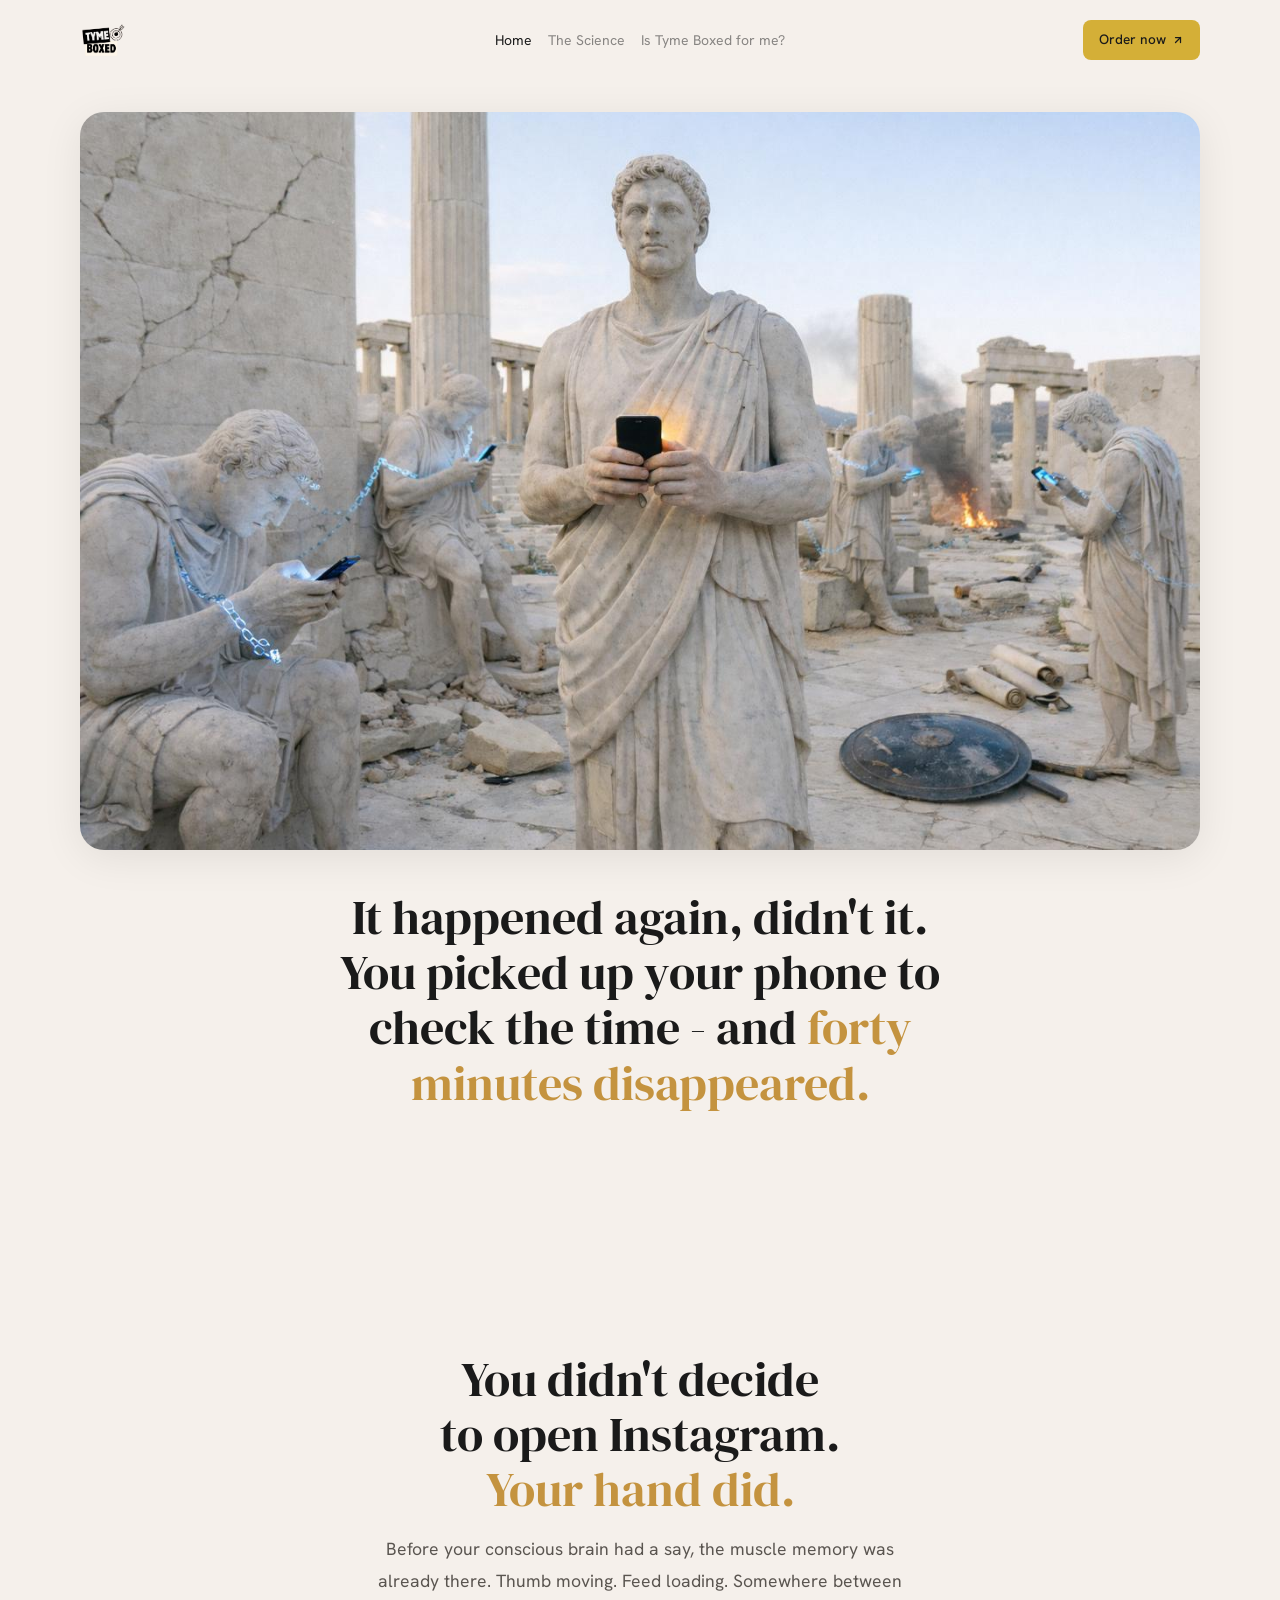
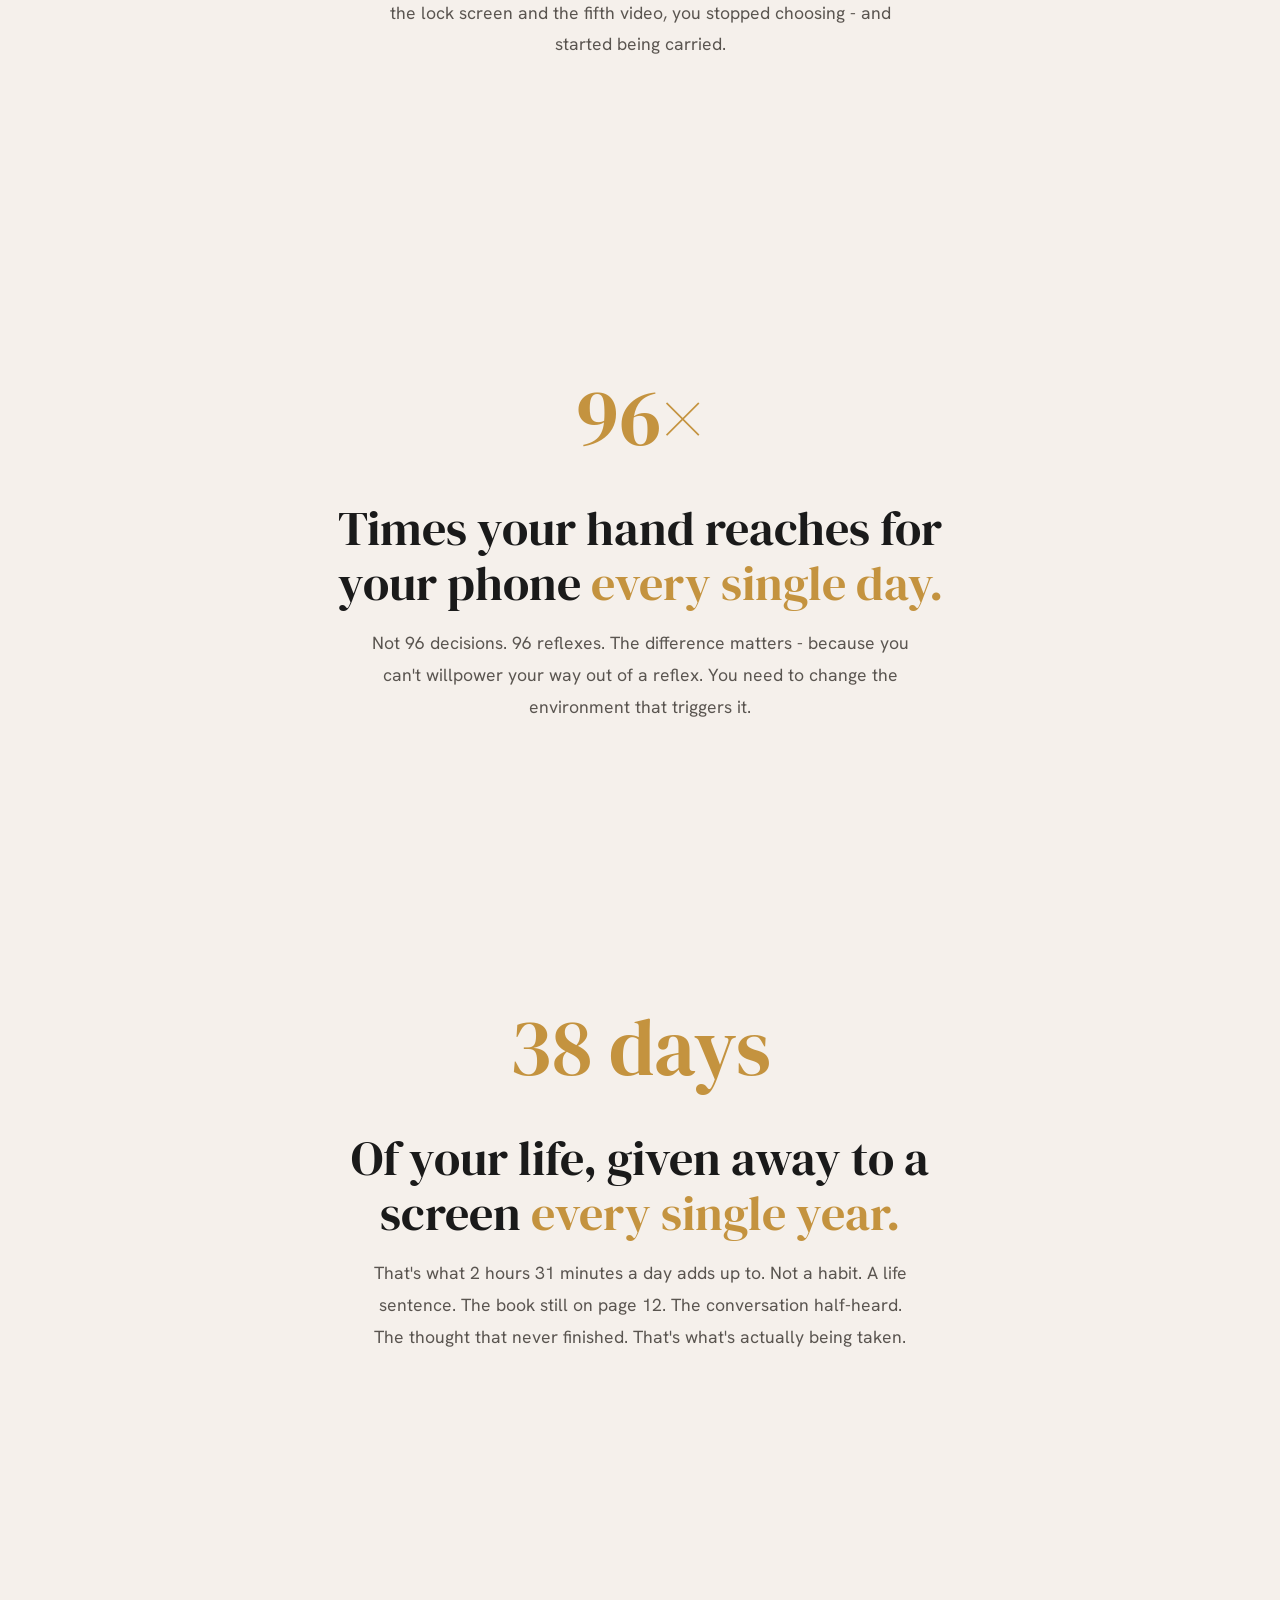
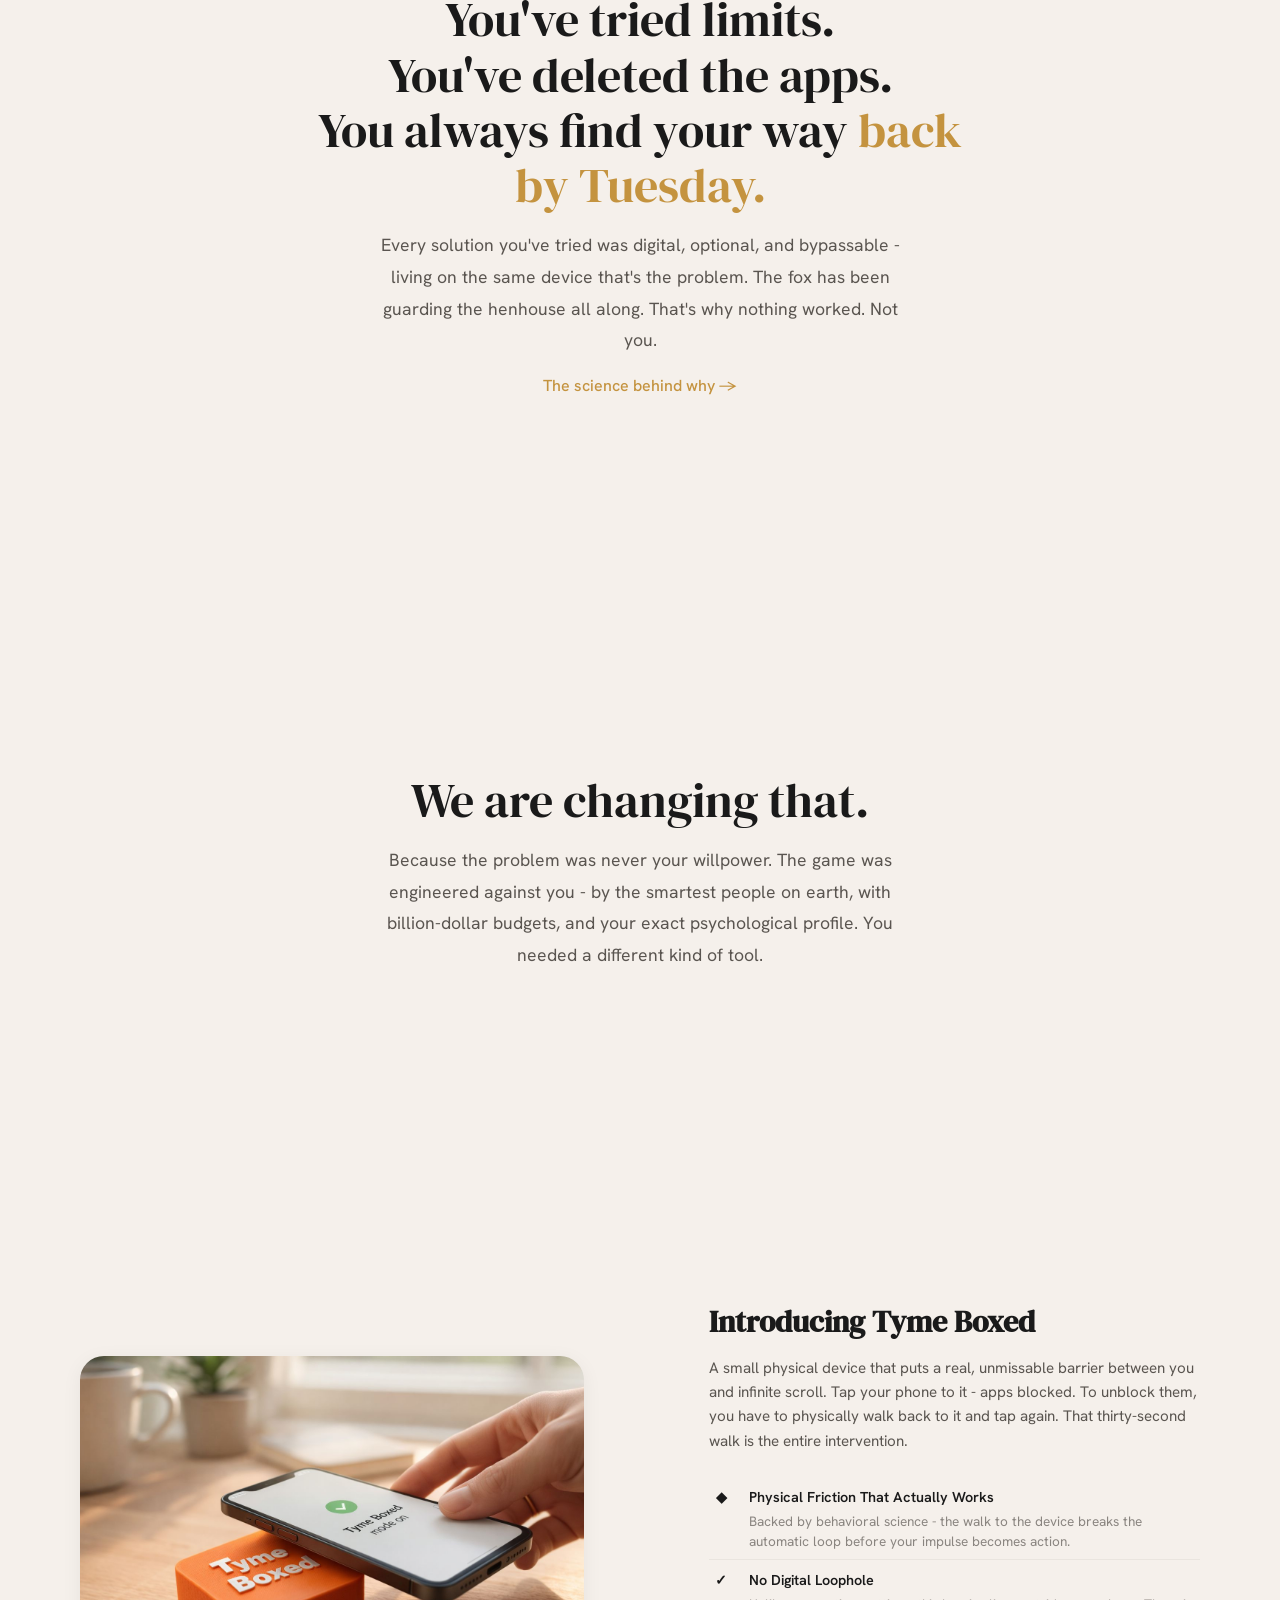
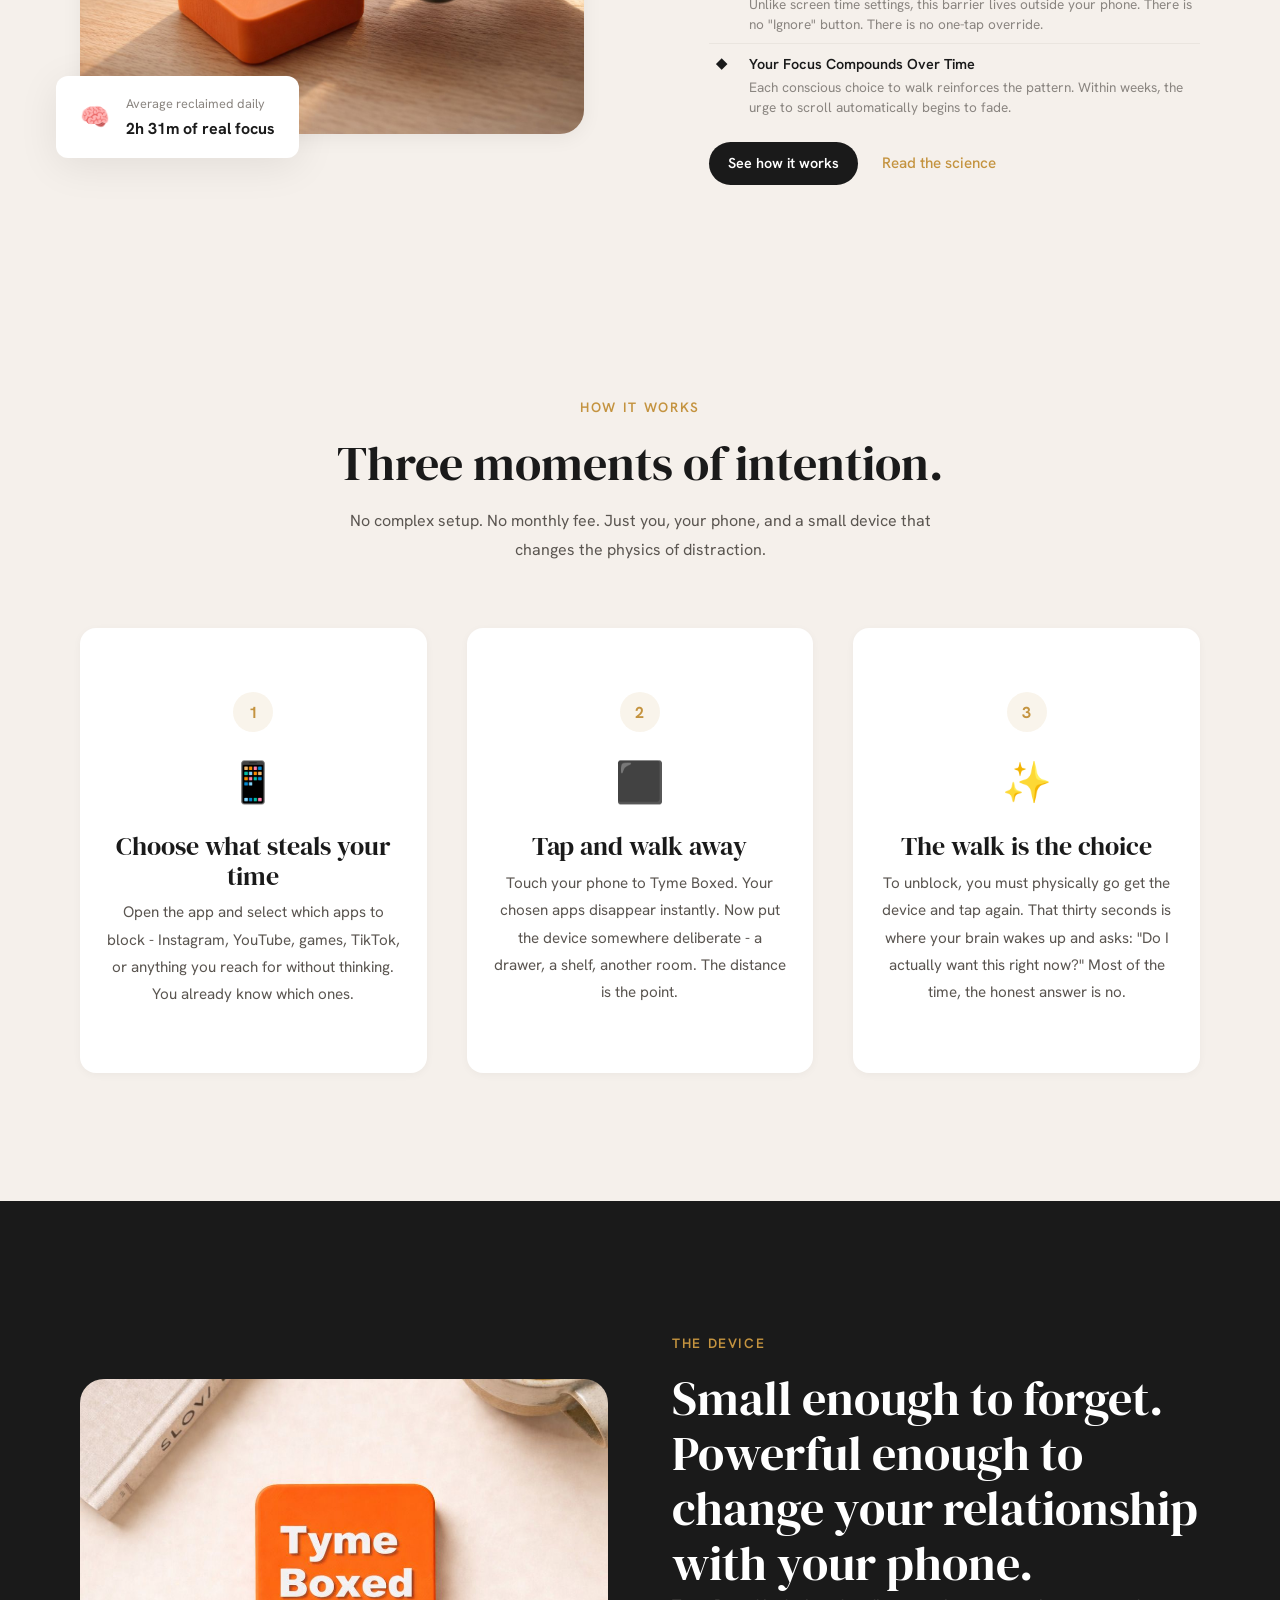
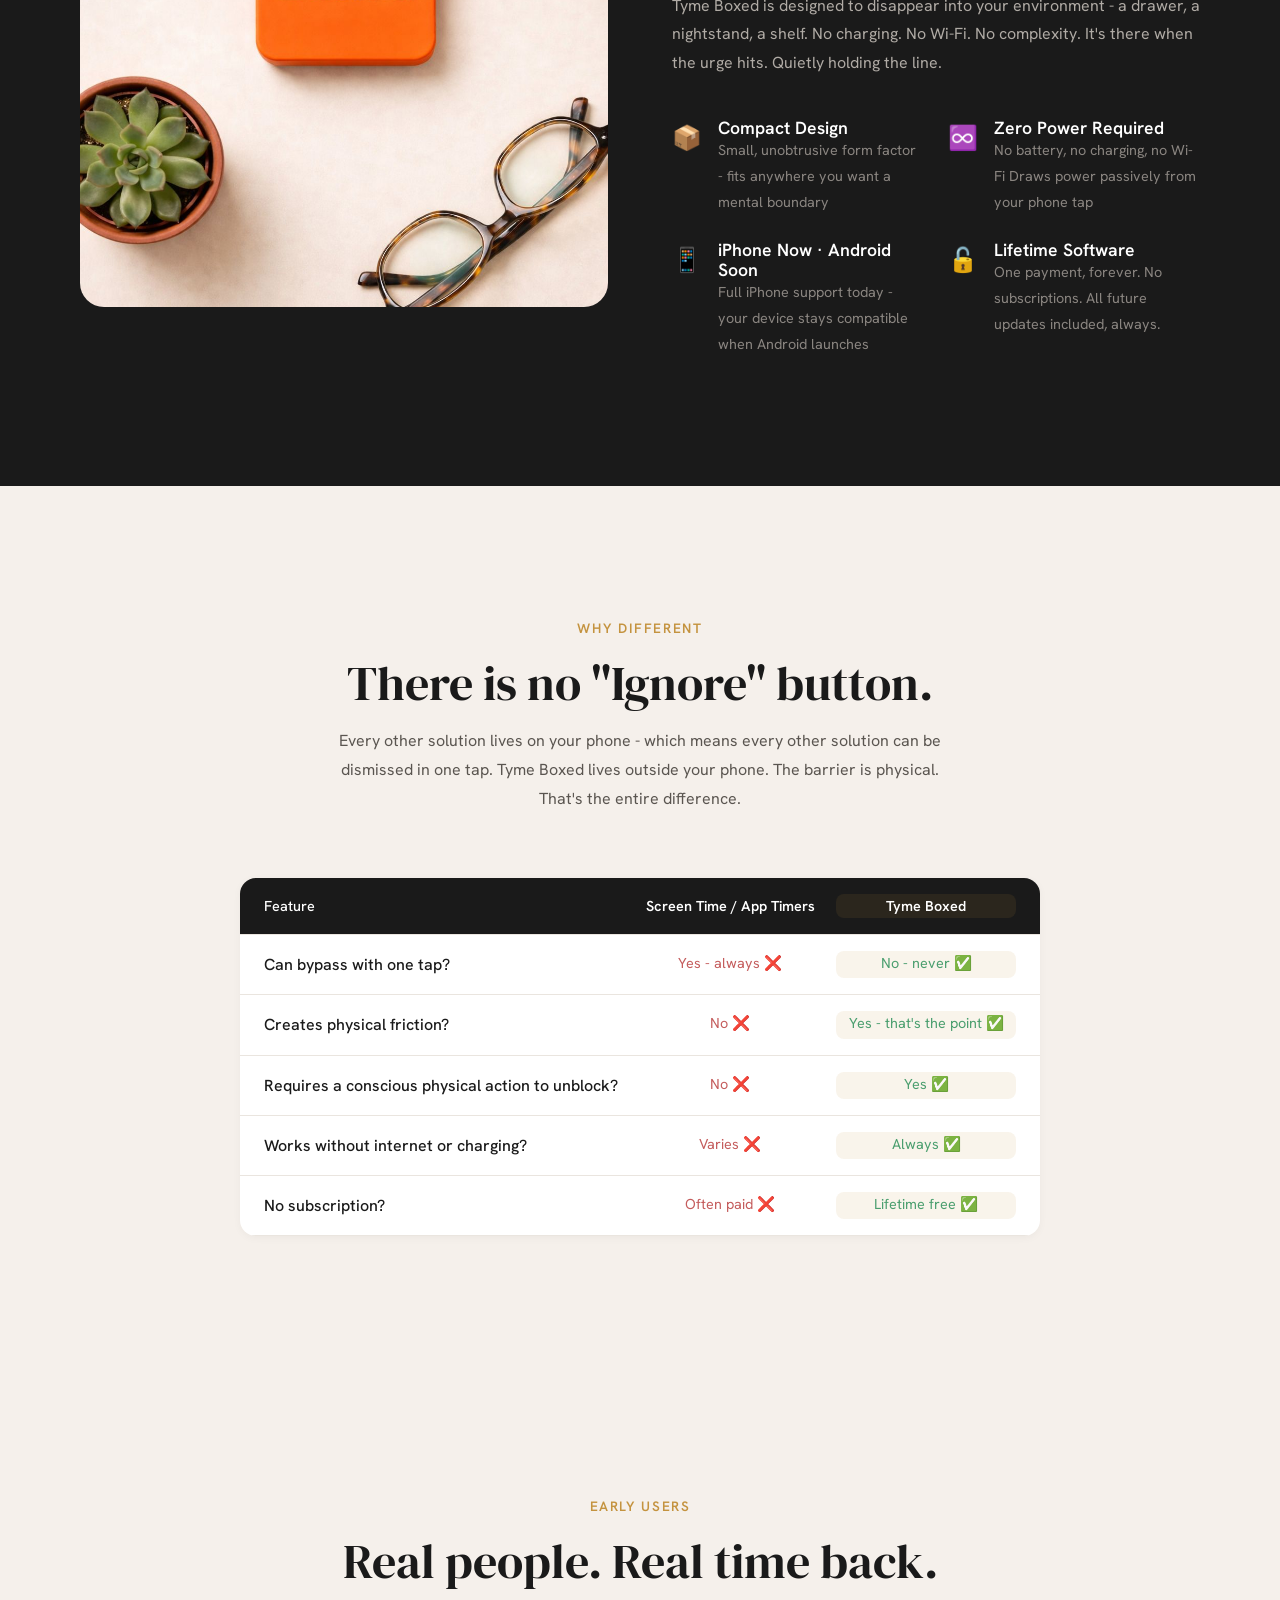
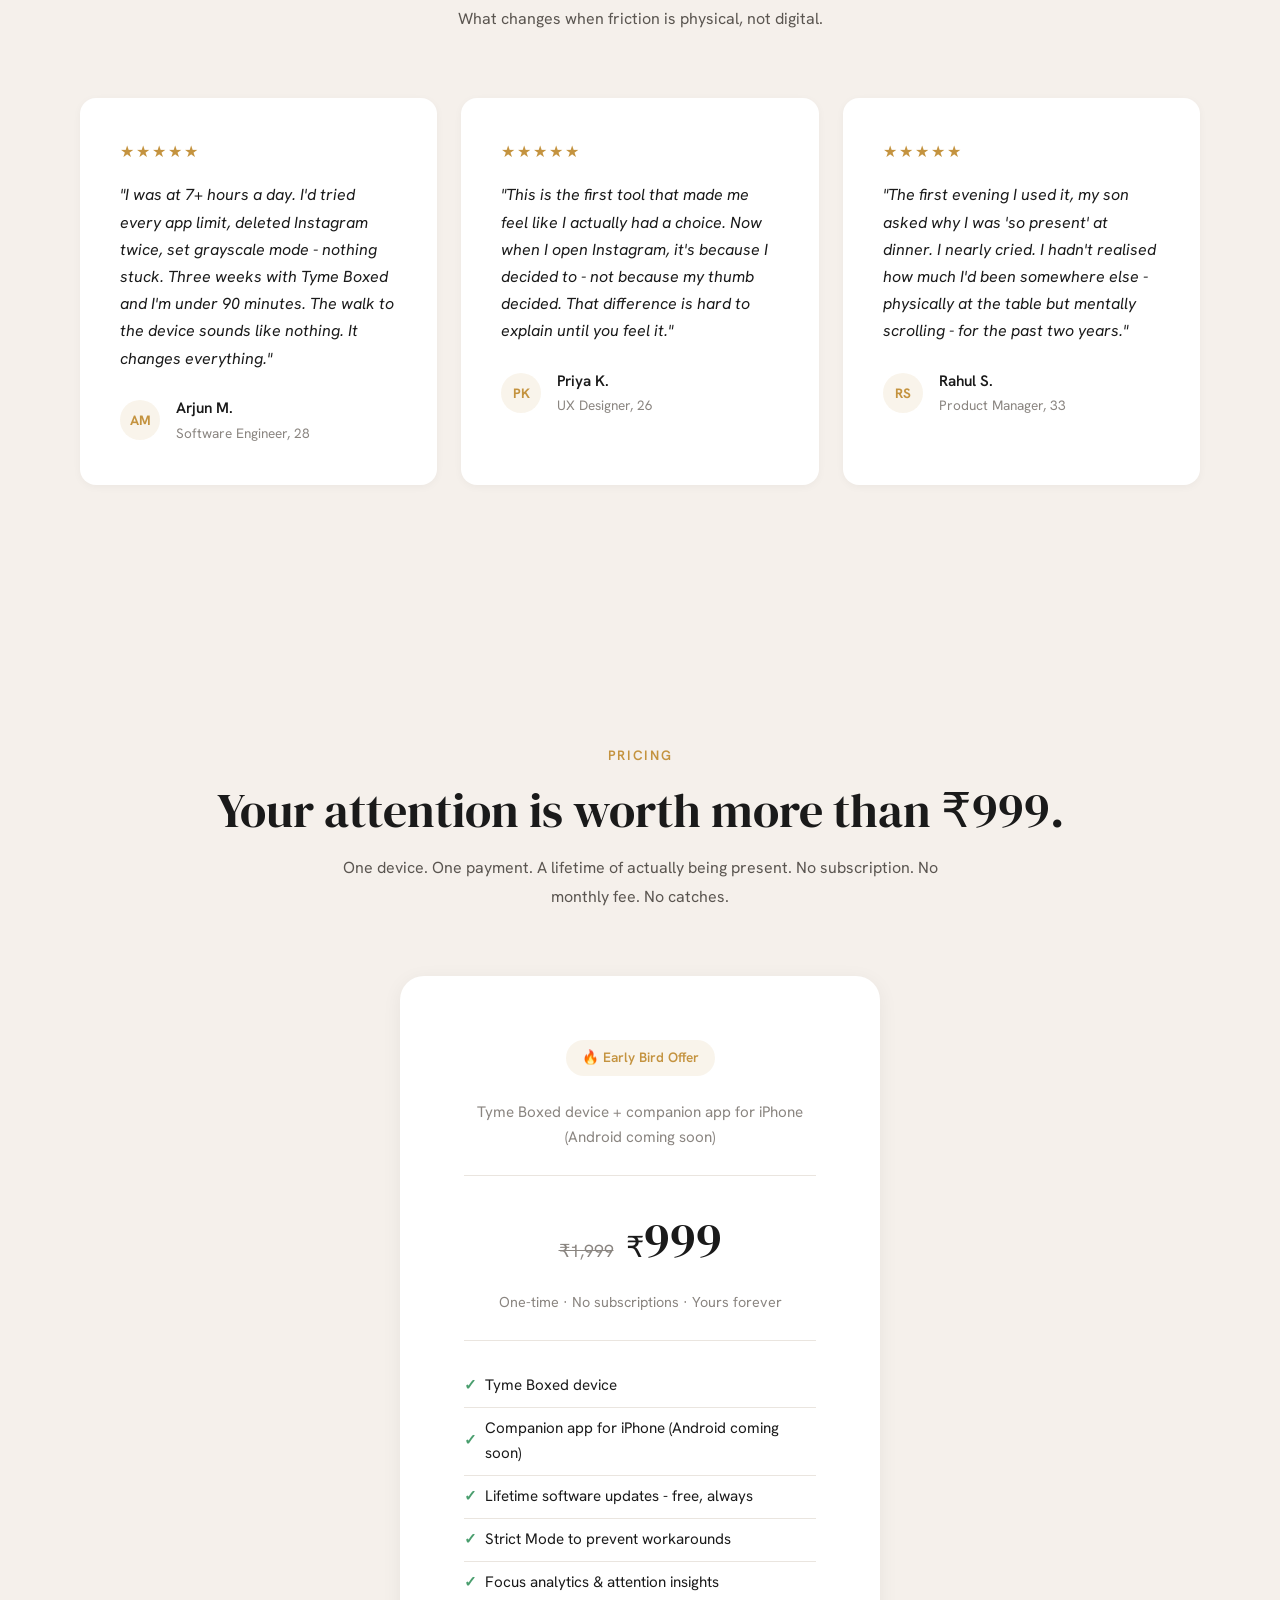
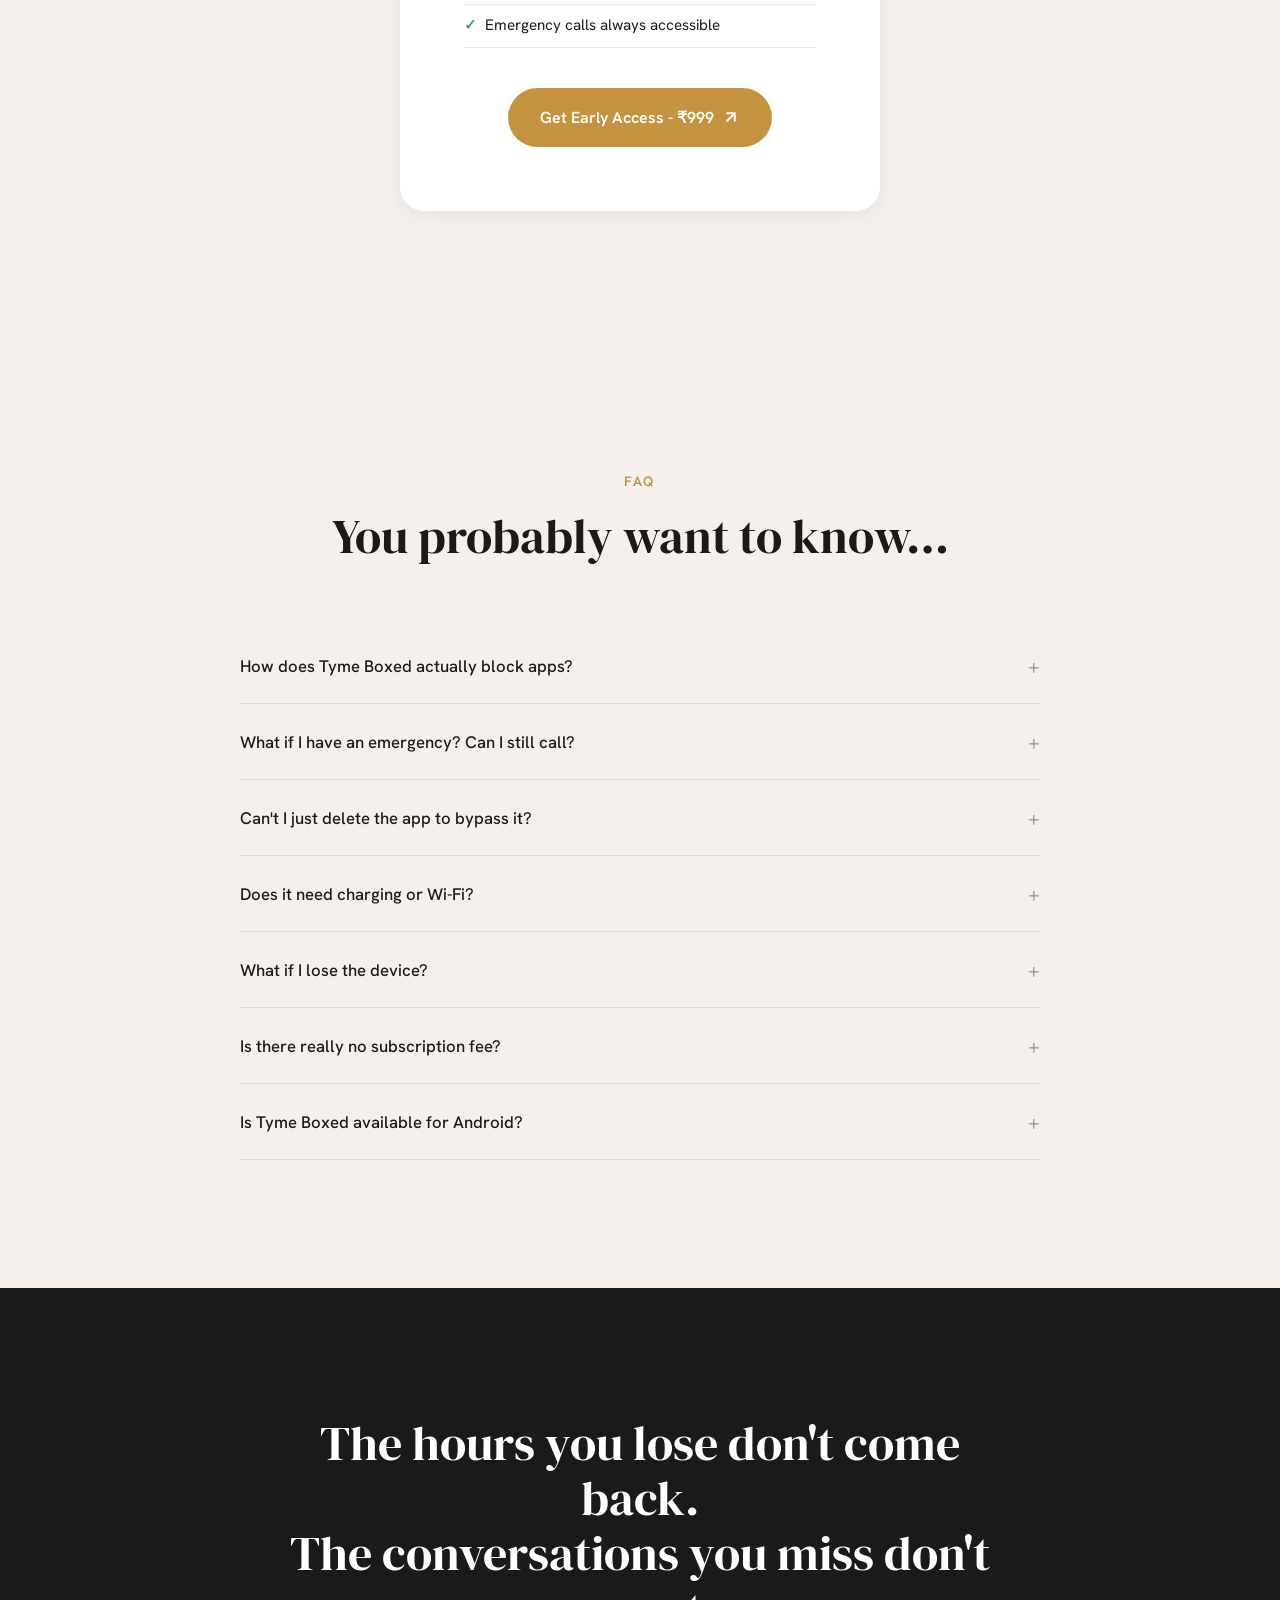
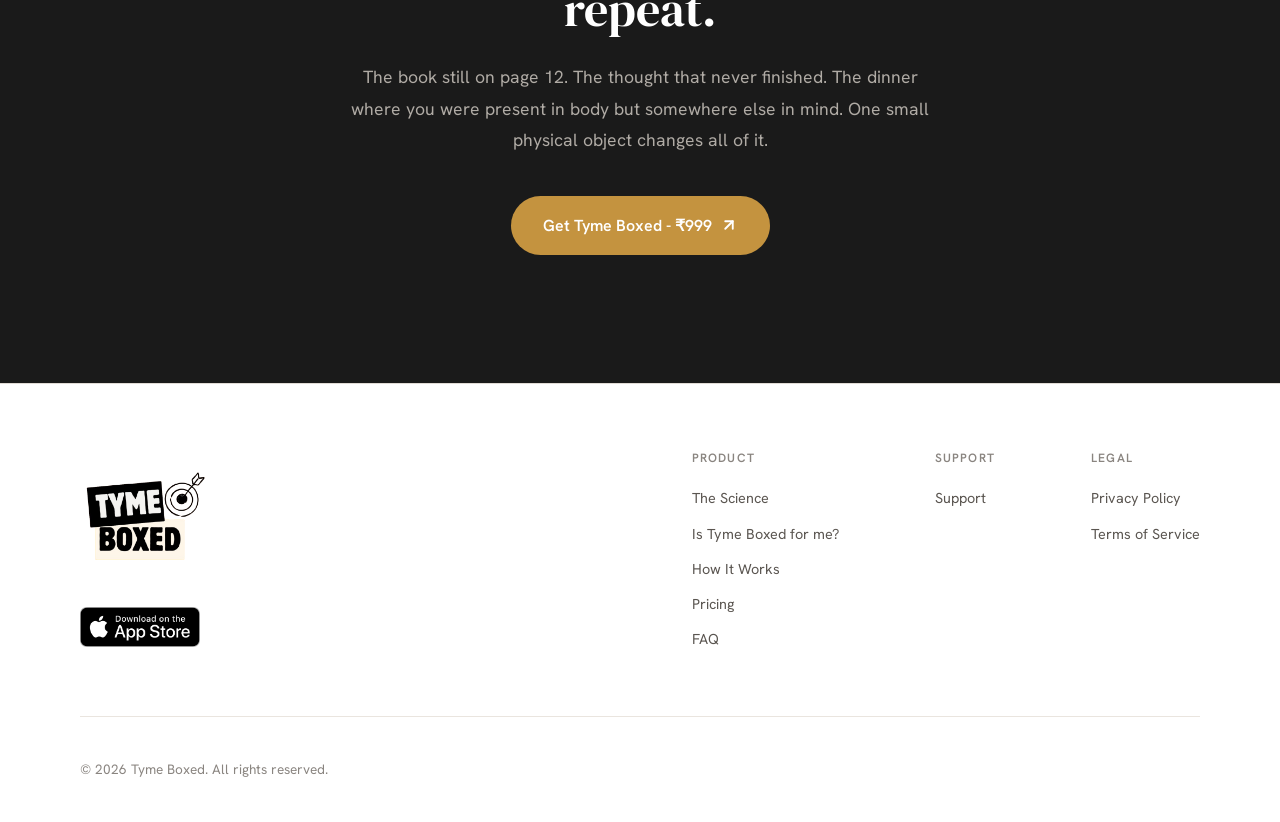
<file: index.html>
<!DOCTYPE html>
<html lang="en">

<head>
  <meta charset="UTF-8">
  <meta name="viewport" content="width=device-width, initial-scale=1.0, viewport-fit=cover">
  <title>Tyme Boxed-It happened again, didn't it.</title>
  <meta name="description"
    content="You didn't decide to open Instagram. Your hand just did it. Tyme Boxed is the first physical tool that puts a real barrier between you and the apps designed to hijack your attention.">
  <meta property="og:title" content="Tyme Boxed — Reclaim your attention. Physically.">
  <meta property="og:description"
    content="A tiny NFC device that blocks distracting apps until you physically walk to it and tap again. The walk is the intervention. ₹999 one-time.">
  <meta name="twitter:card" content="summary_large_image">
  <link rel="stylesheet" href="style.css">
  <link rel="icon" href="B11.png">
</head>

<body>

  <!-- ========== NAVIGATION ========== -->
  <nav class="navbar" id="navbar">
    <div class="container">
      <a href="index.html" class="nav-logo"><img src="B1.png" alt="Tyme Boxed"></a>
      <ul class="nav-links" id="navLinks">
        <li><a href="index.html" class="active">Home</a></li>
        <li><a href="science.html">The Science</a></li>
        <li><a href="quiz.html">Is Tyme Boxed for me?</a></li>
      </ul>
      <div class="nav-right">
        <a href="preorder.html" class="nav-cta">
          Order now
          <svg class="nav-cta-arrow" viewBox="0 0 24 24" fill="none" stroke="currentColor" stroke-width="2.5" stroke-linecap="round" stroke-linejoin="round" aria-hidden="true">
            <line x1="7" y1="17" x2="17" y2="7" />
            <polyline points="7 7 17 7 17 17" />
          </svg>
        </a>
        <button class="nav-hamburger" id="navHamburger" aria-label="Toggle menu">
          <span></span><span></span><span></span>
        </button>
      </div>
    </div>
  </nav>

  <!-- ========== HERO ========== -->
  <section class="hero" id="home">
    <div class="container hero-container">
      <div class="hero-image-wrapper reveal">
        <div class="hero-image hero-image-horizontal">
          <img src="main.jpeg" alt="Tyme Boxed device beside a phone — a physical barrier from infinite scroll"
            loading="eager">
        </div>
      </div>
      <div class="hero-text-row reveal">
        <h2 class="hero-headline">It happened again, didn't it. You picked up your phone to check the time - and <span class="accent">forty minutes disappeared.</span></h2>
      </div>
    </div>
  </section>

  <!-- ========== PROBLEM — SCROLL NARRATIVE ========== -->
  <section class="problem" id="problem">

    <div class="problem-slide">
      <div class="reveal">
        <h2>You didn't decide<br>to open Instagram.<br><span class="accent">Your hand did.</span></h2>
        <p>Before your conscious brain had a say, the muscle memory was already there. Thumb moving. Feed loading. Somewhere between the lock screen and the fifth video, you stopped choosing - and started being carried.</p>
      </div>
    </div>

    <div class="problem-slide">
      <div class="reveal">
        <span class="stat-number">96×</span>
        <h2>Times your hand reaches for your phone <span class="accent">every single day.</span></h2>
        <p>Not 96 decisions. 96 reflexes. The difference matters - because you can't willpower your way out of a reflex. You need to change the environment that triggers it.</p>
      </div>
    </div>

    <div class="problem-slide">
      <div class="reveal">
        <span class="stat-number">38 days</span>
        <h2>Of your life, given away to a screen <span class="accent">every single year.</span></h2>
        <p>That's what 2 hours 31 minutes a day adds up to. Not a habit. A life sentence. The book still on page 12. The conversation half-heard. The thought that never finished. That's what's actually being taken.</p>
      </div>
    </div>

    <div class="problem-slide">
      <div class="reveal">
        <h2>You've tried limits.<br>You've deleted the apps.<br>You always find your way <span class="accent">back by Tuesday.</span></h2>
        <p>Every solution you've tried was digital, optional, and bypassable - living on the same device that's the problem. The fox has been guarding the henhouse all along. That's why nothing worked. Not you.</p>
        <a href="science.html" class="subtle-link">The science behind why →</a>
      </div>
    </div>

  </section>

  <!-- ========== WE ARE CHANGING THAT ========== -->
  <section class="changing-section" id="changing">
    <div class="changing-slide">
      <div class="reveal">
        <h2>We are changing that.</h2>
        <p>Because the problem was never your willpower. The game was engineered against you - by the smartest people on earth, with billion-dollar budgets, and your exact psychological profile. You needed a different kind of tool.</p>
      </div>
    </div>
  </section>

  <!-- ========== INTRODUCING TYME BOXED ========== -->
  <section class="intro-section" id="intro">
    <div class="container">
      <div class="intro-card reveal">
        <div class="intro-image-wrapper">
          <div class="intro-image">
            <img src="Tab.jpeg" alt="Tyme Boxed — the physical key to your phone's most distracting apps" loading="lazy">
          </div>
          <div class="hero-float-card">
            <div class="icon">🧠</div>
            <div class="info">
              <p>Average reclaimed daily</p>
              <strong>2h 31m of real focus</strong>
            </div>
          </div>
        </div>
        <div class="intro-content">
          <h2 class="intro-heading">Introducing Tyme Boxed</h2>
          <p class="intro-description">A small physical device that puts a real, unmissable barrier between you and infinite scroll. Tap your phone to it - apps blocked. To unblock them, you have to physically walk back to it and tap again. That thirty-second walk is the entire intervention.</p>
          <ul class="intro-features">
            <li class="intro-feature reveal reveal-delay-1">
              <span class="intro-feature-icon">◆</span>
              <div>
                <strong>Physical Friction That Actually Works</strong>
                <p>Backed by behavioral science - the walk to the device breaks the automatic loop before your impulse becomes action.</p>
              </div>
            </li>
            <li class="intro-feature reveal reveal-delay-2">
              <span class="intro-feature-icon">✓</span>
              <div>
                <strong>No Digital Loophole</strong>
                <p>Unlike screen time settings, this barrier lives outside your phone. There is no "Ignore" button. There is no one-tap override.</p>
              </div>
            </li>
            <li class="intro-feature reveal reveal-delay-3">
              <span class="intro-feature-icon">◆</span>
              <div>
                <strong>Your Focus Compounds Over Time</strong>
                <p>Each conscious choice to walk reinforces the pattern. Within weeks, the urge to scroll automatically begins to fade.</p>
              </div>
            </li>
          </ul>
          <div class="intro-actions">
            <a href="#how-it-works" class="btn-intro-primary">See how it works</a>
            <a href="science.html" class="intro-link">Read the science</a>
          </div>
        </div>
      </div>
    </div>
  </section>

  <!-- ========== HOW IT WORKS ========== -->
  <section class="how-it-works" id="how-it-works">
    <div class="container">
      <div class="how-it-works-header reveal">
        <span class="section-label">How It Works</span>
        <h2>Three moments of intention.</h2>
        <p>No complex setup. No monthly fee. Just you, your phone, and a small device that changes the physics of distraction.</p>
      </div>

      <div class="steps-container">
        <div class="step reveal reveal-delay-1">
          <div class="step-number">1</div>
          <div class="step-icon">📱</div>
          <h3>Choose what steals your time</h3>
          <p>Open the app and select which apps to block - Instagram, YouTube, games, TikTok, or anything you reach for without thinking. You already know which ones.</p>
        </div>

        <div class="step reveal reveal-delay-2">
          <div class="step-number">2</div>
          <div class="step-icon">⬛</div>
          <h3>Tap and walk away</h3>
          <p>Touch your phone to Tyme Boxed. Your chosen apps disappear instantly. Now put the device somewhere deliberate - a drawer, a shelf, another room. The distance is the point.</p>
        </div>

        <div class="step reveal reveal-delay-3">
          <div class="step-number">3</div>
          <div class="step-icon">✨</div>
          <h3>The walk is the choice</h3>
          <p>To unblock, you must physically go get the device and tap again. That thirty seconds is where your brain wakes up and asks: "Do I actually want this right now?" Most of the time, the honest answer is no.</p>
        </div>
      </div>
    </div>
  </section>

  <!-- ========== PRODUCT SHOWCASE ========== -->
  <section class="product-showcase" id="product">
    <div class="container">
      <div class="product-image-wrapper reveal">
        <img src="Device.jpeg" alt="Tyme Boxed device — minimal, elegant, no charging required" loading="lazy">
      </div>
      <div class="product-details">
        <span class="section-label reveal">The Device</span>
        <h2 class="reveal">Small enough to forget.<br>Powerful enough to change your relationship with your phone.</h2>
        <p class="reveal">Tyme Boxed is designed to disappear into your environment - a drawer, a nightstand, a shelf. No charging. No Wi-Fi. No complexity. It's there when the urge hits. Quietly holding the line.</p>

        <div class="product-specs">
          <div class="spec-item reveal reveal-delay-1">
            <div class="spec-icon">📦</div>
            <div>
              <h4>Compact Design</h4>
              <p>Small, unobtrusive form factor - fits anywhere you want a mental boundary</p>
            </div>
          </div>
          <div class="spec-item reveal reveal-delay-2">
            <div class="spec-icon">♾️</div>
            <div>
              <h4>Zero Power Required</h4>
              <p>No battery, no charging, no Wi-Fi Draws power passively from your phone tap</p>
            </div>
          </div>
          <div class="spec-item reveal reveal-delay-3">
            <div class="spec-icon">📱</div>
            <div>
              <h4>iPhone Now · Android Soon</h4>
              <p>Full iPhone support today - your device stays compatible when Android launches</p>
            </div>
          </div>
          <div class="spec-item reveal reveal-delay-4">
            <div class="spec-icon">🔓</div>
            <div>
              <h4>Lifetime Software</h4>
              <p>One payment, forever. No subscriptions. All future updates included, always.</p>
            </div>
          </div>
        </div>
      </div>
    </div>
  </section>

  <!-- ========== COMPARISON ========== -->
  <section class="comparison" id="comparison">
    <div class="container">
      <div class="comparison-header reveal">
        <span class="section-label">Why Different</span>
        <h2>There is no "Ignore" button.</h2>
        <p>Every other solution lives on your phone - which means every other solution can be dismissed in one tap. Tyme Boxed lives outside your phone. The barrier is physical. That's the entire difference.</p>
      </div>

      <div class="comparison-table reveal">
        <div class="comparison-row header">
          <div class="feature">Feature</div>
          <div class="status">Screen Time / App Timers</div>
          <div class="status tyme-col">Tyme Boxed</div>
        </div>
        <div class="comparison-row">
          <div class="feature">Can bypass with one tap?</div>
          <div class="status fail">Yes - always ❌</div>
          <div class="status pass tyme-col">No - never ✅</div>
        </div>
        <div class="comparison-row">
          <div class="feature">Creates physical friction?</div>
          <div class="status fail">No ❌</div>
          <div class="status pass tyme-col">Yes - that's the point ✅</div>
        </div>
        <div class="comparison-row">
          <div class="feature">Requires a conscious physical action to unblock?</div>
          <div class="status fail">No ❌</div>
          <div class="status pass tyme-col">Yes ✅</div>
        </div>
        <div class="comparison-row">
          <div class="feature">Works without internet or charging?</div>
          <div class="status fail">Varies ❌</div>
          <div class="status pass tyme-col">Always ✅</div>
        </div>
        <div class="comparison-row">
          <div class="feature">No subscription?</div>
          <div class="status fail">Often paid ❌</div>
          <div class="status pass tyme-col">Lifetime free ✅</div>
        </div>
      </div>
    </div>
  </section>

  <!-- ========== TESTIMONIALS ========== -->
  <section class="testimonials" id="testimonials">
    <div class="container">
      <div class="testimonials-header reveal">
        <span class="section-label">Early Users</span>
        <h2>Real people. Real time back.</h2>
        <p>What changes when friction is physical, not digital.</p>
      </div>

      <div class="testimonials-grid">
        <div class="testimonial-card reveal reveal-delay-1">
          <div class="testimonial-stars">★★★★★</div>
          <blockquote>"I was at 7+ hours a day. I'd tried every app limit, deleted Instagram twice, set grayscale mode - nothing stuck. Three weeks with Tyme Boxed and I'm under 90 minutes. The walk to the device sounds like nothing. It changes everything."</blockquote>
          <div class="testimonial-author">
            <div class="testimonial-avatar">AM</div>
            <div>
              <div class="name">Arjun M.</div>
              <div class="role">Software Engineer, 28</div>
            </div>
          </div>
        </div>

        <div class="testimonial-card reveal reveal-delay-2">
          <div class="testimonial-stars">★★★★★</div>
          <blockquote>"This is the first tool that made me feel like I actually had a choice. Now when I open Instagram, it's because I decided to - not because my thumb decided. That difference is hard to explain until you feel it."</blockquote>
          <div class="testimonial-author">
            <div class="testimonial-avatar">PK</div>
            <div>
              <div class="name">Priya K.</div>
              <div class="role">UX Designer, 26</div>
            </div>
          </div>
        </div>

        <div class="testimonial-card reveal reveal-delay-3">
          <div class="testimonial-stars">★★★★★</div>
          <blockquote>"The first evening I used it, my son asked why I was 'so present' at dinner. I nearly cried. I hadn't realised how much I'd been somewhere else - physically at the table but mentally scrolling - for the past two years."</blockquote>
          <div class="testimonial-author">
            <div class="testimonial-avatar">RS</div>
            <div>
              <div class="name">Rahul S.</div>
              <div class="role">Product Manager, 33</div>
            </div>
          </div>
        </div>
      </div>
    </div>
  </section>

  <!-- ========== PRICING ========== -->
  <section class="pricing" id="pricing">
    <div class="container">
      <div class="pricing-header reveal">
        <span class="section-label">Pricing</span>
        <h2>Your attention is worth more than ₹999.</h2>
        <p>One device. One payment. A lifetime of actually being present. No subscription. No monthly fee. No catches.</p>
      </div>

      <div class="pricing-card reveal">
        <div class="pricing-badge">🔥 Early Bird Offer</div>
        <div class="product-desc">Tyme Boxed device + companion app for iPhone (Android coming soon)</div>

        <div class="price-display">
          <span class="price-original">₹1,999</span>
          <span class="price-current"><span class="currency">₹</span>999</span>
          <p class="price-period">One-time · No subscriptions · Yours forever</p>
        </div>

        <ul class="pricing-features">
          <li><span class="check">✓</span> Tyme Boxed  device</li>
          <li><span class="check">✓</span> Companion app for iPhone (Android coming soon)</li>
          <li><span class="check">✓</span> Lifetime software updates - free, always</li>
          <li><span class="check">✓</span> Strict Mode to prevent workarounds</li>
          <li><span class="check">✓</span> Focus analytics & attention insights</li>
          <li><span class="check">✓</span> Emergency calls always accessible</li>
        </ul>

        <a href="preorder.html" class="btn-primary">
          Get Early Access - ₹999
          <svg width="18" height="18" viewBox="0 0 24 24" fill="none" stroke="currentColor" stroke-width="2.5"
            stroke-linecap="round" stroke-linejoin="round">
            <line x1="7" y1="17" x2="17" y2="7" />
            <polyline points="7 7 17 7 17 17" />
          </svg>
        </a>
      </div>
    </div>
  </section>

  <!-- ========== FAQ ========== -->
  <section class="faq" id="faq">
    <div class="container">
      <div class="faq-header reveal">
        <span class="section-label">FAQ</span>
        <h2>You probably want to know…</h2>
      </div>

      <div class="faq-container">

        <div class="faq-item reveal">
          <button class="faq-question" aria-expanded="false">
            How does Tyme Boxed actually block apps?
            <span class="faq-icon">+</span>
          </button>
          <div class="faq-answer">
            <div class="faq-answer-inner">
              When you tap your iPhone to Tyme Boxed, the device communicates with the companion app to activate Screen Time restrictions on the apps you've selected. Instagram, YouTube, games - they disappear from reach. To get them back, you physically return to the device and tap again. No Wi-Fi required. No charging required. Ever.
            </div>
          </div>
        </div>

        <div class="faq-item reveal">
          <button class="faq-question" aria-expanded="false">
            What if I have an emergency? Can I still call?
            <span class="faq-icon">+</span>
          </button>
          <div class="faq-answer">
            <div class="faq-answer-inner">
              Always. Phone calls, messages, maps, and all essential apps remain fully accessible. Tyme Boxed only blocks the specific apps you select - the ones designed to keep you scrolling, not the ones that keep you safe and connected.
            </div>
          </div>
        </div>

        <div class="faq-item reveal">
          <button class="faq-question" aria-expanded="false">
            Can't I just delete the app to bypass it?
            <span class="faq-icon">+</span>
          </button>
          <div class="faq-answer">
            <div class="faq-answer-inner">
              Not with Strict Mode enabled. When active, the Tyme Boxed companion app cannot be removed during a blocking session - you'd need to tap the device first to end the session. And even without Strict Mode, the process of reinstalling and reconfiguring creates exactly the kind of deliberate friction that makes you pause and reconsider.
            </div>
          </div>
        </div>

        <div class="faq-item reveal">
          <button class="faq-question" aria-expanded="false">
            Does it need charging or Wi-Fi?
            <span class="faq-icon">+</span>
          </button>
          <div class="faq-answer">
            <div class="faq-answer-inner">
              Neither. Tyme Boxed uses NFC - the same technology as tap-to-pay - and draws power passively from your phone during the tap itself. No battery. No charging. No internet connection. It works completely offline, always, and is designed to last indefinitely.
            </div>
          </div>
        </div>

        <div class="faq-item reveal">
          <button class="faq-question" aria-expanded="false">
            What if I lose the device?
            <span class="faq-icon">+</span>
          </button>
          <div class="faq-answer">
            <div class="faq-answer-inner">
              Replacement devices are available at a significantly discounted rate for existing customers. In the meantime, you can always unblock apps from within the companion app through a deliberate multi-step process - it's intentionally not quick.
            </div>
          </div>
        </div>

        <div class="faq-item reveal">
          <button class="faq-question" aria-expanded="false">
            Is there really no subscription fee?
            <span class="faq-icon">+</span>
          </button>
          <div class="faq-answer">
            <div class="faq-answer-inner">
              Really. ₹999 once, forever. The device and the full companion app with all features - including all future software updates - are included in that single payment. We believe reclaiming your attention shouldn't cost you a monthly bill.
            </div>
          </div>
        </div>

        <div class="faq-item reveal">
          <button class="faq-question" aria-expanded="false">
            Is Tyme Boxed available for Android?
            <span class="faq-icon">+</span>
          </button>
          <div class="faq-answer">
            <div class="faq-answer-inner">
              Currently iPhone only. Android support is in active development and coming soon. When it launches, existing device owners won't need to buy new hardware - the same Tyme Boxed device will work with the Android app automatically.
            </div>
          </div>
        </div>

      </div>
    </div>
  </section>

  <!-- ========== FINAL CTA ========== -->
  <section class="final-cta">
    <div class="container">
      <h2 class="reveal">The hours you lose don't come back.<br>The conversations you miss don't repeat.</h2>
      <p class="reveal">The book still on page 12. The thought that never finished. The dinner where you were present in body but somewhere else in mind. One small physical object changes all of it.</p>
      <a href="preorder.html" class="btn-primary reveal">
        Get Tyme Boxed - ₹999
        <svg width="18" height="18" viewBox="0 0 24 24" fill="none" stroke="currentColor" stroke-width="2.5"
          stroke-linecap="round" stroke-linejoin="round">
          <line x1="7" y1="17" x2="17" y2="7" />
          <polyline points="7 7 17 7 17 17" />
        </svg>
      </a>
    </div>
  </section>

  <!-- ========== FOOTER ========== -->
  <footer class="footer">
    <div class="container">
      <div class="footer-top">
        <div class="footer-brand">
          <a href="index.html" class="footer-logo"><img src="B1.png" alt="Tyme Boxed"></a>
          <a href="https://apps.apple.com/in/app/tyme-boxed/id6759287522" target="_blank" rel="noopener noreferrer"
            class="footer-app-badge" aria-label="Download on the App Store">
            <img src="app.png" alt="Download on the App Store" class="footer-app-badge-img">
          </a>
        </div>
        <nav class="footer-nav">
          <div class="footer-nav-group">
            <span class="footer-nav-label">Product</span>
            <ul class="footer-links">
              <li><a href="science.html">The Science</a></li>
              <li><a href="quiz.html">Is Tyme Boxed for me?</a></li>
              <li><a href="index.html#how-it-works">How It Works</a></li>
              <li><a href="index.html#pricing">Pricing</a></li>
              <li><a href="index.html#faq">FAQ</a></li>
            </ul>
          </div>
          <div class="footer-nav-group">
            <span class="footer-nav-label">Support</span>
            <ul class="footer-links">
              <li><a href="support.html">Support</a></li>
            </ul>
          </div>
          <div class="footer-nav-group">
            <span class="footer-nav-label">Legal</span>
            <ul class="footer-links">
              <li><a href="privacy.html">Privacy Policy</a></li>
              <li><a href="terms.html">Terms of Service</a></li>
            </ul>
          </div>
        </nav>
      </div>
      <div class="footer-bottom">
        <p class="footer-copy">&copy; 2026 Tyme Boxed. All rights reserved.</p>
      </div>
    </div>
  </footer>

  <script src="script.js"></script>
</body>

</html>
</file>
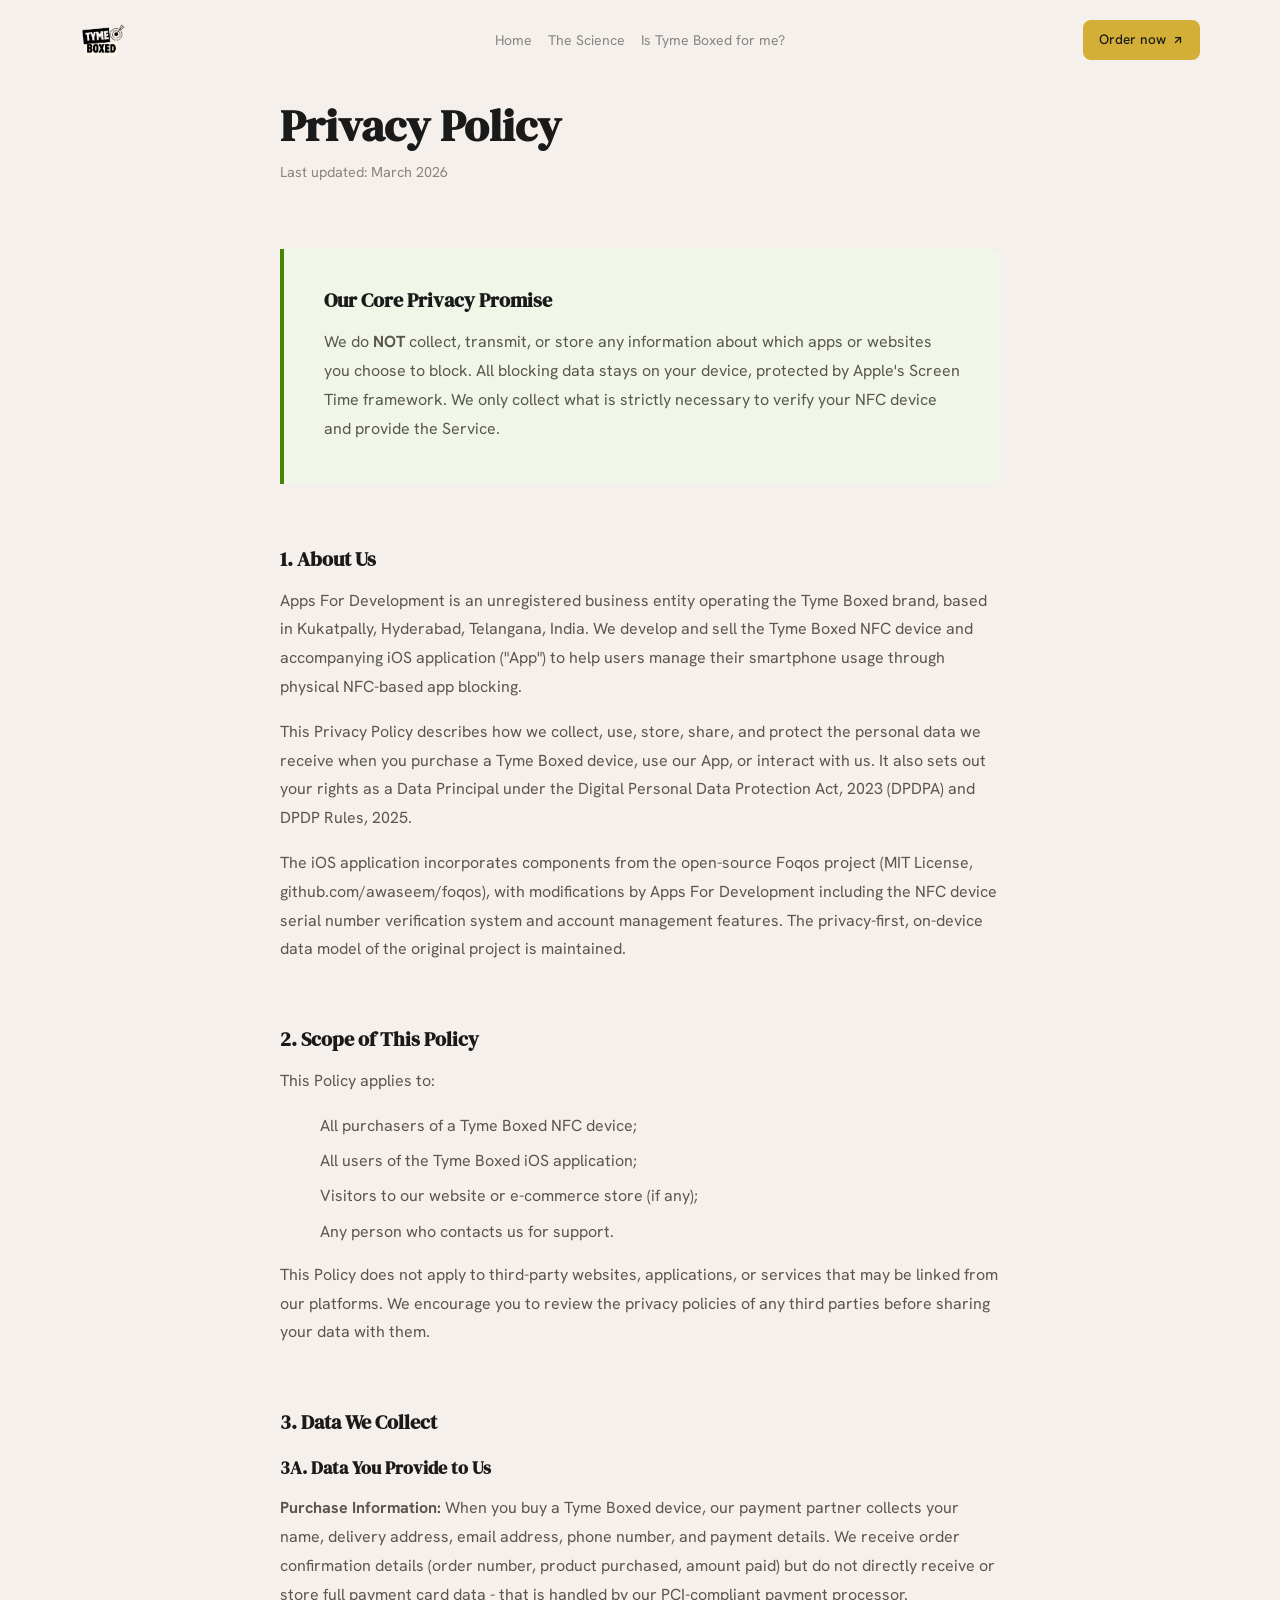
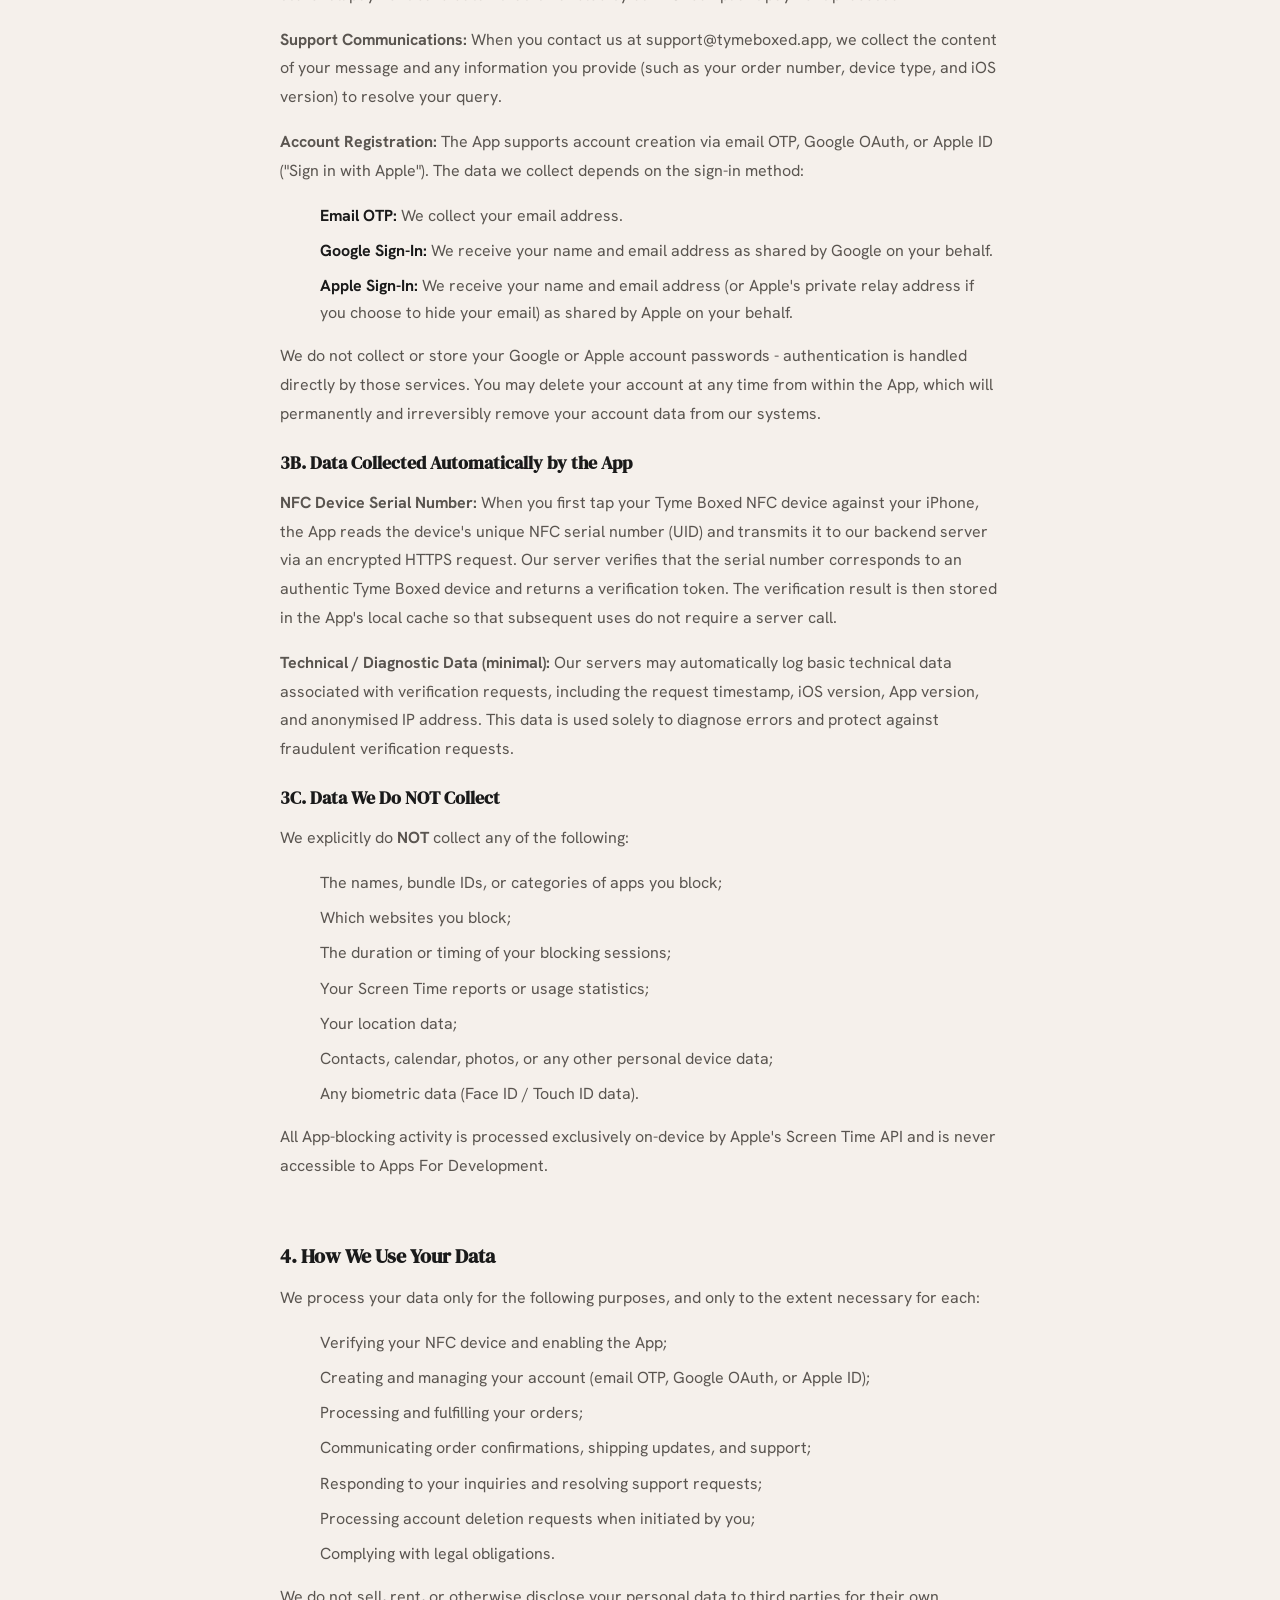
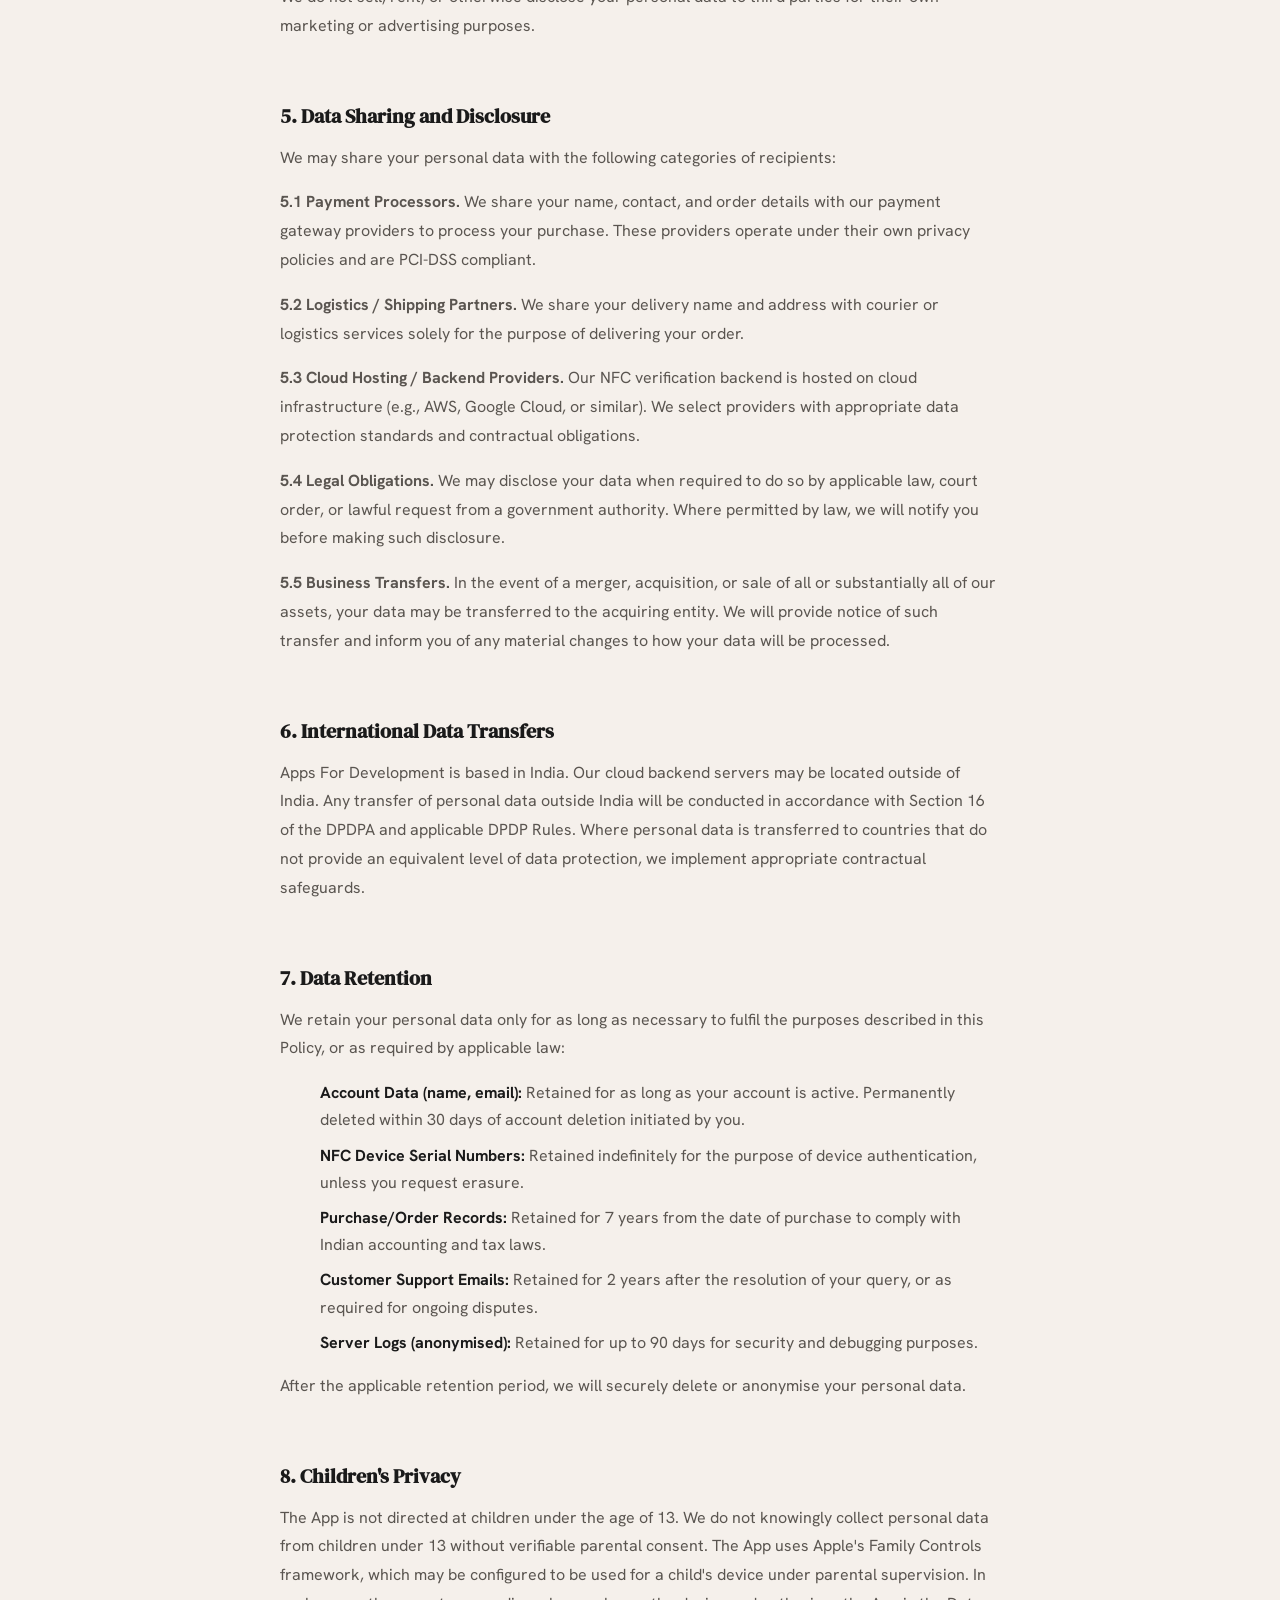
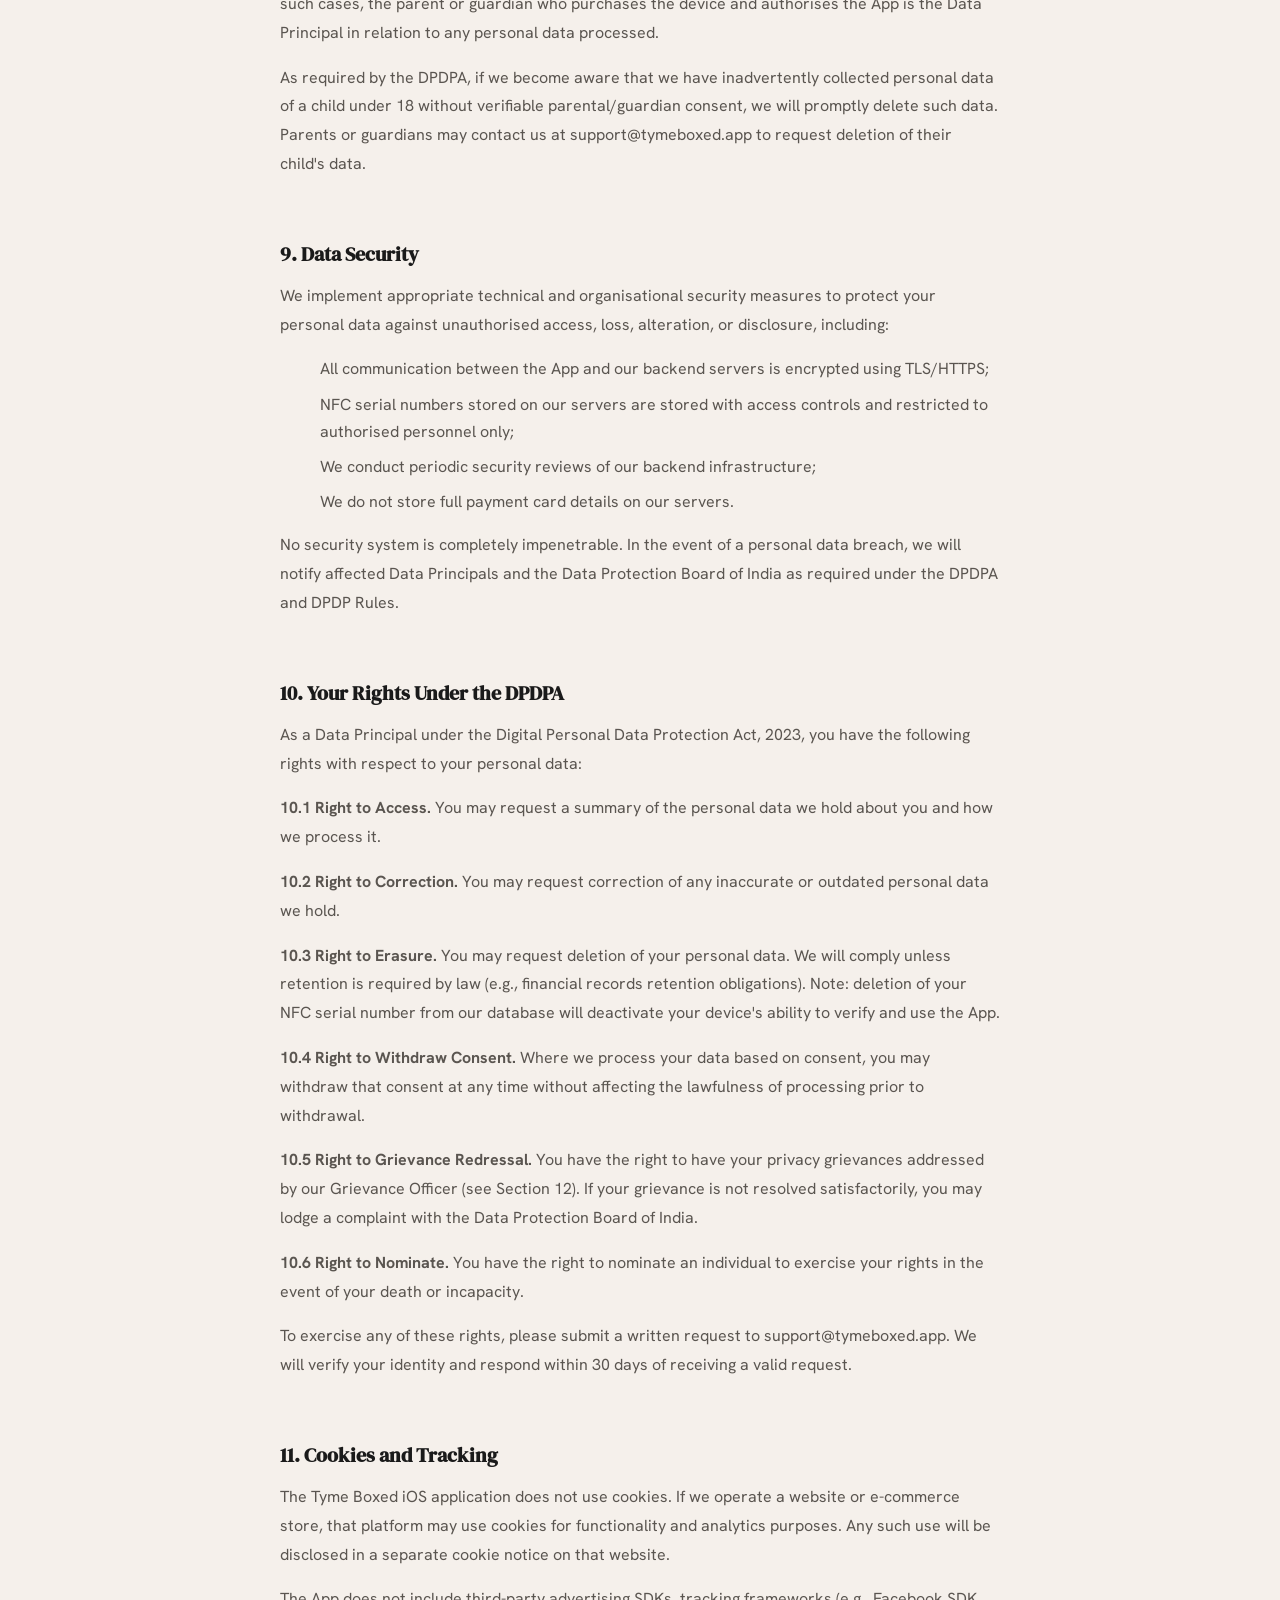
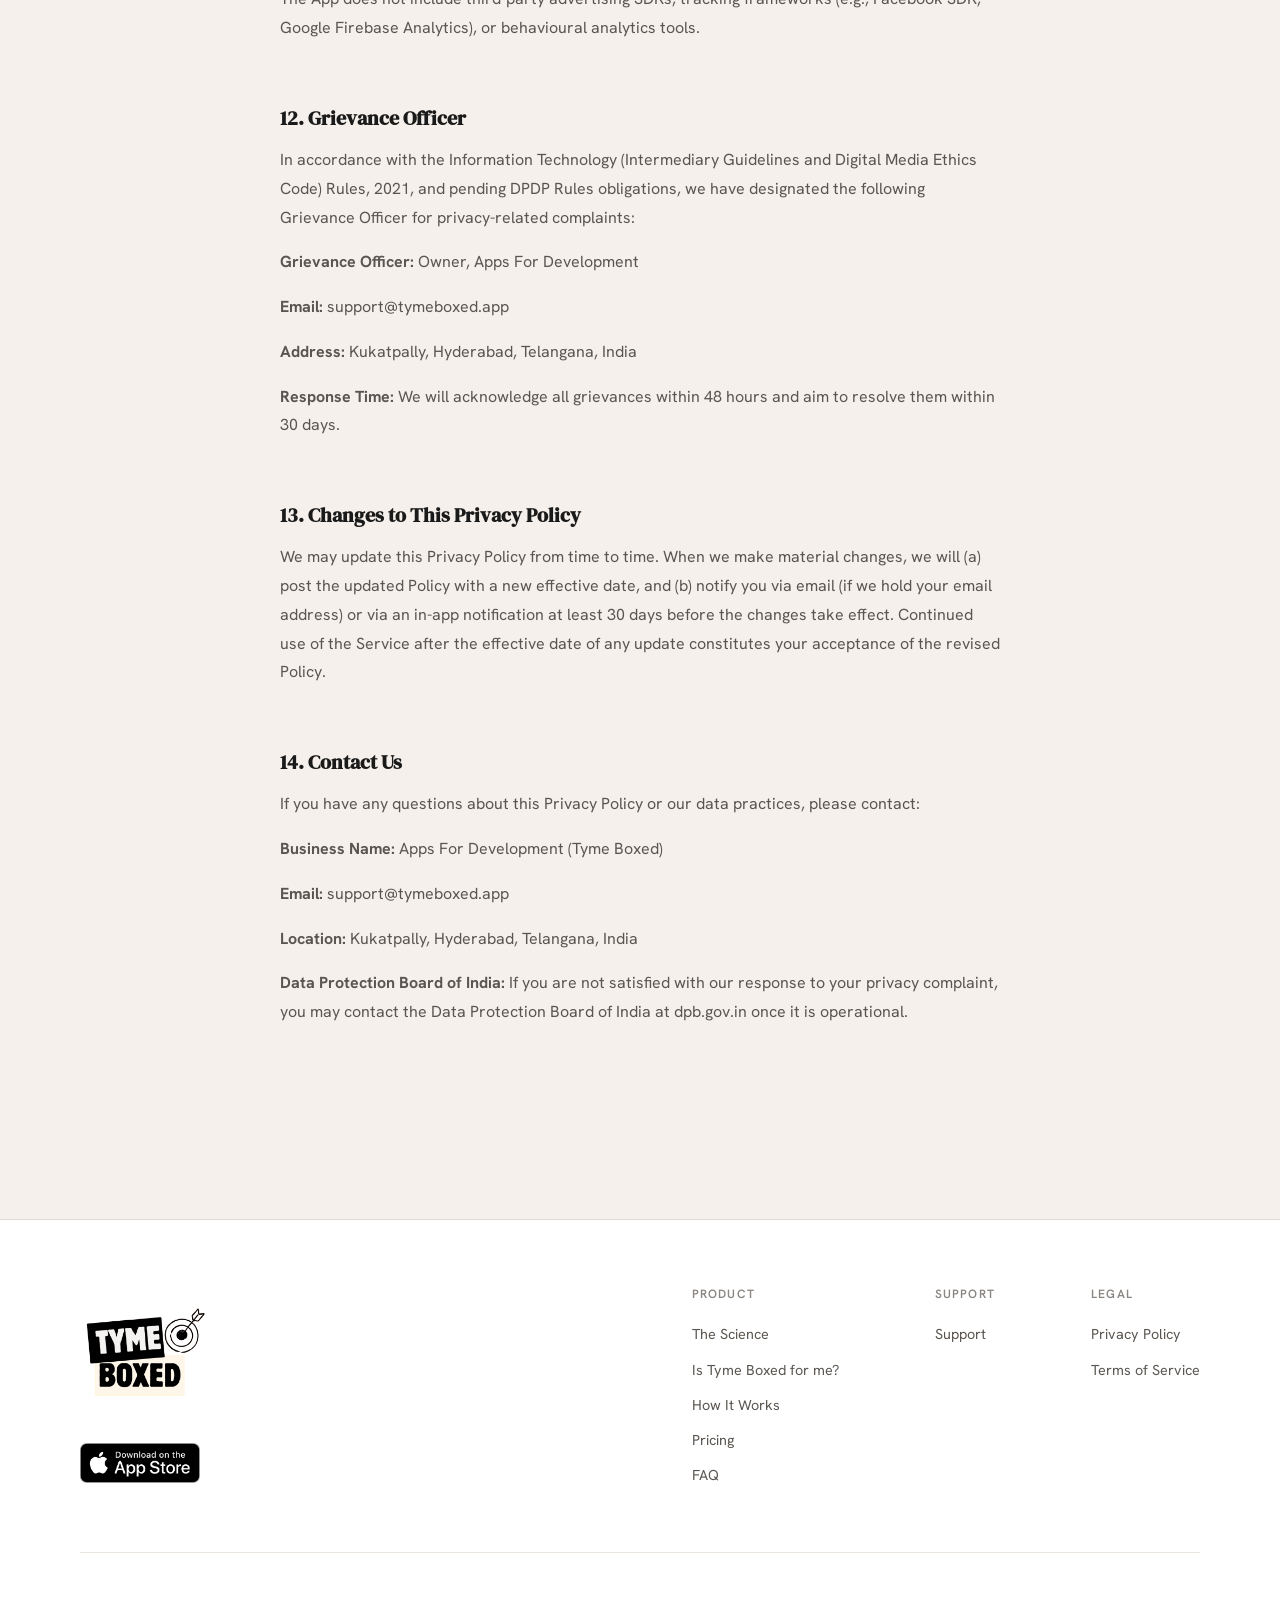
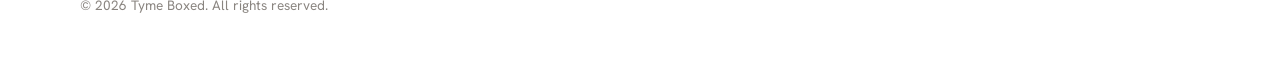
<file: privacy.html>
<!DOCTYPE html>
<html lang="en">

<head>
  <meta charset="UTF-8">
  <meta name="viewport" content="width=device-width, initial-scale=1.0, viewport-fit=cover">
  <title>Privacy Policy - Tyme Boxed</title>
  <meta name="description" content="Privacy Policy for Tyme Boxed. Learn how we collect, use, and protect your information.">
  <link rel="stylesheet" href="style.css">
   <link rel="icon" href="B11.png">
</head>

<body>

  <!-- ========== NAVIGATION ========== -->
  <nav class="navbar" id="navbar">
    <div class="container">
      <a href="index.html" class="nav-logo"><img src="B1.png" alt="Tyme Boxed"></a>
      <ul class="nav-links" id="navLinks">
        <li><a href="index.html">Home</a></li>
        <li><a href="science.html">The Science</a></li>
        <li><a href="quiz.html">Is Tyme Boxed for me?</a></li>
      </ul>
      <div class="nav-right">
        <a href="preorder.html" class="nav-cta">
          Order now
          <svg class="nav-cta-arrow" viewBox="0 0 24 24" fill="none" stroke="currentColor" stroke-width="2.5" stroke-linecap="round" stroke-linejoin="round" aria-hidden="true">
            <line x1="7" y1="17" x2="17" y2="7" />
            <polyline points="7 7 17 7 17 17" />
          </svg>
        </a>
        <button class="nav-hamburger" id="navHamburger" aria-label="Toggle menu">
          <span></span><span></span><span></span>
        </button>
      </div>
    </div>
  </nav>

  <!-- ========== PRIVACY POLICY ========== -->
  <div class="legal-page">
    <div class="legal-content">
      <h1 class="legal-title">Privacy Policy</h1>
      <p class="legal-updated">Last updated: March 2026</p>

      <section class="legal-section legal-highlight">
        <h2>Our Core Privacy Promise</h2>
        <p>We do <strong>NOT</strong> collect, transmit, or store any information about which apps or websites you choose to block. All blocking data stays on your device, protected by Apple's Screen Time framework. We only collect what is strictly necessary to verify your NFC device and provide the Service.</p>
      </section>

      <section class="legal-section">
        <h2>1. About Us</h2>
        <p>Apps For Development is an unregistered business entity operating the Tyme Boxed brand, based in Kukatpally, Hyderabad, Telangana, India. We develop and sell the Tyme Boxed NFC device and accompanying iOS application ("App") to help users manage their smartphone usage through physical NFC-based app blocking.</p>
        <p>This Privacy Policy describes how we collect, use, store, share, and protect the personal data we receive when you purchase a Tyme Boxed device, use our App, or interact with us. It also sets out your rights as a Data Principal under the Digital Personal Data Protection Act, 2023 (DPDPA) and DPDP Rules, 2025.</p>
        <p>The iOS application incorporates components from the open-source Foqos project (MIT License, github.com/awaseem/foqos), with modifications by Apps For Development including the NFC device serial number verification system and account management features. The privacy-first, on-device data model of the original project is maintained.</p>
      </section>

      <section class="legal-section">
        <h2>2. Scope of This Policy</h2>
        <p>This Policy applies to:</p>
        <ul class="legal-list">
          <li>All purchasers of a Tyme Boxed NFC device;</li>
          <li>All users of the Tyme Boxed iOS application;</li>
          <li>Visitors to our website or e-commerce store (if any);</li>
          <li>Any person who contacts us for support.</li>
        </ul>
        <p>This Policy does not apply to third-party websites, applications, or services that may be linked from our platforms. We encourage you to review the privacy policies of any third parties before sharing your data with them.</p>
      </section>

      <section class="legal-section">
        <h2>3. Data We Collect</h2>
        
        <h3>3A. Data You Provide to Us</h3>
        <p><strong>Purchase Information:</strong> When you buy a Tyme Boxed device, our payment partner collects your name, delivery address, email address, phone number, and payment details. We receive order confirmation details (order number, product purchased, amount paid) but do not directly receive or store full payment card data - that is handled by our PCI-compliant payment processor.</p>
        <p><strong>Support Communications:</strong> When you contact us at support@tymeboxed.app, we collect the content of your message and any information you provide (such as your order number, device type, and iOS version) to resolve your query.</p>
        <p><strong>Account Registration:</strong> The App supports account creation via email OTP, Google OAuth, or Apple ID ("Sign in with Apple"). The data we collect depends on the sign-in method:</p>
        <ul class="legal-list">
          <li><strong>Email OTP:</strong> We collect your email address.</li>
          <li><strong>Google Sign-In:</strong> We receive your name and email address as shared by Google on your behalf.</li>
          <li><strong>Apple Sign-In:</strong> We receive your name and email address (or Apple's private relay address if you choose to hide your email) as shared by Apple on your behalf.</li>
        </ul>
        <p>We do not collect or store your Google or Apple account passwords - authentication is handled directly by those services. You may delete your account at any time from within the App, which will permanently and irreversibly remove your account data from our systems.</p>
        
        <h3>3B. Data Collected Automatically by the App</h3>
        <p><strong>NFC Device Serial Number:</strong> When you first tap your Tyme Boxed NFC device against your iPhone, the App reads the device's unique NFC serial number (UID) and transmits it to our backend server via an encrypted HTTPS request. Our server verifies that the serial number corresponds to an authentic Tyme Boxed device and returns a verification token. The verification result is then stored in the App's local cache so that subsequent uses do not require a server call.</p>
        <p><strong>Technical / Diagnostic Data (minimal):</strong> Our servers may automatically log basic technical data associated with verification requests, including the request timestamp, iOS version, App version, and anonymised IP address. This data is used solely to diagnose errors and protect against fraudulent verification requests.</p>
        
        <h3>3C. Data We Do NOT Collect</h3>
        <p>We explicitly do <strong>NOT</strong> collect any of the following:</p>
        <ul class="legal-list">
          <li>The names, bundle IDs, or categories of apps you block;</li>
          <li>Which websites you block;</li>
          <li>The duration or timing of your blocking sessions;</li>
          <li>Your Screen Time reports or usage statistics;</li>
          <li>Your location data;</li>
          <li>Contacts, calendar, photos, or any other personal device data;</li>
          <li>Any biometric data (Face ID / Touch ID data).</li>
        </ul>
        <p>All App-blocking activity is processed exclusively on-device by Apple's Screen Time API and is never accessible to Apps For Development.</p>
      </section>

      <section class="legal-section">
        <h2>4. How We Use Your Data</h2>
        <p>We process your data only for the following purposes, and only to the extent necessary for each:</p>
        <ul class="legal-list">
          <li>Verifying your NFC device and enabling the App;</li>
          <li>Creating and managing your account (email OTP, Google OAuth, or Apple ID);</li>
          <li>Processing and fulfilling your orders;</li>
          <li>Communicating order confirmations, shipping updates, and support;</li>
          <li>Responding to your inquiries and resolving support requests;</li>
          <li>Processing account deletion requests when initiated by you;</li>
          <li>Complying with legal obligations.</li>
        </ul>
        <p>We do not sell, rent, or otherwise disclose your personal data to third parties for their own marketing or advertising purposes.</p>
      </section>

      <section class="legal-section">
        <h2>5. Data Sharing and Disclosure</h2>
        <p>We may share your personal data with the following categories of recipients:</p>
        <p><strong>5.1 Payment Processors.</strong> We share your name, contact, and order details with our payment gateway providers to process your purchase. These providers operate under their own privacy policies and are PCI-DSS compliant.</p>
        <p><strong>5.2 Logistics / Shipping Partners.</strong> We share your delivery name and address with courier or logistics services solely for the purpose of delivering your order.</p>
        <p><strong>5.3 Cloud Hosting / Backend Providers.</strong> Our NFC verification backend is hosted on cloud infrastructure (e.g., AWS, Google Cloud, or similar). We select providers with appropriate data protection standards and contractual obligations.</p>
        <p><strong>5.4 Legal Obligations.</strong> We may disclose your data when required to do so by applicable law, court order, or lawful request from a government authority. Where permitted by law, we will notify you before making such disclosure.</p>
        <p><strong>5.5 Business Transfers.</strong> In the event of a merger, acquisition, or sale of all or substantially all of our assets, your data may be transferred to the acquiring entity. We will provide notice of such transfer and inform you of any material changes to how your data will be processed.</p>
      </section>

      <section class="legal-section">
        <h2>6. International Data Transfers</h2>
        <p>Apps For Development is based in India. Our cloud backend servers may be located outside of India. Any transfer of personal data outside India will be conducted in accordance with Section 16 of the DPDPA and applicable DPDP Rules. Where personal data is transferred to countries that do not provide an equivalent level of data protection, we implement appropriate contractual safeguards.</p>
      </section>

      <section class="legal-section">
        <h2>7. Data Retention</h2>
        <p>We retain your personal data only for as long as necessary to fulfil the purposes described in this Policy, or as required by applicable law:</p>
        <ul class="legal-list">
          <li><strong>Account Data (name, email):</strong> Retained for as long as your account is active. Permanently deleted within 30 days of account deletion initiated by you.</li>
          <li><strong>NFC Device Serial Numbers:</strong> Retained indefinitely for the purpose of device authentication, unless you request erasure.</li>
          <li><strong>Purchase/Order Records:</strong> Retained for 7 years from the date of purchase to comply with Indian accounting and tax laws.</li>
          <li><strong>Customer Support Emails:</strong> Retained for 2 years after the resolution of your query, or as required for ongoing disputes.</li>
          <li><strong>Server Logs (anonymised):</strong> Retained for up to 90 days for security and debugging purposes.</li>
        </ul>
        <p>After the applicable retention period, we will securely delete or anonymise your personal data.</p>
      </section>

      <section class="legal-section">
        <h2>8. Children's Privacy</h2>
        <p>The App is not directed at children under the age of 13. We do not knowingly collect personal data from children under 13 without verifiable parental consent. The App uses Apple's Family Controls framework, which may be configured to be used for a child's device under parental supervision. In such cases, the parent or guardian who purchases the device and authorises the App is the Data Principal in relation to any personal data processed.</p>
        <p>As required by the DPDPA, if we become aware that we have inadvertently collected personal data of a child under 18 without verifiable parental/guardian consent, we will promptly delete such data. Parents or guardians may contact us at support@tymeboxed.app to request deletion of their child's data.</p>
      </section>

      <section class="legal-section">
        <h2>9. Data Security</h2>
        <p>We implement appropriate technical and organisational security measures to protect your personal data against unauthorised access, loss, alteration, or disclosure, including:</p>
        <ul class="legal-list">
          <li>All communication between the App and our backend servers is encrypted using TLS/HTTPS;</li>
          <li>NFC serial numbers stored on our servers are stored with access controls and restricted to authorised personnel only;</li>
          <li>We conduct periodic security reviews of our backend infrastructure;</li>
          <li>We do not store full payment card details on our servers.</li>
        </ul>
        <p>No security system is completely impenetrable. In the event of a personal data breach, we will notify affected Data Principals and the Data Protection Board of India as required under the DPDPA and DPDP Rules.</p>
      </section>

      <section class="legal-section">
        <h2>10. Your Rights Under the DPDPA</h2>
        <p>As a Data Principal under the Digital Personal Data Protection Act, 2023, you have the following rights with respect to your personal data:</p>
        <p><strong>10.1 Right to Access.</strong> You may request a summary of the personal data we hold about you and how we process it.</p>
        <p><strong>10.2 Right to Correction.</strong> You may request correction of any inaccurate or outdated personal data we hold.</p>
        <p><strong>10.3 Right to Erasure.</strong> You may request deletion of your personal data. We will comply unless retention is required by law (e.g., financial records retention obligations). Note: deletion of your NFC serial number from our database will deactivate your device's ability to verify and use the App.</p>
        <p><strong>10.4 Right to Withdraw Consent.</strong> Where we process your data based on consent, you may withdraw that consent at any time without affecting the lawfulness of processing prior to withdrawal.</p>
        <p><strong>10.5 Right to Grievance Redressal.</strong> You have the right to have your privacy grievances addressed by our Grievance Officer (see Section 12). If your grievance is not resolved satisfactorily, you may lodge a complaint with the Data Protection Board of India.</p>
        <p><strong>10.6 Right to Nominate.</strong> You have the right to nominate an individual to exercise your rights in the event of your death or incapacity.</p>
        <p>To exercise any of these rights, please submit a written request to support@tymeboxed.app. We will verify your identity and respond within 30 days of receiving a valid request.</p>
      </section>

      <section class="legal-section">
        <h2>11. Cookies and Tracking</h2>
        <p>The Tyme Boxed iOS application does not use cookies. If we operate a website or e-commerce store, that platform may use cookies for functionality and analytics purposes. Any such use will be disclosed in a separate cookie notice on that website.</p>
        <p>The App does not include third-party advertising SDKs, tracking frameworks (e.g., Facebook SDK, Google Firebase Analytics), or behavioural analytics tools.</p>
      </section>

      <section class="legal-section">
        <h2>12. Grievance Officer</h2>
        <p>In accordance with the Information Technology (Intermediary Guidelines and Digital Media Ethics Code) Rules, 2021, and pending DPDP Rules obligations, we have designated the following Grievance Officer for privacy-related complaints:</p>
        <p><strong>Grievance Officer:</strong> Owner, Apps For Development</p>
        <p><strong>Email:</strong> support@tymeboxed.app</p>
        <p><strong>Address:</strong> Kukatpally, Hyderabad, Telangana, India</p>
        <p><strong>Response Time:</strong> We will acknowledge all grievances within 48 hours and aim to resolve them within 30 days.</p>
      </section>

      <section class="legal-section">
        <h2>13. Changes to This Privacy Policy</h2>
        <p>We may update this Privacy Policy from time to time. When we make material changes, we will (a) post the updated Policy with a new effective date, and (b) notify you via email (if we hold your email address) or via an in-app notification at least 30 days before the changes take effect. Continued use of the Service after the effective date of any update constitutes your acceptance of the revised Policy.</p>
      </section>

      <section class="legal-section">
        <h2>14. Contact Us</h2>
        <p>If you have any questions about this Privacy Policy or our data practices, please contact:</p>
        <p><strong>Business Name:</strong> Apps For Development (Tyme Boxed)</p>
        <p><strong>Email:</strong> support@tymeboxed.app</p>
        <p><strong>Location:</strong> Kukatpally, Hyderabad, Telangana, India</p>
        <p><strong>Data Protection Board of India:</strong> If you are not satisfied with our response to your privacy complaint, you may contact the Data Protection Board of India at dpb.gov.in once it is operational.</p>
      </section>
    </div>
  </div>

  <!-- ========== FOOTER ========== -->
  <footer class="footer">
    <div class="container">
      <div class="footer-top">
        <div class="footer-brand">
          <a href="index.html" class="footer-logo"><img src="B1.png" alt="Tyme Boxed"></a>
          <a href="https://apps.apple.com/in/app/tyme-boxed/id6759287522" target="_blank" rel="noopener noreferrer"
            class="footer-app-badge" aria-label="Download on the App Store">
            <img src="app.png" alt="Download on the App Store" class="footer-app-badge-img">
          </a>
        </div>
        <nav class="footer-nav">
          <div class="footer-nav-group">
            <span class="footer-nav-label">Product</span>
            <ul class="footer-links">
              <li><a href="science.html">The Science</a></li>
              <li><a href="quiz.html">Is Tyme Boxed for me?</a></li>
              <li><a href="index.html#how-it-works">How It Works</a></li>
              <li><a href="index.html#pricing">Pricing</a></li>
              <li><a href="index.html#faq">FAQ</a></li>
            </ul>
          </div>
          <div class="footer-nav-group">
            <span class="footer-nav-label">Support</span>
            <ul class="footer-links">
              <li><a href="support.html">Support</a></li>
            </ul>
          </div>
          <div class="footer-nav-group">
            <span class="footer-nav-label">Legal</span>
            <ul class="footer-links">
              <li><a href="privacy.html">Privacy Policy</a></li>
              <li><a href="terms.html">Terms of Service</a></li>
            </ul>
          </div>
        </nav>
      </div>
      <div class="footer-bottom">
        <p class="footer-copy">&copy; 2026 Tyme Boxed. All rights reserved.</p>
      </div>
    </div>
  </footer>

  <script src="script.js"></script>
</body>

</html>
</file>
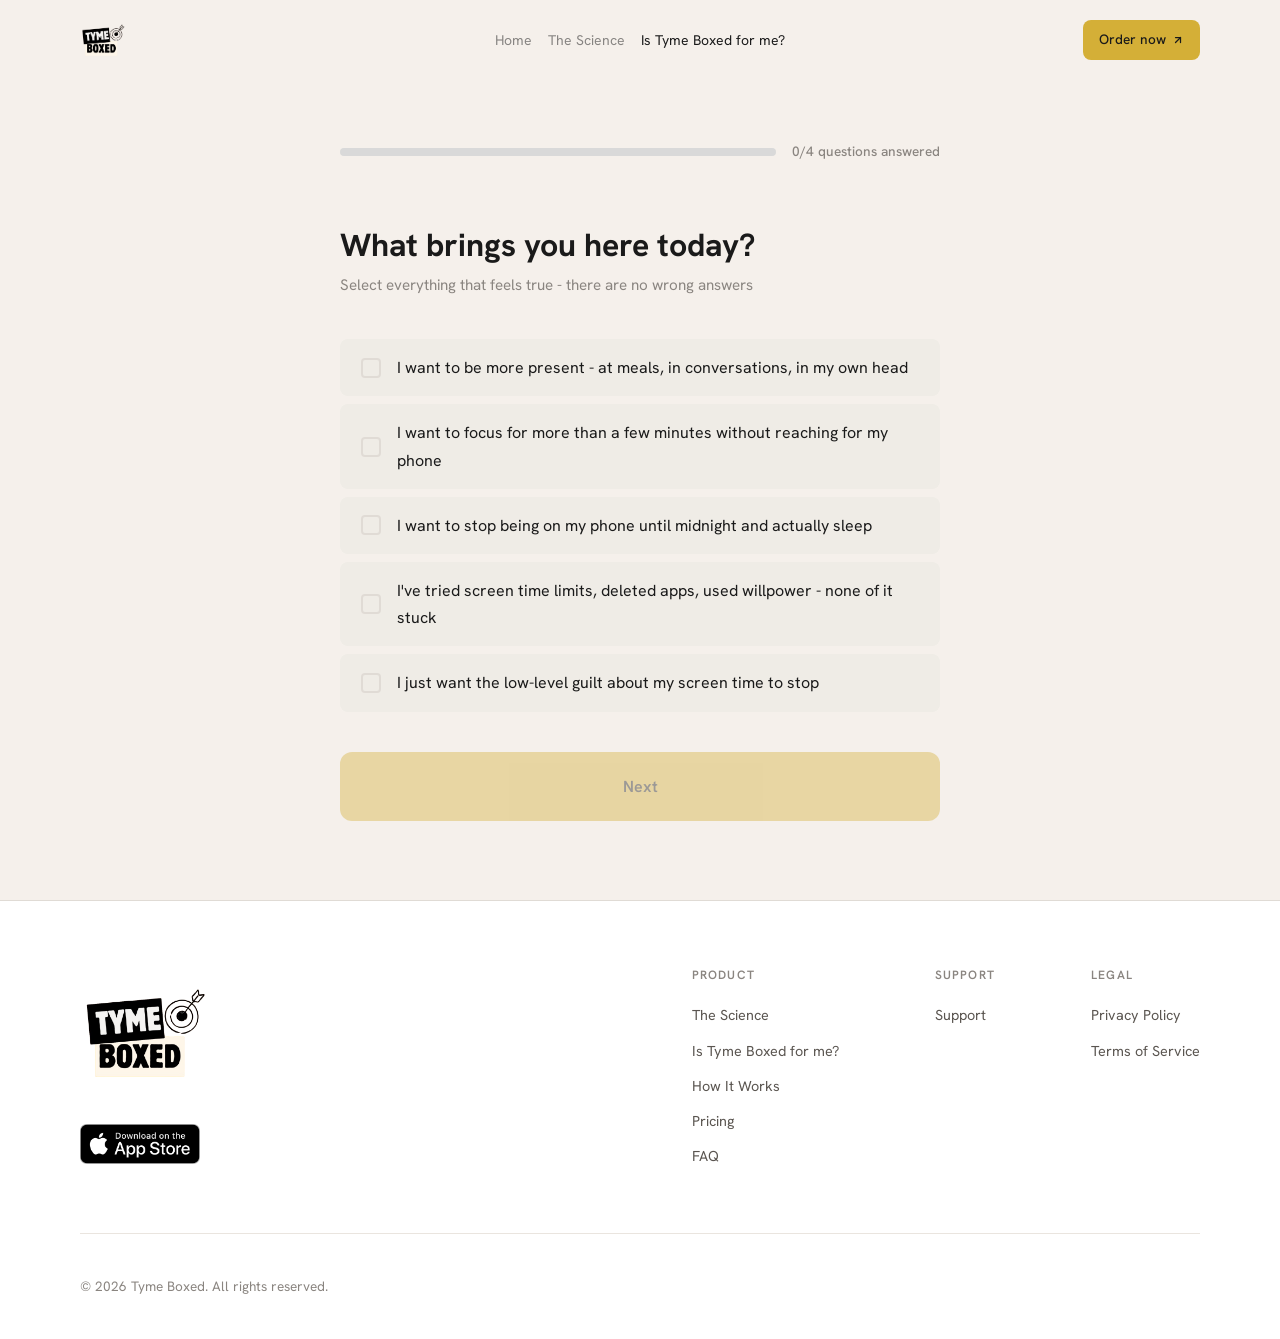
<file: quiz.html>
<!DOCTYPE html>
<html lang="en">

<head>
  <meta charset="UTF-8">
  <meta name="viewport" content="width=device-width, initial-scale=1.0, viewport-fit=cover">
  <title>Is Tyme Boxed for me? - Find out in 2 minutes</title>
  <meta name="description"
    content="Eight honest questions. No judgement. By the end, you'll know exactly where your attention stands — and whether Tyme Boxed is right for you.">
  <link rel="stylesheet" href="style.css">
  <link rel="icon" href="B11.png">
</head>

<body>

  <!-- ========== NAVIGATION ========== -->
  <nav class="navbar" id="navbar">
    <div class="container">
      <a href="index.html" class="nav-logo"><img src="B1.png" alt="Tyme Boxed"></a>
      <ul class="nav-links" id="navLinks">
        <li><a href="index.html">Home</a></li>
        <li><a href="science.html">The Science</a></li>
        <li><a href="quiz.html" class="active">Is Tyme Boxed for me?</a></li>
      </ul>
      <div class="nav-right">
        <a href="preorder.html" class="nav-cta">
          Order now
          <svg class="nav-cta-arrow" viewBox="0 0 24 24" fill="none" stroke="currentColor" stroke-width="2.5" stroke-linecap="round" stroke-linejoin="round" aria-hidden="true">
            <line x1="7" y1="17" x2="17" y2="7" />
            <polyline points="7 7 17 7 17 17" />
          </svg>
        </a>
        <button class="nav-hamburger" id="navHamburger" aria-label="Toggle menu">
          <span></span><span></span><span></span>
        </button>
      </div>
    </div>
  </nav>

  <!-- ========== QUIZ PAGE ========== -->
  <div class="quiz-page">
    <div class="quiz-container">

      <!-- Progress Bar -->
      <div class="quiz-progress" id="quizProgress">
        <div class="quiz-progress-bar">
          <div class="quiz-progress-fill" id="quizProgressFill" style="width: 0%"></div>
        </div>
        <span class="quiz-progress-text" id="quizProgressText">0/4 questions answered</span>
      </div>

      <!-- Slide Viewport -->
      <div class="quiz-slider" id="quizSlider">

        <!-- ===== Q1: What brings you here ===== -->
        <div class="quiz-slide active" id="quizStep1" data-step="1">
          <h2>What brings you here today?</h2>
          <p class="quiz-subtitle">Select everything that feels true - there are no wrong answers</p>

          <div class="quiz-options" data-multi="true">
            <div class="quiz-option" data-value="presence" data-points="0">
              <div class="quiz-checkbox"></div>
              <span>I want to be more present - at meals, in conversations, in my own head</span>
            </div>
            <div class="quiz-option" data-value="focus" data-points="0">
              <div class="quiz-checkbox"></div>
              <span>I want to focus for more than a few minutes without reaching for my phone</span>
            </div>
            <div class="quiz-option" data-value="sleep" data-points="0">
              <div class="quiz-checkbox"></div>
              <span>I want to stop being on my phone until midnight and actually sleep</span>
            </div>
            <div class="quiz-option" data-value="tried" data-points="0">
              <div class="quiz-checkbox"></div>
              <span>I've tried screen time limits, deleted apps, used willpower - none of it stuck</span>
            </div>
            <div class="quiz-option" data-value="guilt" data-points="0">
              <div class="quiz-checkbox"></div>
              <span>I just want the low-level guilt about my screen time to stop</span>
            </div>
          </div>

          <button class="quiz-next" id="quizNext1">Next</button>
        </div>


        <!-- ===== Q2: Past attempts ===== -->
        <div class="quiz-slide" id="quizStep2" data-step="2">
          <h2>Which of these sound<br>familiar to you?</h2>
          <p class="quiz-subtitle">Select all that apply - be honest with yourself</p>

          <div class="quiz-options" data-multi="true">
            <div class="quiz-option" data-value="screenlimits" data-points="0">
              <div class="quiz-checkbox"></div>
              <span>I set Screen Time limits and tapped "Ignore Limit" without thinking</span>
            </div>
            <div class="quiz-option" data-value="deleting" data-points="0">
              <div class="quiz-checkbox"></div>
              <span>I deleted Instagram (or similar) and reinstalled it within a week</span>
            </div>
            <div class="quiz-option" data-value="phantom" data-points="0">
              <div class="quiz-checkbox"></div>
              <span>I've felt my phone buzz in my pocket when it wasn't actually buzzing</span>
            </div>
            <div class="quiz-option" data-value="opened" data-points="0">
              <div class="quiz-checkbox"></div>
              <span>I've opened an app and immediately forgotten why I opened it</span>
            </div>
            <div class="quiz-option" data-value="willpower" data-points="0">
              <div class="quiz-checkbox"></div>
              <span>I've told myself "I need to use my phone less" more than once this month</span>
            </div>
          </div>

          <button class="quiz-next" id="quizNext2">Next</button>
        </div>


        <!-- ===== Q3: The Dopamine Itch (SCORED) ===== -->
        <div class="quiz-slide" id="quizStep3" data-step="3">
          <h2>You sit down to work, read,<br>or just be quiet. How long before<br>your phone is in your hand?</h2>
          <p class="quiz-subtitle">Be honest - your brain isn't watching</p>

          <div class="quiz-options" data-multi="false">
            <div class="quiz-option" data-value="under5" data-points="25">
              <div class="quiz-radio"></div>
              <span>Less than 5 minutes - the urge comes before I've even started</span>
            </div>
            <div class="quiz-option" data-value="5to15" data-points="15">
              <div class="quiz-radio"></div>
              <span>5–15 minutes - I make it a little while before the pull comes</span>
            </div>
            <div class="quiz-option" data-value="15to30" data-points="10">
              <div class="quiz-radio"></div>
              <span>15–30 minutes - I can hold focus for a bit but it doesn't last</span>
            </div>
            <div class="quiz-option" data-value="over30" data-points="5">
              <div class="quiz-radio"></div>
              <span>30+ minutes - I can focus for stretches without being interrupted by the urge</span>
            </div>
          </div>

          <button class="quiz-next" id="quizNext3">Next</button>
        </div>


        <!-- ===== Q4: PFC Control (SCORED) ===== -->
        <div class="quiz-slide" id="quizStep4" data-step="4">
          <h2>Your screen time limit appears:<br>"You've reached your limit<br>for Instagram."</h2>
          <p class="quiz-subtitle">What actually happens in that moment?</p>

          <div class="quiz-options" data-multi="false">
            <div class="quiz-option" data-value="daily" data-points="25">
              <div class="quiz-radio"></div>
              <span>I tap "Ignore Limit" instantly - it's pure muscle memory at this point</span>
            </div>
            <div class="quiz-option" data-value="fewweek" data-points="15">
              <div class="quiz-radio"></div>
              <span>I ignore it more often than not - but sometimes I do close the app</span>
            </div>
            <div class="quiz-option" data-value="rarely" data-points="5">
              <div class="quiz-radio"></div>
              <span>I usually close the app - I slip occasionally but limits mostly work for me</span>
            </div>
          </div>

          <button class="quiz-next" id="quizNext4">See your results</button>
        </div>

      </div><!-- /quiz-slider -->


      <!-- ===== SCIENCE TRANSITION ===== -->
      <div class="quiz-transition" id="quizTransition">
        <div class="quiz-transition-inner">
          <div class="quiz-transition-icon">🧠</div>
          <h3>Analysing your attention profile…</h3>
          <p>Your answers reveal how your <strong>Prefrontal Cortex (PFC)</strong> - the brain region responsible for impulse control and conscious decision-making - is holding up against the demands of modern phone use.</p>
          <p>Tyme Boxed uses <strong>physical friction-based intervention</strong> to help the PFC re-engage before a scrolling impulse becomes automatic action.</p>
          <div class="quiz-transition-loader">
            <div class="quiz-transition-bar"></div>
          </div>
        </div>
      </div>


      <!-- ===== RESULT PAGE ===== -->
      <div class="quiz-result" id="quizResult">

        <div class="quiz-result-split">
          <div class="quiz-result-left">
            <span class="section-label" id="resultLabel">YOUR RESULT</span>
            <h2 id="resultHeadline">Tyme Boxed is a strong fit for you.</h2>
            <p id="resultSubtext">Based on your answers, your Prefrontal Cortex is in a high-reactive state - constantly overloaded by automatic impulses and dopamine-driven interruptions. Tyme Boxed was built precisely for this.</p>

            <!-- Stats -->
            <h3 class="result-stats-heading">What users at your stage report after 4 weeks:</h3>
            <div class="quiz-result-stats" id="resultStats">
              <div class="result-stat-card">
                <span class="result-stat-chevron">›</span>
                <div class="result-stat-label">Mood</div>
                <div class="result-stat-pct" data-stat="mood">+77%</div>
              </div>
              <div class="result-stat-card">
                <span class="result-stat-chevron">›</span>
                <div class="result-stat-label">Focus</div>
                <div class="result-stat-pct" data-stat="focus">+75%</div>
              </div>
              <div class="result-stat-card">
                <span class="result-stat-chevron">›</span>
                <div class="result-stat-label">Sleep</div>
                <div class="result-stat-pct" data-stat="sleep">+70%</div>
              </div>
              <div class="result-stat-card">
                <span class="result-stat-chevron">›</span>
                <div class="result-stat-label">Presence</div>
                <div class="result-stat-pct" data-stat="productivity">+63%</div>
              </div>
            </div>

            <!-- CTA -->
            <div class="quiz-result-cta">
              <div class="quiz-email-form">
                <p>Get early access at ₹999 </p>
               
              </div>

              <a href="preorder.html" class="btn-primary quiz-order-btn">Order now</a>
              <button class="quiz-retake" id="quizRetake">↻ Re-take Quiz</button>
            </div>
          </div>

          <div class="quiz-result-right">
            <img src="results-lifestyle.png" alt="Peaceful, focused life — reclaiming your attention">
          </div>
        </div>

      </div>

    </div>
  </div>

  <!-- ========== FOOTER ========== -->
  <footer class="footer">
    <div class="container">
      <div class="footer-top">
        <div class="footer-brand">
          <a href="index.html" class="footer-logo"><img src="B1.png" alt="Tyme Boxed"></a>
          <a href="https://apps.apple.com/in/app/tyme-boxed/id6759287522" target="_blank" rel="noopener noreferrer"
            class="footer-app-badge" aria-label="Download on the App Store">
            <img src="app.png" alt="Download on the App Store" class="footer-app-badge-img">
          </a>
        </div>
        <nav class="footer-nav">
          <div class="footer-nav-group">
            <span class="footer-nav-label">Product</span>
            <ul class="footer-links">
              <li><a href="science.html">The Science</a></li>
              <li><a href="quiz.html">Is Tyme Boxed for me?</a></li>
              <li><a href="index.html#how-it-works">How It Works</a></li>
              <li><a href="index.html#pricing">Pricing</a></li>
              <li><a href="index.html#faq">FAQ</a></li>
            </ul>
          </div>
          <div class="footer-nav-group">
            <span class="footer-nav-label">Support</span>
            <ul class="footer-links">
              <li><a href="support.html">Support</a></li>
            </ul>
          </div>
          <div class="footer-nav-group">
            <span class="footer-nav-label">Legal</span>
            <ul class="footer-links">
              <li><a href="privacy.html">Privacy Policy</a></li>
              <li><a href="terms.html">Terms of Service</a></li>
            </ul>
          </div>
        </nav>
      </div>
      <div class="footer-bottom">
        <p class="footer-copy">&copy; 2026 Tyme Boxed. All rights reserved.</p>
      </div>
    </div>
  </footer>

  <script src="script.js"></script>
</body>

</html>
</file>
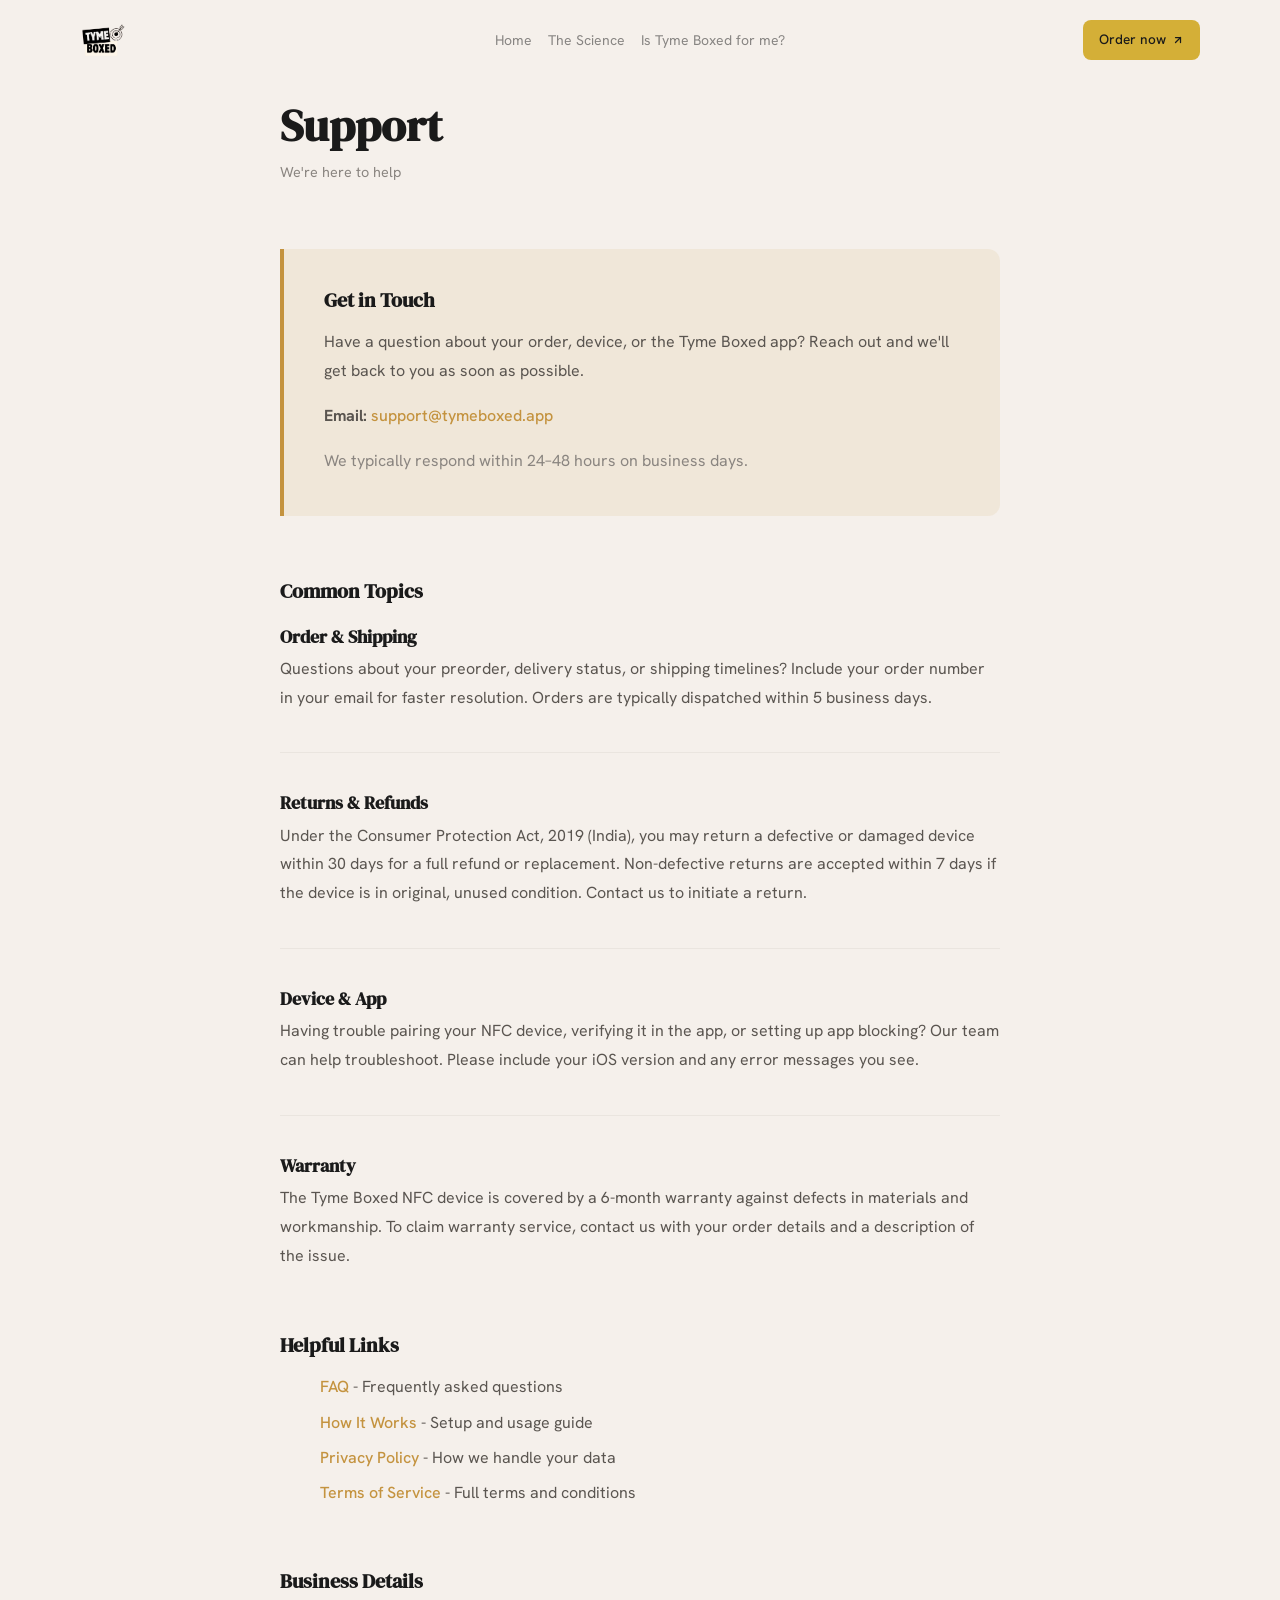
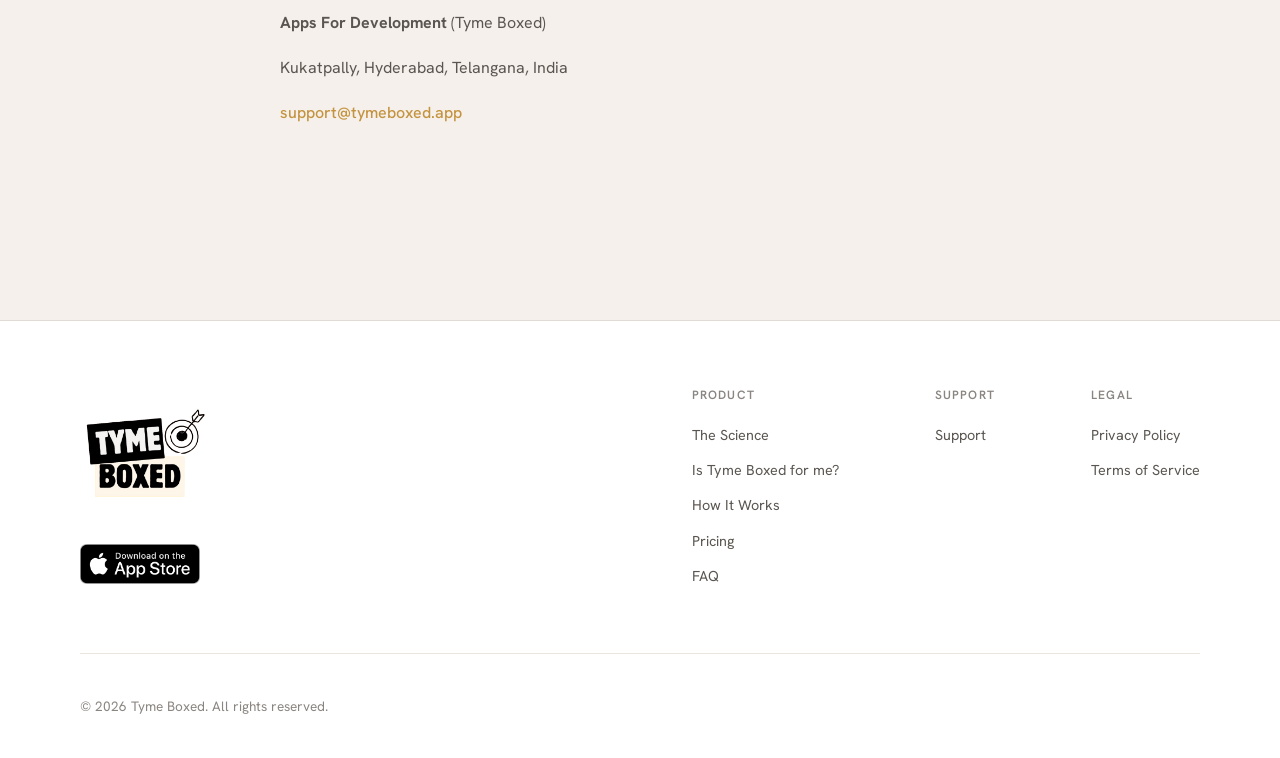
<file: support.html>
<!DOCTYPE html>
<html lang="en">

<head>
  <meta charset="UTF-8">
  <meta name="viewport" content="width=device-width, initial-scale=1.0, viewport-fit=cover">
  <title>Support - Tyme Boxed</title>
  <meta name="description" content="Get help with Tyme Boxed. Contact us for orders, shipping, returns, device setup, and warranty support.">
  <link rel="stylesheet" href="style.css">
  <link rel="icon" href="B11.png">
</head>

<body>

  <!-- ========== NAVIGATION ========== -->
  <nav class="navbar" id="navbar">
    <div class="container">
      <a href="index.html" class="nav-logo"><img src="B1.png" alt="Tyme Boxed"></a>
      <ul class="nav-links" id="navLinks">
        <li><a href="index.html">Home</a></li>
        <li><a href="science.html">The Science</a></li>
        <li><a href="quiz.html">Is Tyme Boxed for me?</a></li>
      </ul>
      <div class="nav-right">
        <a href="preorder.html" class="nav-cta">
          Order now
          <svg class="nav-cta-arrow" viewBox="0 0 24 24" fill="none" stroke="currentColor" stroke-width="2.5" stroke-linecap="round" stroke-linejoin="round" aria-hidden="true">
            <line x1="7" y1="17" x2="17" y2="7" />
            <polyline points="7 7 17 7 17 17" />
          </svg>
        </a>
        <button class="nav-hamburger" id="navHamburger" aria-label="Toggle menu">
          <span></span><span></span><span></span>
        </button>
      </div>
    </div>
  </nav>

  <!-- ========== SUPPORT PAGE ========== -->
  <div class="legal-page">
    <div class="legal-content">
      <h1 class="legal-title">Support</h1>
      <p class="legal-updated">We&apos;re here to help</p>

      <section class="legal-section support-highlight">
        <h2>Get in Touch</h2>
        <p>Have a question about your order, device, or the Tyme Boxed app? Reach out and we&apos;ll get back to you as soon as possible.</p>
        <p class="support-email-row">
          <strong>Email:</strong>
          <a href="mailto:apps.for.development@gmail.com" class="support-link">support@tymeboxed.app</a>
        </p>
        <p class="support-response-note">
          We typically respond within 24–48 hours on business days.
        </p>
      </section>

      <section class="legal-section">
        <h2>Common Topics</h2>

        <div class="support-topic">
          <h3>Order &amp; Shipping</h3>
          <p>Questions about your preorder, delivery status, or shipping timelines? Include your order number in your email for faster resolution. Orders are typically dispatched within 5 business days.</p>
        </div>

        <div class="support-topic">
          <h3>Returns &amp; Refunds</h3>
          <p>Under the Consumer Protection Act, 2019 (India), you may return a defective or damaged device within 30 days for a full refund or replacement. Non-defective returns are accepted within 7 days if the device is in original, unused condition. Contact us to initiate a return.</p>
        </div>

        <div class="support-topic">
          <h3>Device &amp; App</h3>
          <p>Having trouble pairing your NFC device, verifying it in the app, or setting up app blocking? Our team can help troubleshoot. Please include your iOS version and any error messages you see.</p>
        </div>

        <div class="support-topic">
          <h3>Warranty</h3>
          <p>The Tyme Boxed NFC device is covered by a 6-month warranty against defects in materials and workmanship. To claim warranty service, contact us with your order details and a description of the issue.</p>
        </div>
      </section>

      <section class="legal-section">
        <h2>Helpful Links</h2>
        <ul class="legal-list support-links-list">
          <li><a href="index.html#faq">FAQ</a> - Frequently asked questions</li>
          <li><a href="index.html#how-it-works">How It Works</a> - Setup and usage guide</li>
          <li><a href="privacy.html">Privacy Policy</a> - How we handle your data</li>
          <li><a href="terms.html">Terms of Service</a> - Full terms and conditions</li>
        </ul>
      </section>

      <section class="legal-section">
        <h2>Business Details</h2>
        <p><strong>Apps For Development</strong> (Tyme Boxed)</p>
        <p>Kukatpally, Hyderabad, Telangana, India</p>
        <p><a href="mailto:apps.for.development@gmail.com" class="support-link">support@tymeboxed.app</a></p>
      </section>
    </div>
  </div>

  <!-- ========== FOOTER ========== -->
  <footer class="footer">
    <div class="container">
      <div class="footer-top">
        <div class="footer-brand">
          <a href="index.html" class="footer-logo"><img src="B1.png" alt="Tyme Boxed"></a>
          <a href="https://apps.apple.com/in/app/tyme-boxed/id6759287522" target="_blank" rel="noopener noreferrer"
            class="footer-app-badge" aria-label="Download on the App Store">
            <img src="app.png" alt="Download on the App Store" class="footer-app-badge-img">
          </a>
        </div>
        <nav class="footer-nav">
          <div class="footer-nav-group">
            <span class="footer-nav-label">Product</span>
            <ul class="footer-links">
              <li><a href="science.html">The Science</a></li>
              <li><a href="quiz.html">Is Tyme Boxed for me?</a></li>
              <li><a href="index.html#how-it-works">How It Works</a></li>
              <li><a href="index.html#pricing">Pricing</a></li>
              <li><a href="index.html#faq">FAQ</a></li>
            </ul>
          </div>
          <div class="footer-nav-group">
            <span class="footer-nav-label">Support</span>
            <ul class="footer-links">
              <li><a href="support.html">Support</a></li>
            </ul>
          </div>
          <div class="footer-nav-group">
            <span class="footer-nav-label">Legal</span>
            <ul class="footer-links">
              <li><a href="privacy.html">Privacy Policy</a></li>
              <li><a href="terms.html">Terms of Service</a></li>
            </ul>
          </div>
        </nav>
      </div>
      <div class="footer-bottom">
        <p class="footer-copy">&copy; 2026 Tyme Boxed. All rights reserved.</p>
      </div>
    </div>
  </footer>

  <script src="script.js"></script>
</body>

</html>
</file>
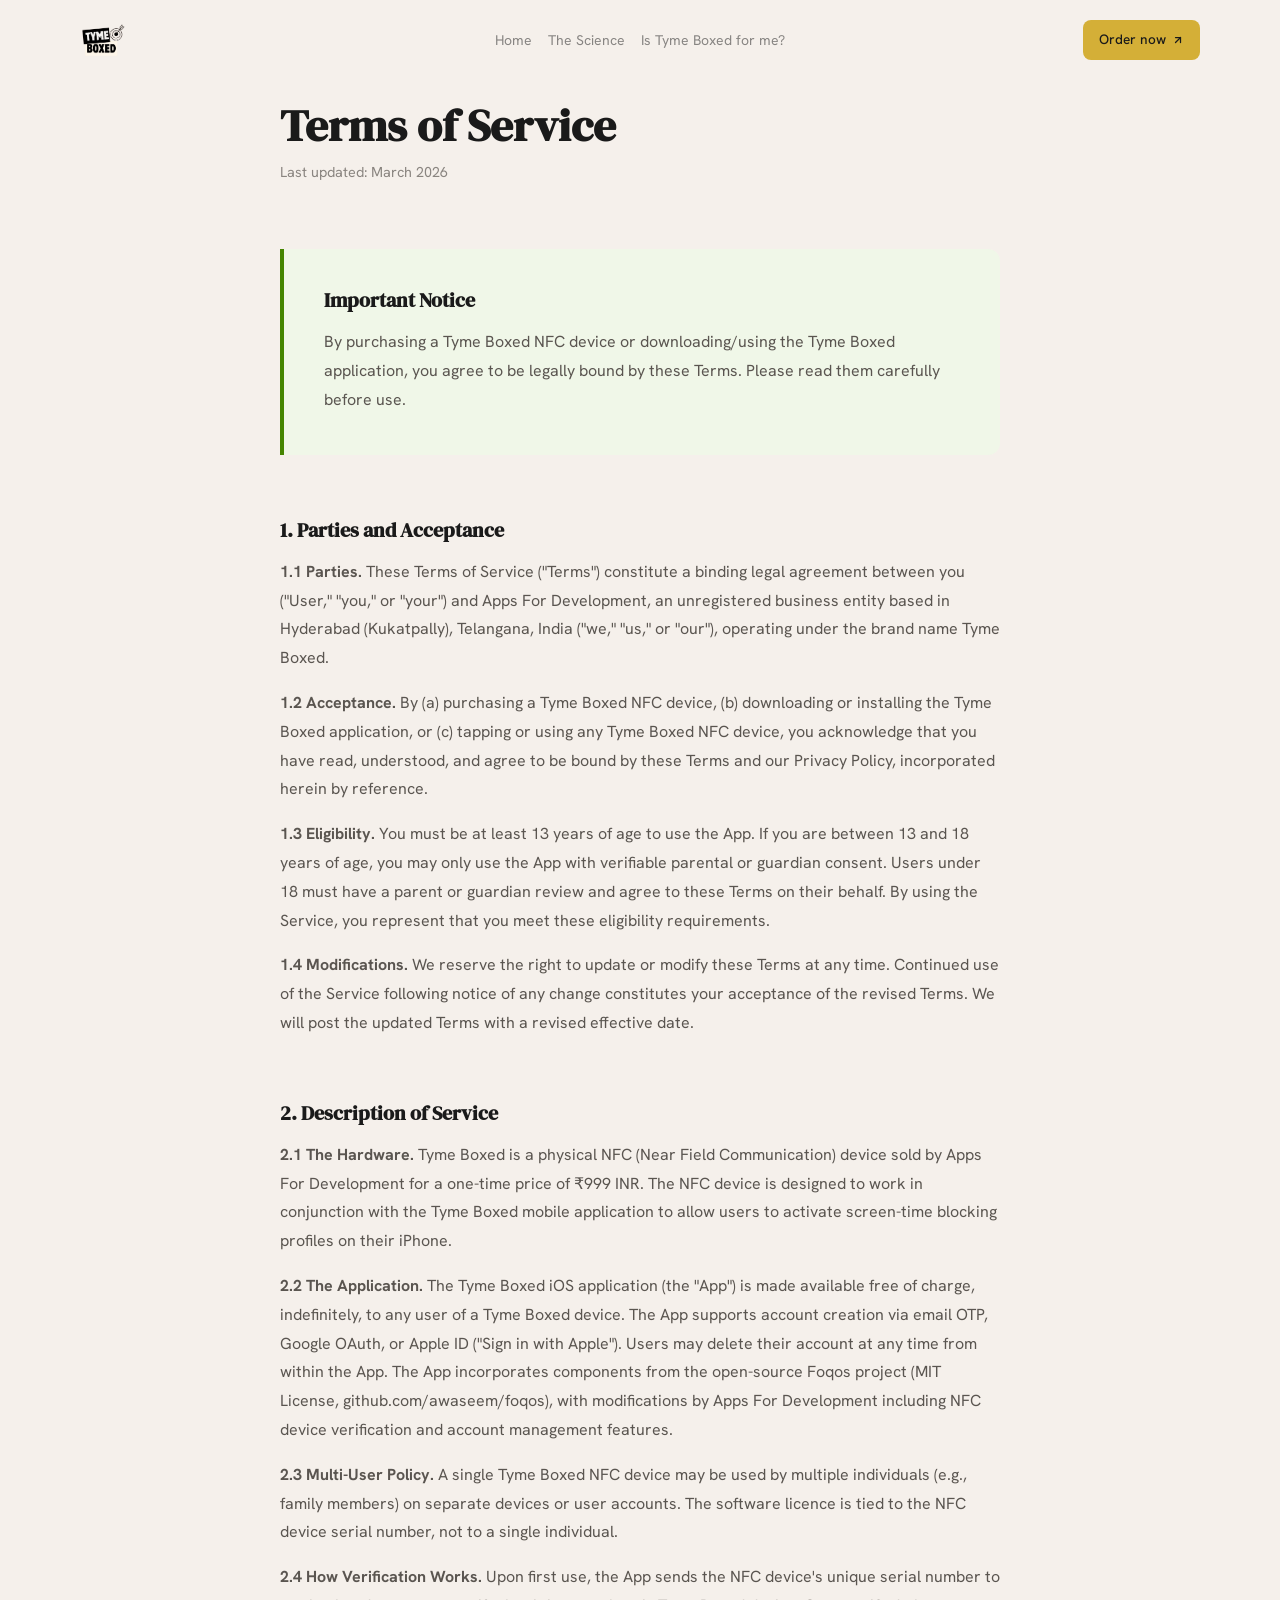
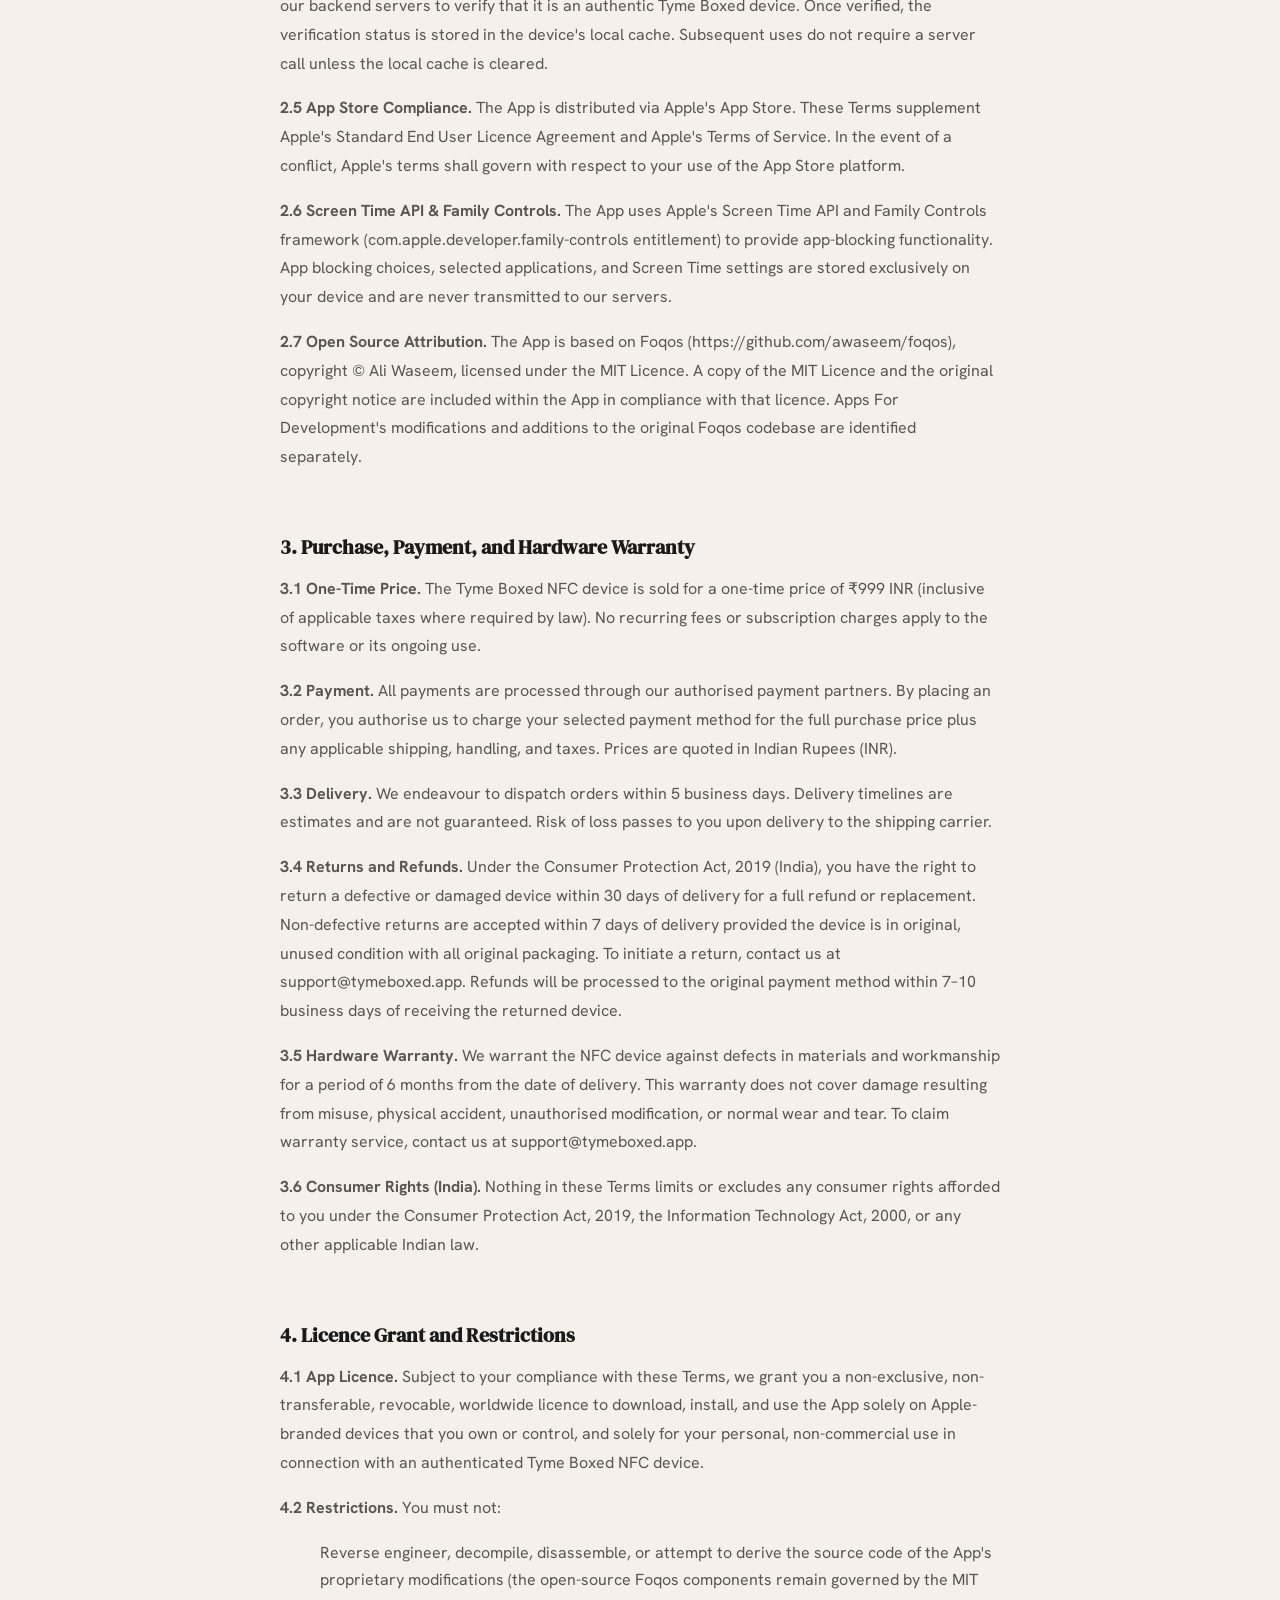
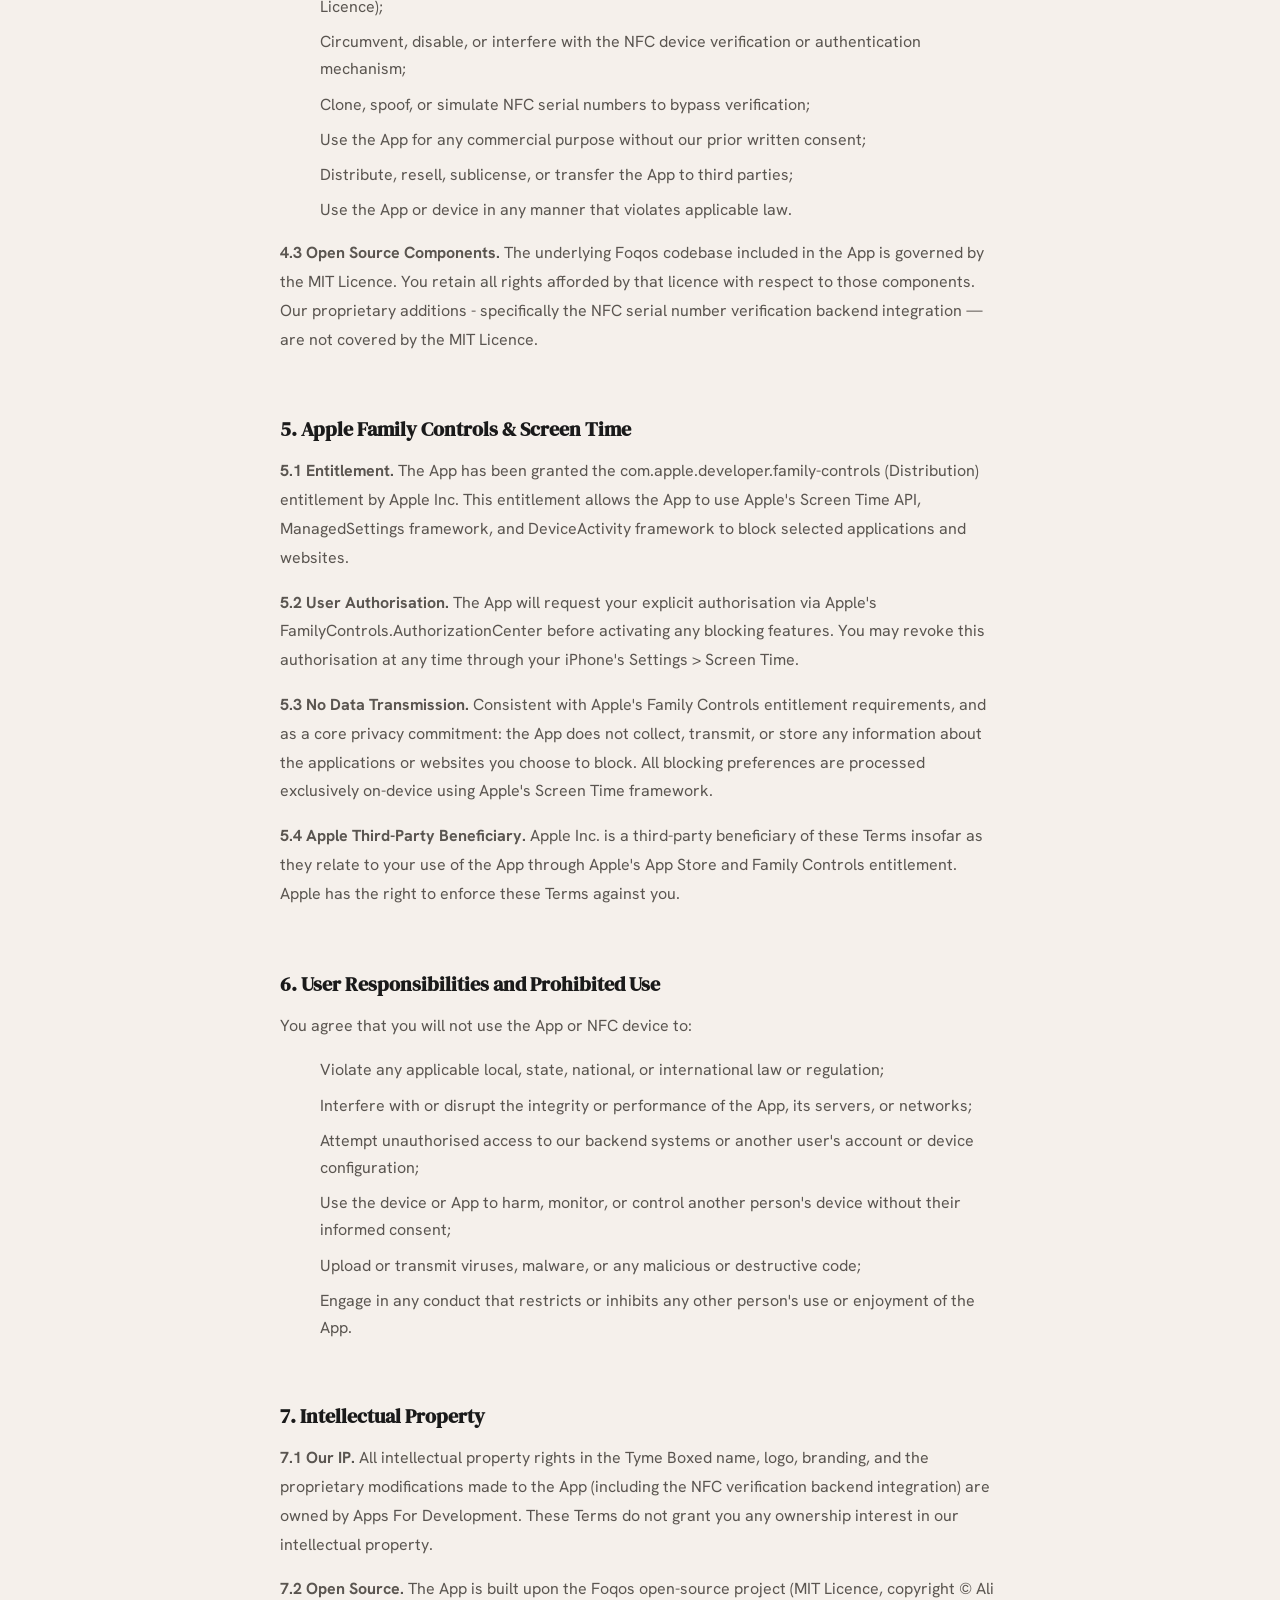
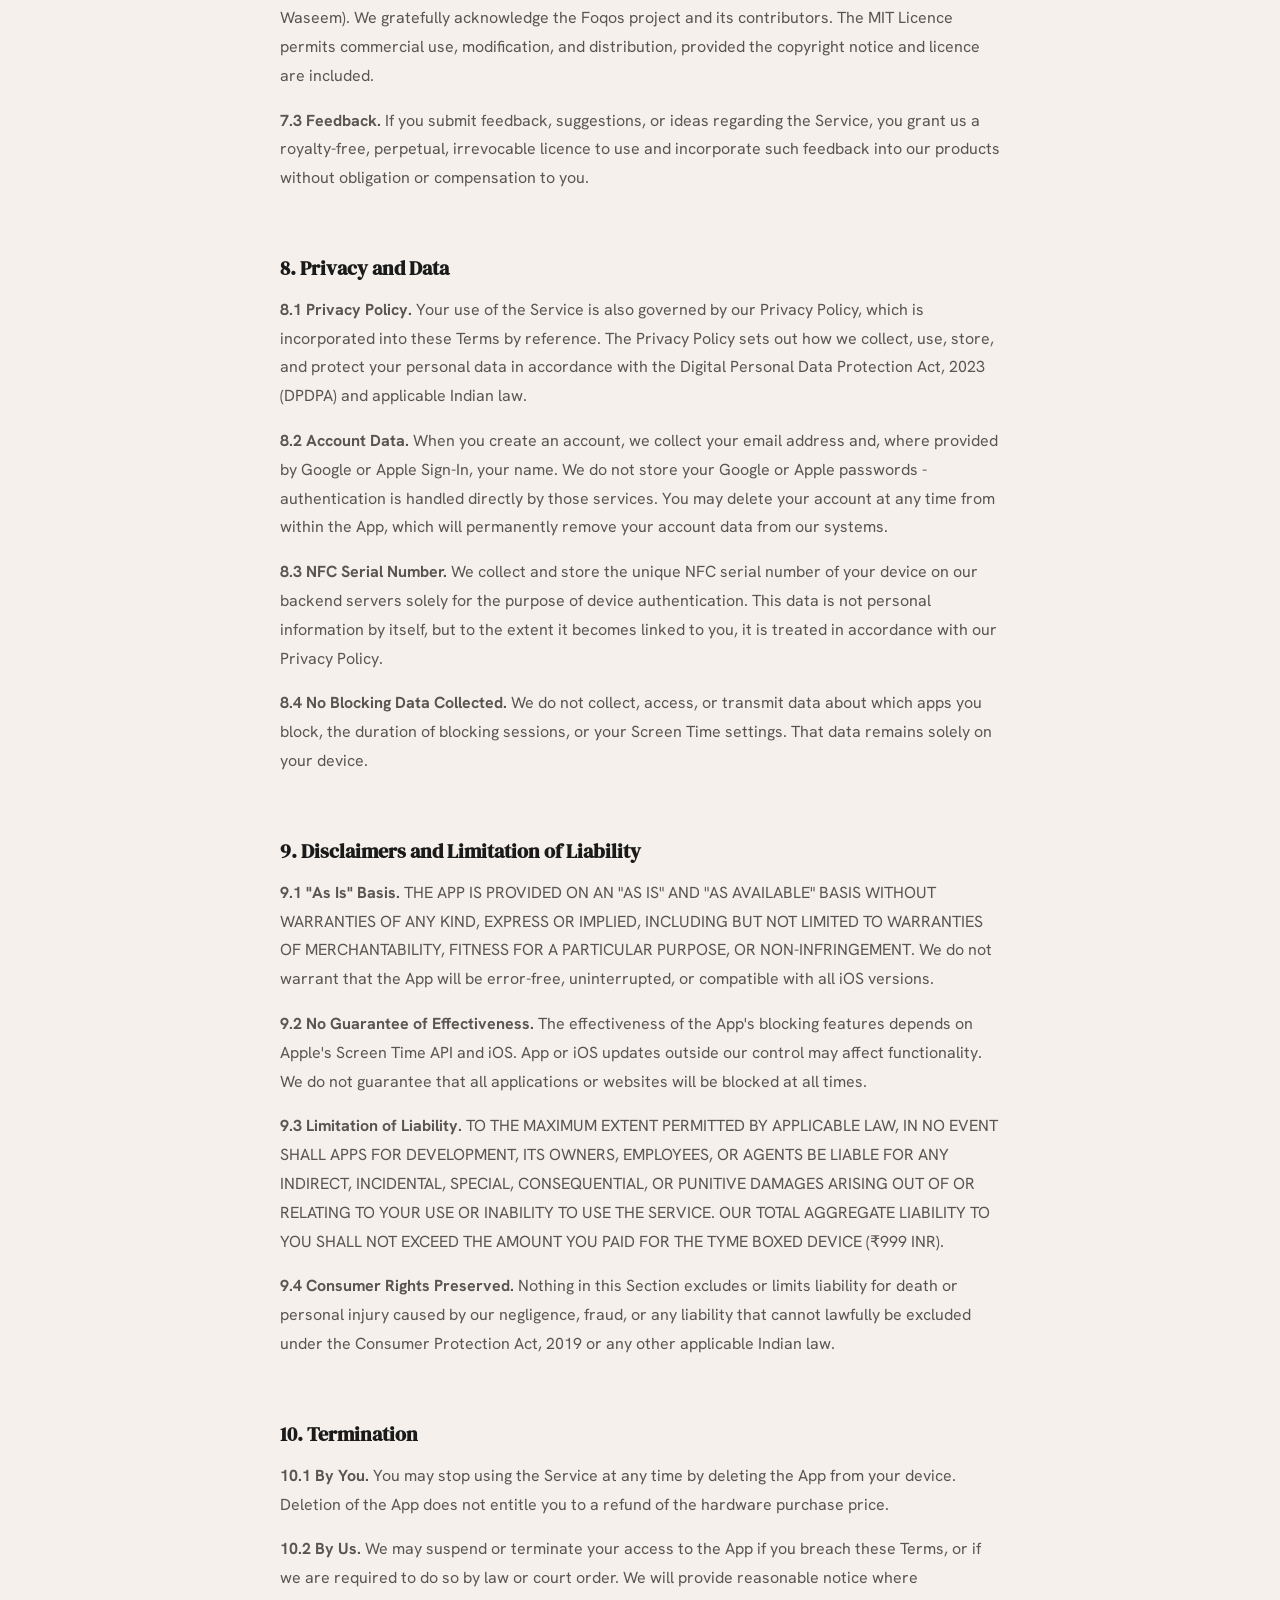
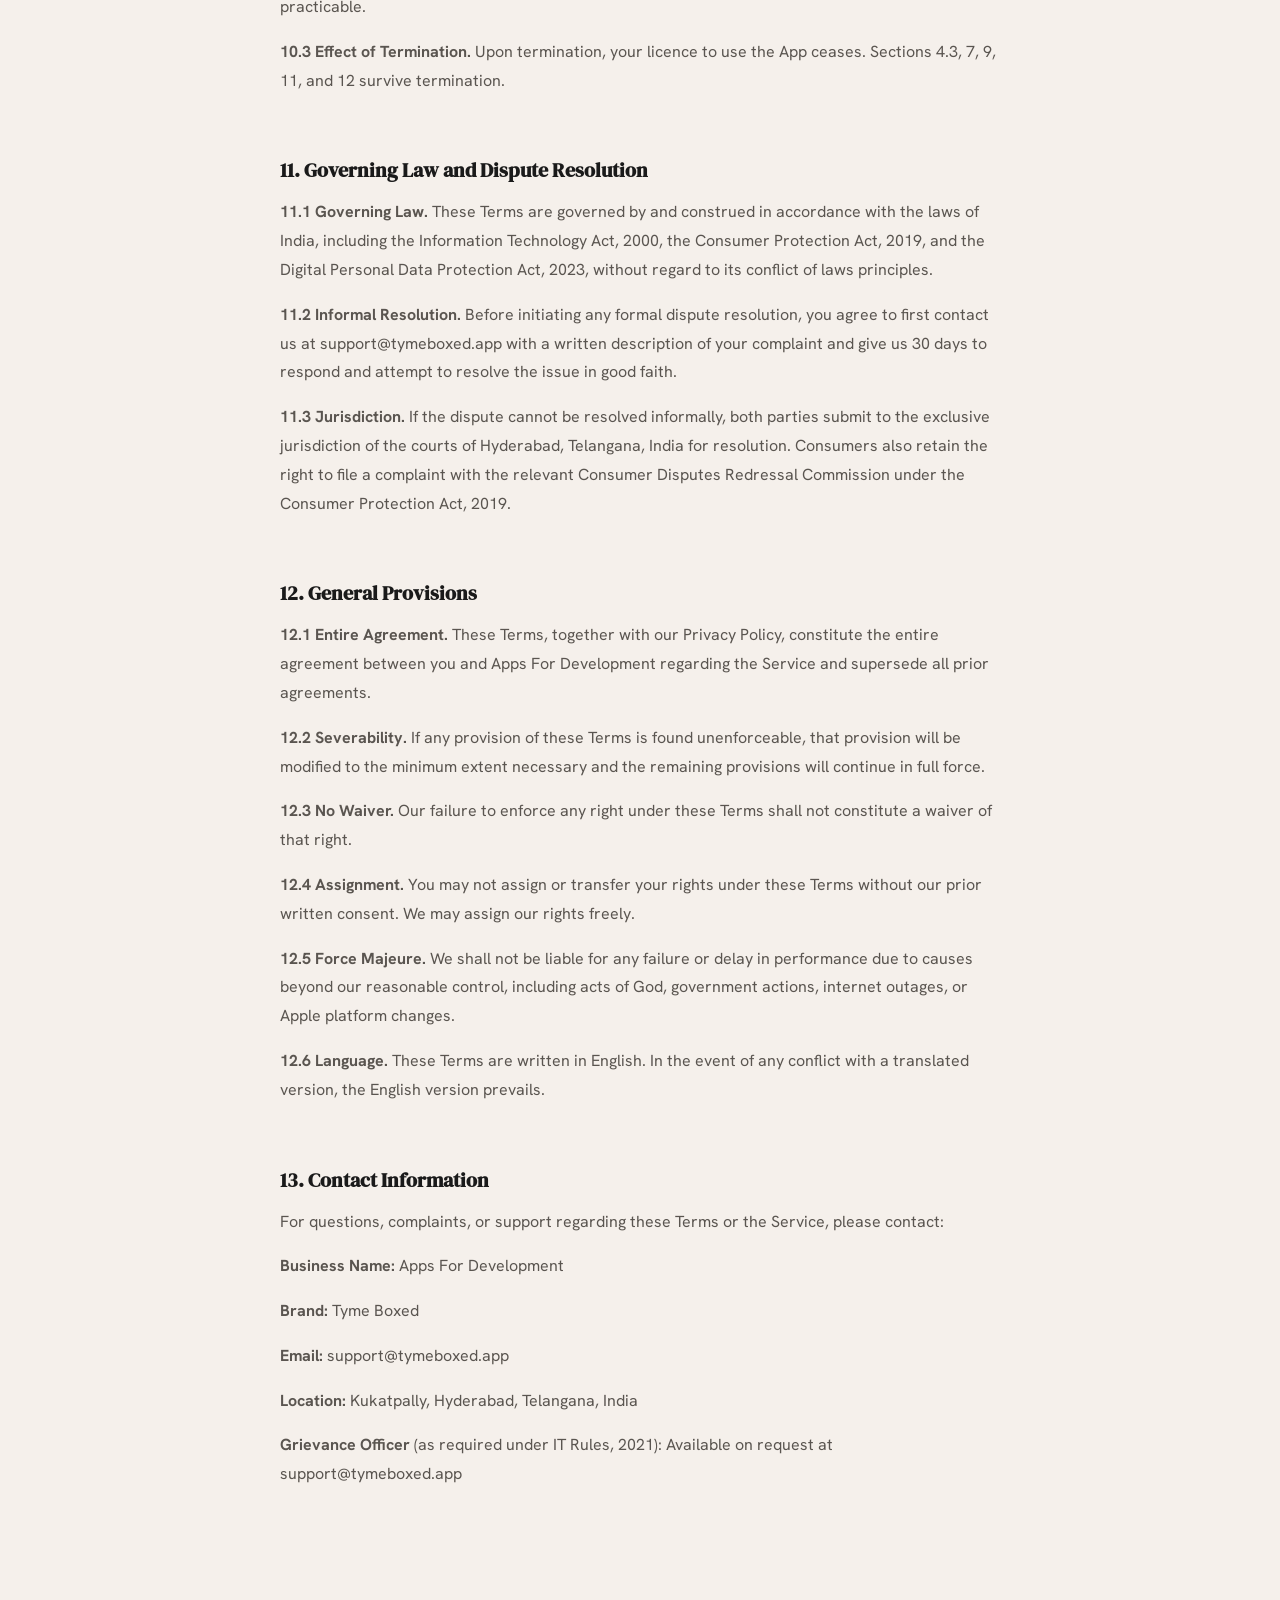
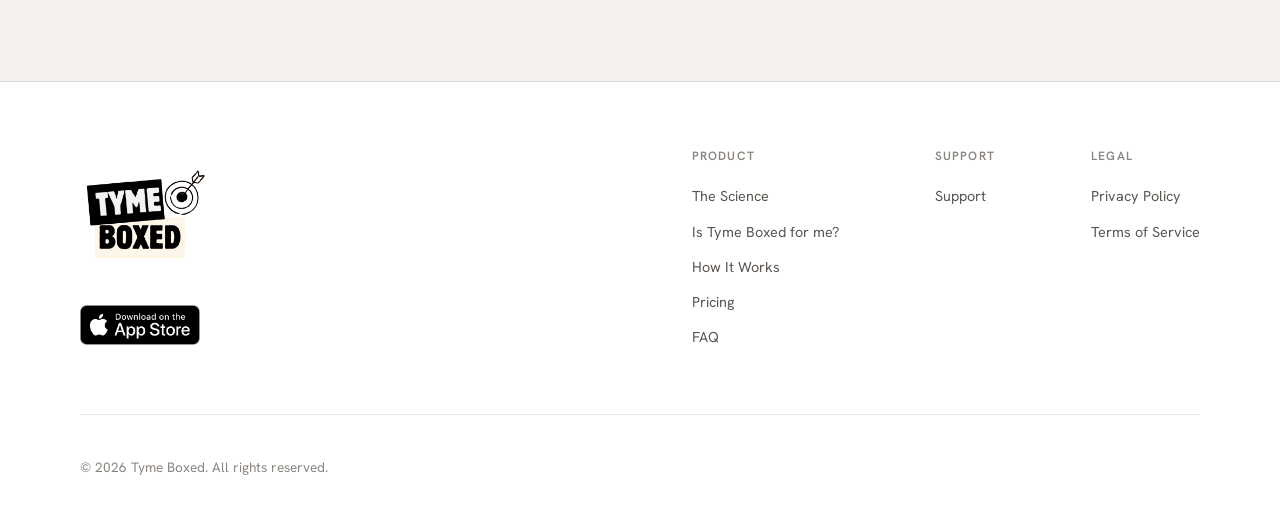
<file: terms.html>
<!DOCTYPE html>
<html lang="en">

<head>
  <meta charset="UTF-8">
  <meta name="viewport" content="width=device-width, initial-scale=1.0, viewport-fit=cover">
  <title>Terms of Service - Tyme Boxed</title>
  <meta name="description" content="Terms of Service for Tyme Boxed. Read our terms and conditions for using our products and services.">
  <link rel="stylesheet" href="style.css">
  <link rel="icon" href="B11.png">
</head>

<body>

  <!-- ========== NAVIGATION ========== -->
  <nav class="navbar" id="navbar">
    <div class="container">
      <a href="index.html" class="nav-logo"><img src="B1.png" alt="Tyme Boxed"></a>
      <ul class="nav-links" id="navLinks">
        <li><a href="index.html">Home</a></li>
        <li><a href="science.html">The Science</a></li>
        <li><a href="quiz.html">Is Tyme Boxed for me?</a></li>
      </ul>
      <div class="nav-right">
        <a href="preorder.html" class="nav-cta">
          Order now
          <svg class="nav-cta-arrow" viewBox="0 0 24 24" fill="none" stroke="currentColor" stroke-width="2.5" stroke-linecap="round" stroke-linejoin="round" aria-hidden="true">
            <line x1="7" y1="17" x2="17" y2="7" />
            <polyline points="7 7 17 7 17 17" />
          </svg>
        </a>
        <button class="nav-hamburger" id="navHamburger" aria-label="Toggle menu">
          <span></span><span></span><span></span>
        </button>
      </div>
    </div>
  </nav>

  <!-- ========== TERMS OF SERVICE ========== -->
  <div class="legal-page">
    <div class="legal-content">
      <h1 class="legal-title">Terms of Service</h1>
      <p class="legal-updated">Last updated: March 2026</p>

      <section class="legal-section legal-highlight">
        <h2>Important Notice</h2>
        <p>By purchasing a Tyme Boxed NFC device or downloading/using the Tyme Boxed application, you agree to be legally bound by these Terms. Please read them carefully before use.</p>
      </section>

      <section class="legal-section">
        <h2>1. Parties and Acceptance</h2>
        <p><strong>1.1 Parties.</strong> These Terms of Service ("Terms") constitute a binding legal agreement between you ("User," "you," or "your") and Apps For Development, an unregistered business entity based in Hyderabad (Kukatpally), Telangana, India ("we," "us," or "our"), operating under the brand name Tyme Boxed.</p>
        <p><strong>1.2 Acceptance.</strong> By (a) purchasing a Tyme Boxed NFC device, (b) downloading or installing the Tyme Boxed application, or (c) tapping or using any Tyme Boxed NFC device, you acknowledge that you have read, understood, and agree to be bound by these Terms and our <a href="privacy.html">Privacy Policy</a>, incorporated herein by reference.</p>
        <p><strong>1.3 Eligibility.</strong> You must be at least 13 years of age to use the App. If you are between 13 and 18 years of age, you may only use the App with verifiable parental or guardian consent. Users under 18 must have a parent or guardian review and agree to these Terms on their behalf. By using the Service, you represent that you meet these eligibility requirements.</p>
        <p><strong>1.4 Modifications.</strong> We reserve the right to update or modify these Terms at any time. Continued use of the Service following notice of any change constitutes your acceptance of the revised Terms. We will post the updated Terms with a revised effective date.</p>
      </section>

      <section class="legal-section">
        <h2>2. Description of Service</h2>
        <p><strong>2.1 The Hardware.</strong> Tyme Boxed is a physical NFC (Near Field Communication) device sold by Apps For Development for a one-time price of ₹999 INR. The NFC device is designed to work in conjunction with the Tyme Boxed mobile application to allow users to activate screen-time blocking profiles on their iPhone.</p>
        <p><strong>2.2 The Application.</strong> The Tyme Boxed iOS application (the "App") is made available free of charge, indefinitely, to any user of a Tyme Boxed device. The App supports account creation via email OTP, Google OAuth, or Apple ID ("Sign in with Apple"). Users may delete their account at any time from within the App. The App incorporates components from the open-source Foqos project (MIT License, github.com/awaseem/foqos), with modifications by Apps For Development including NFC device verification and account management features.</p>
        <p><strong>2.3 Multi-User Policy.</strong> A single Tyme Boxed NFC device may be used by multiple individuals (e.g., family members) on separate devices or user accounts. The software licence is tied to the NFC device serial number, not to a single individual.</p>
        <p><strong>2.4 How Verification Works.</strong> Upon first use, the App sends the NFC device's unique serial number to our backend servers to verify that it is an authentic Tyme Boxed device. Once verified, the verification status is stored in the device's local cache. Subsequent uses do not require a server call unless the local cache is cleared.</p>
        <p><strong>2.5 App Store Compliance.</strong> The App is distributed via Apple's App Store. These Terms supplement Apple's Standard End User Licence Agreement and Apple's Terms of Service. In the event of a conflict, Apple's terms shall govern with respect to your use of the App Store platform.</p>
        <p><strong>2.6 Screen Time API & Family Controls.</strong> The App uses Apple's Screen Time API and Family Controls framework (com.apple.developer.family-controls entitlement) to provide app-blocking functionality. App blocking choices, selected applications, and Screen Time settings are stored exclusively on your device and are never transmitted to our servers.</p>
        <p><strong>2.7 Open Source Attribution.</strong> The App is based on Foqos (https://github.com/awaseem/foqos), copyright © Ali Waseem, licensed under the MIT Licence. A copy of the MIT Licence and the original copyright notice are included within the App in compliance with that licence. Apps For Development's modifications and additions to the original Foqos codebase are identified separately.</p>
      </section>

      <section class="legal-section">
        <h2>3. Purchase, Payment, and Hardware Warranty</h2>
        <p><strong>3.1 One-Time Price.</strong> The Tyme Boxed NFC device is sold for a one-time price of ₹999 INR (inclusive of applicable taxes where required by law). No recurring fees or subscription charges apply to the software or its ongoing use.</p>
        <p><strong>3.2 Payment.</strong> All payments are processed through our authorised payment partners. By placing an order, you authorise us to charge your selected payment method for the full purchase price plus any applicable shipping, handling, and taxes. Prices are quoted in Indian Rupees (INR).</p>
        <p><strong>3.3 Delivery.</strong> We endeavour to dispatch orders within 5 business days. Delivery timelines are estimates and are not guaranteed. Risk of loss passes to you upon delivery to the shipping carrier.</p>
        <p><strong>3.4 Returns and Refunds.</strong> Under the Consumer Protection Act, 2019 (India), you have the right to return a defective or damaged device within 30 days of delivery for a full refund or replacement. Non-defective returns are accepted within 7 days of delivery provided the device is in original, unused condition with all original packaging. To initiate a return, contact us at support@tymeboxed.app. Refunds will be processed to the original payment method within 7–10 business days of receiving the returned device.</p>
        <p><strong>3.5 Hardware Warranty.</strong> We warrant the NFC device against defects in materials and workmanship for a period of 6 months from the date of delivery. This warranty does not cover damage resulting from misuse, physical accident, unauthorised modification, or normal wear and tear. To claim warranty service, contact us at support@tymeboxed.app.</p>
        <p><strong>3.6 Consumer Rights (India).</strong> Nothing in these Terms limits or excludes any consumer rights afforded to you under the Consumer Protection Act, 2019, the Information Technology Act, 2000, or any other applicable Indian law.</p>
      </section>

      <section class="legal-section">
        <h2>4. Licence Grant and Restrictions</h2>
        <p><strong>4.1 App Licence.</strong> Subject to your compliance with these Terms, we grant you a non-exclusive, non-transferable, revocable, worldwide licence to download, install, and use the App solely on Apple-branded devices that you own or control, and solely for your personal, non-commercial use in connection with an authenticated Tyme Boxed NFC device.</p>
        <p><strong>4.2 Restrictions.</strong> You must not:</p>
        <ul class="legal-list">
          <li>Reverse engineer, decompile, disassemble, or attempt to derive the source code of the App's proprietary modifications (the open-source Foqos components remain governed by the MIT Licence);</li>
          <li>Circumvent, disable, or interfere with the NFC device verification or authentication mechanism;</li>
          <li>Clone, spoof, or simulate NFC serial numbers to bypass verification;</li>
          <li>Use the App for any commercial purpose without our prior written consent;</li>
          <li>Distribute, resell, sublicense, or transfer the App to third parties;</li>
          <li>Use the App or device in any manner that violates applicable law.</li>
        </ul>
        <p><strong>4.3 Open Source Components.</strong> The underlying Foqos codebase included in the App is governed by the MIT Licence. You retain all rights afforded by that licence with respect to those components. Our proprietary additions - specifically the NFC serial number verification backend integration — are not covered by the MIT Licence.</p>
      </section>

      <section class="legal-section">
        <h2>5. Apple Family Controls & Screen Time</h2>
        <p><strong>5.1 Entitlement.</strong> The App has been granted the com.apple.developer.family-controls (Distribution) entitlement by Apple Inc. This entitlement allows the App to use Apple's Screen Time API, ManagedSettings framework, and DeviceActivity framework to block selected applications and websites.</p>
        <p><strong>5.2 User Authorisation.</strong> The App will request your explicit authorisation via Apple's FamilyControls.AuthorizationCenter before activating any blocking features. You may revoke this authorisation at any time through your iPhone's Settings &gt; Screen Time.</p>
        <p><strong>5.3 No Data Transmission.</strong> Consistent with Apple's Family Controls entitlement requirements, and as a core privacy commitment: the App does not collect, transmit, or store any information about the applications or websites you choose to block. All blocking preferences are processed exclusively on-device using Apple's Screen Time framework.</p>
        <p><strong>5.4 Apple Third-Party Beneficiary.</strong> Apple Inc. is a third-party beneficiary of these Terms insofar as they relate to your use of the App through Apple's App Store and Family Controls entitlement. Apple has the right to enforce these Terms against you.</p>
      </section>

      <section class="legal-section">
        <h2>6. User Responsibilities and Prohibited Use</h2>
        <p>You agree that you will not use the App or NFC device to:</p>
        <ul class="legal-list">
          <li>Violate any applicable local, state, national, or international law or regulation;</li>
          <li>Interfere with or disrupt the integrity or performance of the App, its servers, or networks;</li>
          <li>Attempt unauthorised access to our backend systems or another user's account or device configuration;</li>
          <li>Use the device or App to harm, monitor, or control another person's device without their informed consent;</li>
          <li>Upload or transmit viruses, malware, or any malicious or destructive code;</li>
          <li>Engage in any conduct that restricts or inhibits any other person's use or enjoyment of the App.</li>
        </ul>
      </section>

      <section class="legal-section">
        <h2>7. Intellectual Property</h2>
        <p><strong>7.1 Our IP.</strong> All intellectual property rights in the Tyme Boxed name, logo, branding, and the proprietary modifications made to the App (including the NFC verification backend integration) are owned by Apps For Development. These Terms do not grant you any ownership interest in our intellectual property.</p>
        <p><strong>7.2 Open Source.</strong> The App is built upon the Foqos open-source project (MIT Licence, copyright © Ali Waseem). We gratefully acknowledge the Foqos project and its contributors. The MIT Licence permits commercial use, modification, and distribution, provided the copyright notice and licence are included.</p>
        <p><strong>7.3 Feedback.</strong> If you submit feedback, suggestions, or ideas regarding the Service, you grant us a royalty-free, perpetual, irrevocable licence to use and incorporate such feedback into our products without obligation or compensation to you.</p>
      </section>

      <section class="legal-section">
        <h2>8. Privacy and Data</h2>
        <p><strong>8.1 Privacy Policy.</strong> Your use of the Service is also governed by our <a href="privacy.html">Privacy Policy</a>, which is incorporated into these Terms by reference. The Privacy Policy sets out how we collect, use, store, and protect your personal data in accordance with the Digital Personal Data Protection Act, 2023 (DPDPA) and applicable Indian law.</p>
        <p><strong>8.2 Account Data.</strong> When you create an account, we collect your email address and, where provided by Google or Apple Sign-In, your name. We do not store your Google or Apple passwords - authentication is handled directly by those services. You may delete your account at any time from within the App, which will permanently remove your account data from our systems.</p>
        <p><strong>8.3 NFC Serial Number.</strong> We collect and store the unique NFC serial number of your device on our backend servers solely for the purpose of device authentication. This data is not personal information by itself, but to the extent it becomes linked to you, it is treated in accordance with our Privacy Policy.</p>
        <p><strong>8.4 No Blocking Data Collected.</strong> We do not collect, access, or transmit data about which apps you block, the duration of blocking sessions, or your Screen Time settings. That data remains solely on your device.</p>
      </section>

      <section class="legal-section">
        <h2>9. Disclaimers and Limitation of Liability</h2>
        <p><strong>9.1 "As Is" Basis.</strong> THE APP IS PROVIDED ON AN "AS IS" AND "AS AVAILABLE" BASIS WITHOUT WARRANTIES OF ANY KIND, EXPRESS OR IMPLIED, INCLUDING BUT NOT LIMITED TO WARRANTIES OF MERCHANTABILITY, FITNESS FOR A PARTICULAR PURPOSE, OR NON-INFRINGEMENT. We do not warrant that the App will be error-free, uninterrupted, or compatible with all iOS versions.</p>
        <p><strong>9.2 No Guarantee of Effectiveness.</strong> The effectiveness of the App's blocking features depends on Apple's Screen Time API and iOS. App or iOS updates outside our control may affect functionality. We do not guarantee that all applications or websites will be blocked at all times.</p>
        <p><strong>9.3 Limitation of Liability.</strong> TO THE MAXIMUM EXTENT PERMITTED BY APPLICABLE LAW, IN NO EVENT SHALL APPS FOR DEVELOPMENT, ITS OWNERS, EMPLOYEES, OR AGENTS BE LIABLE FOR ANY INDIRECT, INCIDENTAL, SPECIAL, CONSEQUENTIAL, OR PUNITIVE DAMAGES ARISING OUT OF OR RELATING TO YOUR USE OR INABILITY TO USE THE SERVICE. OUR TOTAL AGGREGATE LIABILITY TO YOU SHALL NOT EXCEED THE AMOUNT YOU PAID FOR THE TYME BOXED DEVICE (₹999 INR).</p>
        <p><strong>9.4 Consumer Rights Preserved.</strong> Nothing in this Section excludes or limits liability for death or personal injury caused by our negligence, fraud, or any liability that cannot lawfully be excluded under the Consumer Protection Act, 2019 or any other applicable Indian law.</p>
      </section>

      <section class="legal-section">
        <h2>10. Termination</h2>
        <p><strong>10.1 By You.</strong> You may stop using the Service at any time by deleting the App from your device. Deletion of the App does not entitle you to a refund of the hardware purchase price.</p>
        <p><strong>10.2 By Us.</strong> We may suspend or terminate your access to the App if you breach these Terms, or if we are required to do so by law or court order. We will provide reasonable notice where practicable.</p>
        <p><strong>10.3 Effect of Termination.</strong> Upon termination, your licence to use the App ceases. Sections 4.3, 7, 9, 11, and 12 survive termination.</p>
      </section>

      <section class="legal-section">
        <h2>11. Governing Law and Dispute Resolution</h2>
        <p><strong>11.1 Governing Law.</strong> These Terms are governed by and construed in accordance with the laws of India, including the Information Technology Act, 2000, the Consumer Protection Act, 2019, and the Digital Personal Data Protection Act, 2023, without regard to its conflict of laws principles.</p>
        <p><strong>11.2 Informal Resolution.</strong> Before initiating any formal dispute resolution, you agree to first contact us at support@tymeboxed.app with a written description of your complaint and give us 30 days to respond and attempt to resolve the issue in good faith.</p>
        <p><strong>11.3 Jurisdiction.</strong> If the dispute cannot be resolved informally, both parties submit to the exclusive jurisdiction of the courts of Hyderabad, Telangana, India for resolution. Consumers also retain the right to file a complaint with the relevant Consumer Disputes Redressal Commission under the Consumer Protection Act, 2019.</p>
      </section>

      <section class="legal-section">
        <h2>12. General Provisions</h2>
        <p><strong>12.1 Entire Agreement.</strong> These Terms, together with our Privacy Policy, constitute the entire agreement between you and Apps For Development regarding the Service and supersede all prior agreements.</p>
        <p><strong>12.2 Severability.</strong> If any provision of these Terms is found unenforceable, that provision will be modified to the minimum extent necessary and the remaining provisions will continue in full force.</p>
        <p><strong>12.3 No Waiver.</strong> Our failure to enforce any right under these Terms shall not constitute a waiver of that right.</p>
        <p><strong>12.4 Assignment.</strong> You may not assign or transfer your rights under these Terms without our prior written consent. We may assign our rights freely.</p>
        <p><strong>12.5 Force Majeure.</strong> We shall not be liable for any failure or delay in performance due to causes beyond our reasonable control, including acts of God, government actions, internet outages, or Apple platform changes.</p>
        <p><strong>12.6 Language.</strong> These Terms are written in English. In the event of any conflict with a translated version, the English version prevails.</p>
      </section>

      <section class="legal-section">
        <h2>13. Contact Information</h2>
        <p>For questions, complaints, or support regarding these Terms or the Service, please contact:</p>
        <p><strong>Business Name:</strong> Apps For Development</p>
        <p><strong>Brand:</strong> Tyme Boxed</p>
        <p><strong>Email:</strong> support@tymeboxed.app</p>
        <p><strong>Location:</strong> Kukatpally, Hyderabad, Telangana, India</p>
        <p><strong>Grievance Officer</strong> (as required under IT Rules, 2021): Available on request at support@tymeboxed.app</p>
      </section>
    </div>
  </div>

  <!-- ========== FOOTER ========== -->
  <footer class="footer">
    <div class="container">
      <div class="footer-top">
        <div class="footer-brand">
          <a href="index.html" class="footer-logo"><img src="B1.png" alt="Tyme Boxed"></a>
          <a href="https://apps.apple.com/in/app/tyme-boxed/id6759287522" target="_blank" rel="noopener noreferrer"
            class="footer-app-badge" aria-label="Download on the App Store">
            <img src="app.png" alt="Download on the App Store" class="footer-app-badge-img">
          </a>
        </div>
        <nav class="footer-nav">
          <div class="footer-nav-group">
            <span class="footer-nav-label">Product</span>
            <ul class="footer-links">
              <li><a href="science.html">The Science</a></li>
              <li><a href="quiz.html">Is Tyme Boxed for me?</a></li>
              <li><a href="index.html#how-it-works">How It Works</a></li>
              <li><a href="index.html#pricing">Pricing</a></li>
              <li><a href="index.html#faq">FAQ</a></li>
            </ul>
          </div>
          <div class="footer-nav-group">
            <span class="footer-nav-label">Support</span>
            <ul class="footer-links">
              <li><a href="support.html">Support</a></li>
            </ul>
          </div>
          <div class="footer-nav-group">
            <span class="footer-nav-label">Legal</span>
            <ul class="footer-links">
              <li><a href="privacy.html">Privacy Policy</a></li>
              <li><a href="terms.html">Terms of Service</a></li>
            </ul>
          </div>
        </nav>
      </div>
      <div class="footer-bottom">
        <p class="footer-copy">&copy; 2026 Tyme Boxed. All rights reserved.</p>
      </div>
    </div>
  </footer>

  <script src="script.js"></script>
</body>

</html>
</file>
<file: style.css>
/* ===========================
   TYME BOXED — DESIGN SYSTEM
   Inspired by Mave Health
   =========================== */

/* --- Google Fonts --- */
@import url('https://fonts.googleapis.com/css2?family=DM+Serif+Display:ital@0;1&family=Hanken+Grotesk:wght@300;400;500;600;700&display=swap');


/* --- Design Tokens --- */
:root {
  /* Colors */
  --bg-primary: #F5F0EB;
  --bg-white: #FFFFFF;
  --bg-dark: #1A1A1A;
  --bg-card: #F0EBE4;
  --bg-option: #F5F1EC;
  --text-primary: #1A1A1A;
  --text-secondary: #5A5550;
  --text-muted: #8A8580;
  --text-light: #B0ABA5;
  --accent-gold: #C4933F;
  --accent-gold-hover: #B3842F;
  --accent-gold-bg: #C4933F1A;
  --accent-gold-light: #D4AF37;
  --success: #4A9E6E;
  --fail: #C45C5C;
  --border: #E0DBD5;
  --border-light: #EAE5DF;

  /* Typography */
  --font-heading: 'DM Serif Display', serif;
  --font-body: 'Hanken Grotesk', sans-serif;
  /* Spacing */
  --space-xs: 0.5rem;
  --space-sm: 1rem;
  --space-md: 1.5rem;
  --space-lg: 2.5rem;
  --space-xl: 4rem;
  --space-2xl: 6rem;
  --space-3xl: 8rem;

  /* Sizing */
  --max-width: 1200px;
  --max-width-narrow: 800px;

  /* Shadows */
  --shadow-sm: 0 2px 8px rgba(0, 0, 0, 0.04);
  --shadow-md: 0 4px 20px rgba(0, 0, 0, 0.06);
  --shadow-lg: 0 8px 40px rgba(0, 0, 0, 0.08);

  /* Transitions */
  --ease-smooth: cubic-bezier(0.25, 0.46, 0.45, 0.94);
  --ease-out: cubic-bezier(0.0, 0.0, 0.2, 1);
  --duration-fast: 300ms;
  --duration-normal: 500ms;
  --duration-slow: 800ms;

  /* Border Radius */
  --radius-sm: 8px;
  --radius-md: 12px;
  --radius-lg: 16px;
  --radius-xl: 24px;
  --radius-round: 100px;
}


/* --- Reset & Base --- */
*,
*::before,
*::after {
  margin: 0;
  padding: 0;
  box-sizing: border-box;
}

html {
  scroll-behavior: smooth;
  -webkit-font-smoothing: antialiased;
  -moz-osx-font-smoothing: grayscale;
}

body {
  font-family: var(--font-body);
  font-weight: 400;
  font-size: 1rem;
  line-height: 1.7;
  color: var(--text-primary);
  background: var(--bg-primary);
  overflow-x: hidden;
  overflow-y: auto;
  -webkit-overflow-scrolling: touch;
  /* Safe area for iPad with home indicator */
  padding-left: env(safe-area-inset-left);
  padding-right: env(safe-area-inset-right);
}

img {
  max-width: 100%;
  height: auto;
  display: block;
}

a {
  text-decoration: none;
  color: inherit;
  transition: opacity var(--duration-fast) var(--ease-smooth);
}

ul {
  list-style: none;
}

.container {
  max-width: var(--max-width);
  margin: 0 auto;
  padding: 0 var(--space-lg);
}


/* --- Typography --- */
h1,
h2,
h3,
h4 {
  font-family: var(--font-heading);
  font-weight: 400;
  line-height: 1.15;
  color: var(--text-primary);
}

h1 {
  font-size: clamp(2.5rem, 5vw, 3.8rem);
}

h2 {
  font-size: clamp(2rem, 4vw, 3rem);
}

h3 {
  font-size: clamp(1.3rem, 2.5vw, 1.6rem);
}

h4 {
  font-size: 1.1rem;
}

p {
  color: var(--text-secondary);
  max-width: 640px;
  line-height: 1.8;
}

.accent {
  color: var(--accent-gold);
}

.section-label {
  display: inline-block;
  font-family: var(--font-body);
  font-size: 0.85rem;
  font-weight: 600;
  text-transform: uppercase;
  letter-spacing: 0.12em;
  color: var(--accent-gold);
  margin-bottom: var(--space-sm);
}


/* ===========================
   NAVIGATION — Mave Style
   =========================== */
.navbar {
  position: fixed;
  top: 0;
  left: 0;
  right: 0;
  z-index: 1000;
  padding: var(--space-sm) 0;
  transition: all var(--duration-normal) var(--ease-smooth);
}

.navbar .container {
  display: flex;
  align-items: center;
  justify-content: space-between;
  position: relative;
}

.navbar.scrolled {
  background: rgba(245, 240, 235, 0.92);
  backdrop-filter: blur(20px);
  -webkit-backdrop-filter: blur(20px);
  padding: var(--space-xs) 0;
  border-bottom: 1px solid var(--border-light);
}

.nav-logo {
  display: flex;
  align-items: center;
  flex-shrink: 0;
}

.nav-logo img {
  height: 48px;
  width: auto;
  display: block;
}

/* Center nav links */
.nav-links {
  display: flex;
  align-items: center;
  gap: var(--space-sm);
  position: absolute;
  left: 50%;
  transform: translateX(-50%);
}

.nav-links li a {
  font-size: 0.875rem;
  font-weight: 400;
  color: var(--text-primary);
  opacity: 0.5;
  transition: opacity var(--duration-fast) var(--ease-smooth);
  white-space: nowrap;
}

.nav-links li a:hover,
.nav-links li a.active {
  opacity: 1;
}

/* Gold CTA button */
.nav-cta {
  display: inline-flex;
  align-items: center;
  gap: 0.35rem;
  background: var(--accent-gold-light);
  color: var(--text-primary) !important;
  opacity: 1 !important;
  padding: 0.5rem 1rem;
  border-radius: var(--radius-sm);
  font-size: 0.85rem;
  font-weight: 500;
  transition: background var(--duration-fast) var(--ease-smooth), transform var(--duration-fast) var(--ease-smooth);
  white-space: nowrap;
  flex-shrink: 0;
}

.nav-cta:hover {
  background: var(--accent-gold-hover);
  transform: translateY(-1px);
}

.nav-cta svg {
  width: 12px;
  height: 12px;
}

.nav-cta-arrow {
  width: 14px;
  height: 14px;
  flex-shrink: 0;
  stroke-width: 2.5;
}

/* Nav right: Order now + Hamburger (grouped on mobile) */
.nav-right {
  display: flex;
  align-items: center;
  gap: 0.5rem;
}

/* Hamburger */
.nav-hamburger {
  display: none;
  background: none;
  border: none;
  cursor: pointer;
  padding: 8px;
  flex-direction: column;
  gap: 5px;
}

.nav-hamburger span {
  display: block;
  width: 22px;
  height: 2px;
  background: var(--text-primary);
  transition: all var(--duration-fast) var(--ease-smooth);
}


/* ===========================
   BUTTONS
   =========================== */
.btn-primary {
  display: inline-flex;
  align-items: center;
  gap: 0.5rem;
  background: var(--accent-gold);
  color: #fff;
  padding: 1rem 2rem;
  border-radius: var(--radius-round);
  font-family: var(--font-body);
  font-size: 1rem;
  font-weight: 600;
  border: none;
  cursor: pointer;
  transition: all var(--duration-fast) var(--ease-smooth);
}

.btn-primary:hover {
  background: var(--accent-gold-hover);
  transform: translateY(-2px);
  box-shadow: var(--shadow-md);
}

.btn-secondary {
  display: inline-flex;
  align-items: center;
  gap: 0.5rem;
  color: var(--text-primary);
  padding: 1rem 2rem;
  border-radius: var(--radius-round);
  font-size: 1rem;
  font-weight: 500;
  border: 1.5px solid var(--border);
  transition: all var(--duration-fast) var(--ease-smooth);
}

.btn-secondary:hover {
  border-color: var(--text-primary);
  transform: translateY(-2px);
}


/* ===========================
   SCROLL REVEAL ANIMATIONS
   Mave-style: subtle, slow, refined
   =========================== */
.reveal {
  opacity: 0;
  transform: translateY(20px);
  transition: opacity var(--duration-slow) var(--ease-smooth),
    transform var(--duration-slow) var(--ease-smooth);
}

.reveal.visible {
  opacity: 1;
  transform: translateY(0);
}

.reveal-delay-1 {
  transition-delay: 100ms;
}

.reveal-delay-2 {
  transition-delay: 200ms;
}

.reveal-delay-3 {
  transition-delay: 300ms;
}

.reveal-delay-4 {
  transition-delay: 400ms;
}


/* ===========================
   HERO SECTION
   =========================== */
.hero {
  padding: calc(var(--space-lg) + 72px) 0 var(--space-xl);
  min-height: 90vh;
  display: flex;
  align-items: center;
}

.hero .hero-container {
  width: 100%;
  max-width: var(--max-width);
  margin: 0 auto;
  padding: 0 var(--space-lg);
}

/* Row: headline below the image (same style as problem section) */
.hero-text-row {
  margin-top: var(--space-lg);
  text-align: center;
  padding: 0 var(--space-lg);
}

.hero-headline,
h2.hero-headline {
  max-width: 600px;
  margin: 0 auto;
  font-family: var(--font-heading);
  font-weight: 300;
  
}

.hero-description {
  font-size: 1.1rem;
  line-height: 1.3;
  color: var(--text-secondary);
  margin: 0;
  max-width: 480px;
  justify-self: end;
}

.hero-image-wrapper {
  position: relative;
  width: 100%;
}

.hero-image {
  border-radius: var(--radius-xl);
  overflow: hidden;
  box-shadow: var(--shadow-lg);
}

.hero-image-horizontal {
  width: 100%;
}

.hero-image-horizontal img {
  width: 100%;
  max-height: 82vh;
  object-fit: cover;
  display: block;
}

.hero-float-card {
  position: absolute;
  bottom: -24px;
  left: -24px;
  background: var(--bg-white);
  padding: var(--space-sm) var(--space-md);
  border-radius: var(--radius-md);
  box-shadow: var(--shadow-lg);
  display: flex;
  align-items: center;
  gap: var(--space-sm);
}

.hero-float-card .icon {
  font-size: 1.5rem;
}

.hero-float-card p {
  font-size: 0.8rem;
  color: var(--text-muted);
  max-width: none;
}

.hero-float-card strong {
  font-size: 1rem;
  font-weight: 700;
  color: var(--text-primary);
}


/* ===========================
   PROBLEM — SCROLL NARRATIVE
   =========================== */
.problem {
  padding: var(--space-sm) 0 var(--space-xs);
}

.problem-slide {
  min-height: 70vh;
  display: flex;
  align-items: center;
  justify-content: center;
  text-align: center;
  padding: var(--space-xs) var(--space-sm);
}

.problem-slide h2 {
  max-width: 700px;
  margin: 0 auto var(--space-sm);
}

.problem-slide p {
  max-width: 550px;
  margin: 0 auto;
  font-size: 1.1rem;
}

.stat-number {
  display: block;
  font-family: var(--font-heading);
  font-size: clamp(3rem, 8vw, 5rem);
  color: var(--accent-gold);
  margin-bottom: var(--space-sm);
}

.subtle-link {
  display: inline-flex;
  align-items: center;
  gap: 0.3rem;
  color: var(--accent-gold);
  font-weight: 500;
  margin-top: var(--space-sm);
  transition: gap var(--duration-fast) var(--ease-smooth);
}

.subtle-link:hover {
  gap: 0.6rem;
}


/* ===========================
   WE ARE CHANGING THAT
   =========================== */
.changing-section {
  padding: var(--space-3xl) 0;
}

.changing-slide {
  min-height: 50vh;
  display: flex;
  align-items: center;
  justify-content: center;
  text-align: center;
  padding: var(--space-xl) var(--space-lg);
}

.changing-slide h2 {
  max-width: 700px;
  margin: 0 auto var(--space-sm);
}

.changing-slide p {
  max-width: 550px;
  margin: 0 auto;
  font-size: 1.1rem;
}


/* ===========================
   INTRODUCING TYME BOXED
   =========================== */
.intro-section {
  padding: var(--space-xl) 0;
}

.intro-card {
  display: grid;
  grid-template-columns: 1.2fr 1fr;
  gap: var(--space-lg);
  align-items: center;
  max-width: var(--max-width);
  margin: 0 auto;
}

/* Left: Independent image with float card (same as hero) */
.intro-image-wrapper {
  position: relative;
  width: 100%;
}

.intro-image {
  max-height: 42vh;
  aspect-ratio: 4 / 3;
  border-radius: var(--radius-xl);
  overflow: hidden;
  box-shadow: var(--shadow-md);
}

.intro-image img {
  width: 100%;
  height: 100%;
  object-fit: cover;
  display: block;
}

/* Right: Text content block */
.intro-content {
  padding: var(--space-sm) 0;
  display: flex;
  flex-direction: column;
  justify-content: center;
}

.intro-heading {
  font-size: clamp(1.5rem, 2.5vw, 1.9rem);
  font-weight: 700;
  color: var(--text-primary);
  margin-bottom: var(--space-sm);
}

.intro-description {
  font-size: 0.95rem;
  line-height: 1.6;
  color: var(--text-secondary);
  margin-bottom: var(--space-md);
  max-width: none;
}

.intro-features {
  list-style: none;
  margin-bottom: var(--space-md);
  padding: 0;
}

.intro-feature {
  display: flex;
  align-items: flex-start;
  gap: var(--space-sm);
  padding: var(--space-xs) 0;
  border-bottom: 1px solid var(--border-light);
}

.intro-feature:last-child {
  border-bottom: none;
  padding-bottom: 0;
}

.intro-feature-icon {
  width: 24px;
  height: 24px;
  display: flex;
  align-items: center;
  justify-content: center;
  font-size: 0.9rem;
  color: var(--text-primary);
  flex-shrink: 0;
  font-weight: 600;
}

.intro-feature strong {
  display: block;
  font-size: 0.9rem;
  font-weight: 600;
  color: var(--text-primary);
  margin-bottom: 0.15rem;
}

.intro-feature p {
  font-size: 0.85rem;
  color: var(--text-muted);
  margin: 0;
  max-width: none;
  line-height: 1.45;
}

.intro-actions {
  display: flex;
  align-items: center;
  gap: var(--space-md);
  flex-wrap: wrap;
}

.btn-intro-primary {
  display: inline-flex;
  align-items: center;
  padding: 0.6rem 1.2rem;
  background: var(--bg-dark);
  color: #fff;
  border-radius: var(--radius-round);
  font-size: 0.9rem;
  font-weight: 600;
  transition: all var(--duration-fast) var(--ease-smooth);
}

.btn-intro-primary:hover {
  background: #333;
  transform: translateY(-2px);
}

.intro-link {
  font-size: 0.95rem;
  font-weight: 500;
  color: var(--accent-gold);
  transition: color var(--duration-fast) var(--ease-smooth);
}

.intro-link:hover {
  color: var(--accent-gold-hover);
}


/* ===========================
   HOW IT WORKS
   =========================== */
.how-it-works {
  padding: var(--space-3xl) 0;
}

.how-it-works-header,
.science-header,
.comparison-header,
.testimonials-header,
.pricing-header,
.faq-header {
  text-align: center;
  margin-bottom: var(--space-xl);
}

.how-it-works-header p,
.science-header p,
.comparison-header p,
.testimonials-header p,
.pricing-header p {
  margin: var(--space-sm) auto 0;
}

.steps-container {
  display: grid;
  grid-template-columns: repeat(3, 1fr);
  gap: var(--space-lg);
}

.step {
  text-align: center;
  padding: var(--space-xl) var(--space-md);
  background: var(--bg-white);
  border-radius: var(--radius-lg);
  box-shadow: var(--shadow-sm);
  transition: transform var(--duration-fast) var(--ease-smooth), box-shadow var(--duration-fast) var(--ease-smooth);
}

.step:hover {
  transform: translateY(-4px);
  box-shadow: var(--shadow-md);
}

.step-number {
  display: inline-flex;
  align-items: center;
  justify-content: center;
  width: 40px;
  height: 40px;
  border-radius: 50%;
  background: var(--accent-gold-bg);
  color: var(--accent-gold);
  font-weight: 700;
  font-size: 1rem;
  margin-bottom: var(--space-sm);
}

.step-icon {
  font-size: 2.5rem;
  margin-bottom: var(--space-sm);
}

.step h3 {
  margin-bottom: var(--space-xs);
}

.step p {
  font-size: 0.95rem;
  margin: 0 auto;
}


/* ===========================
   PRODUCT SHOWCASE — Dark
   =========================== */
.product-showcase {
  background: var(--bg-dark);
  padding: var(--space-3xl) 0;
  color: #fff;
}

.product-showcase .container {
  display: grid;
  grid-template-columns: 1fr 1fr;
  gap: var(--space-xl);
  align-items: center;
}

.product-image-wrapper {
  border-radius: var(--radius-xl);
  overflow: hidden;
}

.product-image-wrapper img {
  width: 100%;
  aspect-ratio: 1;
  object-fit: cover;
}

.product-showcase .section-label {
  color: var(--accent-gold);
}

.product-showcase h2 {
  color: #fff;
}

.product-showcase p {
  color: #B0ABA5;
}

.product-specs {
  display: grid;
  grid-template-columns: 1fr 1fr;
  gap: var(--space-md);
  margin-top: var(--space-lg);
}

.spec-item {
  display: flex;
  gap: var(--space-sm);
  align-items: flex-start;
}

.spec-icon {
  font-size: 1.5rem;
  flex-shrink: 0;
}

.spec-item h4 {
  color: #fff;
  font-family: var(--font-body);
  font-weight: 600;
}

.spec-item p {
  color: #8A8580;
  font-size: 0.9rem;
  max-width: none;
}


/* ===========================
   COMPARISON TABLE
   =========================== */
.comparison {
  padding: var(--space-3xl) 0;
}

.comparison-table {
  max-width: var(--max-width-narrow);
  margin: 0 auto;
  border-radius: var(--radius-lg);
  overflow: hidden;
  box-shadow: var(--shadow-sm);
}

.comparison-row {
  display: grid;
  grid-template-columns: 2fr 1fr 1fr;
  gap: var(--space-sm);
  padding: var(--space-sm) var(--space-md);
  background: var(--bg-white);
  border-bottom: 1px solid var(--border-light);
}

.comparison-row.header {
  background: var(--bg-dark);
  color: #fff;
  font-weight: 600;
  font-size: 0.9rem;
}

.comparison-row .feature {
  font-weight: 500;
}

.comparison-row .status {
  text-align: center;
  font-size: 0.9rem;
}

.comparison-row .tyme-col {
  background: var(--accent-gold-bg);
  border-radius: var(--radius-sm);
}

.comparison-row .fail {
  color: var(--fail);
}

.comparison-row .pass {
  color: var(--success);
}


/* ===========================
   TESTIMONIALS
   =========================== */
.testimonials {
  padding: var(--space-3xl) 0;
}

.testimonials-grid {
  display: grid;
  grid-template-columns: repeat(3, 1fr);
  gap: var(--space-md);
}

.testimonial-card {
  background: var(--bg-white);
  padding: var(--space-lg);
  border-radius: var(--radius-lg);
  box-shadow: var(--shadow-sm);
  transition: transform var(--duration-fast) var(--ease-smooth);
}

.testimonial-card:hover {
  transform: translateY(-4px);
}

.testimonial-stars {
  color: var(--accent-gold);
  font-size: 1rem;
  margin-bottom: var(--space-sm);
  letter-spacing: 2px;
}

blockquote {
  font-size: 1rem;
  line-height: 1.7;
  color: var(--text-primary);
  margin-bottom: var(--space-md);
  font-style: italic;
}

.testimonial-author {
  display: flex;
  align-items: center;
  gap: var(--space-sm);
}

.testimonial-avatar {
  width: 40px;
  height: 40px;
  border-radius: 50%;
  background: var(--accent-gold-bg);
  display: flex;
  align-items: center;
  justify-content: center;
  font-weight: 700;
  font-size: 0.85rem;
  color: var(--accent-gold);
}

.testimonial-author .name {
  font-weight: 600;
  font-size: 0.95rem;
}

.testimonial-author .role {
  color: var(--text-muted);
  font-size: 0.85rem;
}


/* ===========================
   PRICING
   =========================== */
.pricing {
  padding: var(--space-3xl) 0;
}

.pricing-card {
  max-width: 480px;
  margin: 0 auto;
  background: var(--bg-white);
  border-radius: var(--radius-xl);
  padding: var(--space-xl);
  box-shadow: var(--shadow-md);
  text-align: center;
}

.pricing-badge {
  display: inline-block;
  background: var(--accent-gold-bg);
  color: var(--accent-gold);
  font-size: 0.85rem;
  font-weight: 600;
  padding: 0.4rem 1rem;
  border-radius: var(--radius-round);
  margin-bottom: var(--space-md);
}

.product-name {
  font-family: var(--font-heading);
  font-size: 1.6rem;
  margin-bottom: var(--space-xs);
}

.product-desc {
  color: var(--text-muted);
  font-size: 0.95rem;
  margin-bottom: var(--space-md);
}

.price-display {
  padding: var(--space-md) 0;
  border-top: 1px solid var(--border-light);
  border-bottom: 1px solid var(--border-light);
  margin-bottom: var(--space-md);
}

.price-original {
  text-decoration: line-through;
  color: var(--text-muted);
  font-size: 1.1rem;
  margin-right: 0.5rem;
}

.price-current {
  font-family: var(--font-heading);
  font-size: 3rem;
  color: var(--text-primary);
}

.price-current .currency {
  font-size: 1.8rem;
}

.price-period {
  font-size: 0.9rem;
  color: var(--text-muted);
  margin-top: var(--space-xs);
}

.pricing-features {
  text-align: left;
  margin-bottom: var(--space-lg);
}

.pricing-features li {
  padding: 0.5rem 0;
  font-size: 0.95rem;
  border-bottom: 1px solid var(--border-light);
  display: flex;
  align-items: center;
  gap: 0.5rem;
}

.pricing-features .check {
  color: var(--success);
  font-weight: 700;
}

.pricing-guarantee {
  margin-top: var(--space-md);
  font-size: 0.85rem;
  color: var(--text-muted);
}


/* ===========================
   FAQ
   =========================== */
.faq {
  padding: var(--space-3xl) 0;
}

.faq-container {
  max-width: var(--max-width-narrow);
  margin: 0 auto;
}

.faq-item {
  border-bottom: 1px solid var(--border);
}

.faq-question {
  width: 100%;
  display: flex;
  justify-content: space-between;
  align-items: center;
  padding: var(--space-md) 0;
  background: none;
  border: none;
  font-family: var(--font-body);
  font-size: 1.05rem;
  font-weight: 500;
  color: var(--text-primary);
  cursor: pointer;
  text-align: left;
  transition: color var(--duration-fast) var(--ease-smooth);
}

.faq-question:hover {
  color: var(--accent-gold);
}

.faq-icon {
  font-size: 1.3rem;
  font-weight: 300;
  transition: transform var(--duration-fast) var(--ease-smooth);
  flex-shrink: 0;
  color: var(--text-muted);
}

.faq-item.open .faq-icon {
  transform: rotate(45deg);
}

.faq-answer {
  max-height: 0;
  overflow: hidden;
  transition: max-height var(--duration-normal) var(--ease-smooth);
}

.faq-answer-inner {
  padding-bottom: var(--space-md);
  color: var(--text-secondary);
  font-size: 0.95rem;
  line-height: 1.8;
}


/* ===========================
   FINAL CTA
   =========================== */
.final-cta {
  padding: var(--space-3xl) 0;
  text-align: center;
  background: var(--bg-dark);
  color: #fff;
}

.final-cta h2 {
  color: #fff;
  max-width: 700px;
  margin: 0 auto var(--space-md);
}

.final-cta p {
  color: #B0ABA5;
  margin: 0 auto var(--space-lg);
  max-width: 600px;
  font-size: 1.1rem;
}


/* ===========================
   FOOTER
   =========================== */
.footer {
  padding: var(--space-xl) 0 var(--space-lg);
  border-top: 1px solid var(--border);
  background: var(--bg-white);
}

.footer .container {
  display: flex;
  flex-direction: column;
  gap: var(--space-xl);
}

.footer-top {
  display: flex;
  justify-content: space-between;
  align-items: flex-start;
  gap: var(--space-xl);
}

.footer-brand {
  display: flex;
  flex-direction: column;
  gap: var(--space-md);
  align-items: flex-start;
}

.footer-logo {
  display: inline-block;
}

.footer-logo img {
  height: 135px;
  width: auto;
  display: block;
}

.footer-app-badge {
  display: inline-block;
  line-height: 0;
  transition: opacity var(--duration-fast) var(--ease-smooth);
}

.footer-app-badge:hover {
  opacity: 0.85;
}

.footer-app-badge-img {
  height: 40px;
  width: auto;
  display: block;
}

.footer-nav {
  display: flex;
  gap: var(--space-2xl);
}

.footer-nav-group {
  display: flex;
  flex-direction: column;
  gap: var(--space-sm);
}

.footer-nav-label {
  font-size: 0.75rem;
  font-weight: 600;
  text-transform: uppercase;
  letter-spacing: 0.1em;
  color: var(--text-muted);
}

.footer-links {
  display: flex;
  flex-direction: column;
  gap: var(--space-xs);
}

.footer-links li {
  margin: 0;
}

.footer-links a {
  font-size: 0.9rem;
  color: var(--text-secondary);
  transition: color var(--duration-fast) var(--ease-smooth);
}

.footer-links a:hover {
  color: var(--accent-gold);
}

.footer-bottom {
  padding-top: var(--space-lg);
  border-top: 1px solid var(--border-light);
}

.footer-copy {
  font-size: 0.85rem;
  color: var(--text-muted);
  max-width: none;
  margin: 0;
}


/* ===========================
   LEGAL PAGES (Privacy, Terms)
   =========================== */
.legal-page {
  padding-top: 100px;
  padding-bottom: var(--space-3xl);
  min-height: 100vh;
}

.legal-content {
  max-width: var(--max-width-narrow);
  margin: 0 auto;
  padding: 0 var(--space-lg);
}

.legal-title {
  font-size: clamp(2rem, 4vw, 2.8rem);
  font-weight: 700;
  color: var(--text-primary);
  margin-bottom: var(--space-xs);
}

.legal-updated {
  font-size: 0.9rem;
  color: var(--text-muted);
  margin-bottom: var(--space-xl);
}

.legal-section {
  margin-bottom: var(--space-xl);
}

.legal-section.legal-highlight {
  background: #F0F7E8;
  border-left: 4px solid #458500;
  padding: var(--space-lg);
  border-radius: 0 var(--radius-md) var(--radius-md) 0;
}

.legal-section h2 {
  font-size: 1.25rem;
  font-weight: 600;
  color: var(--text-primary);
  margin-bottom: var(--space-sm);
}

.legal-section h3 {
  font-size: 1.1rem;
  font-weight: 600;
  margin: var(--space-md) 0 var(--space-sm);
}

.legal-section p {
  margin-bottom: var(--space-sm);
  font-size: 1rem;
  line-height: 1.8;
  max-width: none;
}

.legal-section p:last-child {
  margin-bottom: 0;
}

.legal-list {
  margin: var(--space-sm) 0;
  padding-left: var(--space-lg);
}

.legal-list li {
  margin-bottom: var(--space-xs);
  font-size: 1rem;
  line-height: 1.7;
  color: var(--text-secondary);
}

.legal-list li:last-child {
  margin-bottom: 0;
}

.legal-list strong {
  color: var(--text-primary);
}

/* Support page — aligned with legal pages, gold accent for warmth */
.support-highlight {
  background: var(--accent-gold-bg);
  border-left: 4px solid var(--accent-gold);
  padding: var(--space-lg);
  border-radius: 0 var(--radius-md) var(--radius-md) 0;
}

.support-email-row {
  margin-top: var(--space-sm);
}

.support-link {
  color: var(--accent-gold);
  font-weight: 500;
  transition: color var(--duration-fast) var(--ease-smooth);
}

.support-link:hover {
  color: var(--accent-gold-hover);
}

.support-response-note {
  font-size: 0.9rem;
  color: var(--text-muted);
  margin-top: var(--space-xs);
}

.support-topic {
  margin-bottom: var(--space-lg);
  padding-bottom: var(--space-lg);
  border-bottom: 1px solid var(--border-light);
}

.support-topic:last-child {
  margin-bottom: 0;
  padding-bottom: 0;
  border-bottom: none;
}

.support-topic h3 {
  font-size: 1.1rem;
  font-weight: 600;
  margin-bottom: var(--space-xs);
}

.support-links-list li {
  display: flex;
  flex-wrap: wrap;
  gap: 0.25em;
  align-items: baseline;
}

.support-links-list a {
  color: var(--accent-gold);
  font-weight: 500;
  transition: color var(--duration-fast) var(--ease-smooth);
}

.support-links-list a:hover {
  color: var(--accent-gold-hover);
}


/* ===========================
   APP DOWNLOAD PAGE
   =========================== */
.app-page {
  padding-top: 100px;
  padding-bottom: var(--space-3xl);
  min-height: 80vh;
  display: flex;
  align-items: center;
  justify-content: center;
  text-align: center;
}

.app-page-content {
  max-width: 560px;
  margin: 0 auto;
}

.app-page-icon {
  font-size: 4rem;
  margin-bottom: var(--space-md);
  display: block;
}

.app-page h1 {
  margin-bottom: var(--space-md);
  font-size: clamp(2rem, 4vw, 2.5rem);
}

.app-page p {
  margin-bottom: var(--space-lg);
  font-size: 1.1rem;
}

.app-download-btn {
  display: inline-flex;
  align-items: center;
  justify-content: center;
  gap: 0.5rem;
  background: var(--accent-gold);
  color: #fff;
  padding: 1rem 2rem;
  border-radius: var(--radius-round);
  font-family: var(--font-body);
  font-size: 1rem;
  font-weight: 600;
  border: none;
  text-decoration: none;
  transition: all var(--duration-fast) var(--ease-smooth);
  box-shadow: var(--shadow-md);
}

.app-download-btn:hover {
  background: var(--accent-gold-hover);
  transform: translateY(-2px);
  box-shadow: var(--shadow-lg);
}

.app-download-btn svg {
  flex-shrink: 0;
}


/* ===========================
   SCIENCE PAGE — Sticky Sidebar
   =========================== */
.science-page {
  padding-top: 100px;
  padding-bottom: var(--space-3xl);
}

.science-layout {
  display: grid;
  grid-template-columns: 240px 1fr;
  gap: var(--space-xl);
  max-width: var(--max-width);
  margin: 0 auto;
  padding: 0 var(--space-lg);
  align-items: start;
}

.science-sidebar {
  position: sticky;
  top: 120px;
}

.science-sidebar-nav {
  display: flex;
  flex-direction: column;
  gap: 0.25rem;
}

.science-sidebar-nav a {
  display: block;
  padding: 0.6rem 1rem;
  font-size: 0.95rem;
  font-weight: 400;
  color: var(--text-primary);
  border-left: 3px solid transparent;
  transition: all var(--duration-fast) var(--ease-smooth);
  opacity: 0.65;
}

.science-sidebar-nav a.active {
  color: var(--accent-gold);
  border-left-color: var(--accent-gold);
  opacity: 1;
  font-weight: 500;
}

.science-sidebar-nav a:hover {
  opacity: 1;
}

.science-content {
  max-width: 720px;
}

.science-section {
  padding-bottom: var(--space-3xl);
  margin-bottom: var(--space-lg);
}

.science-section:last-child {
  margin-bottom: 0;
}

.science-section h2 {
  margin-bottom: var(--space-lg);
  font-size: clamp(2rem, 3.5vw, 2.8rem);
}

.science-section p {
  margin-bottom: var(--space-md);
  font-size: 1.05rem;
}

.science-section .lead-text {
  font-size: 1.15rem;
  color: var(--text-primary);
  font-weight: 400;
  line-height: 1.8;
}

/* Bullet points styled like Mave */
.science-bullets {
  margin: var(--space-md) 0;
  padding-left: var(--space-md);
}

.science-bullets li {
  padding: 0.5rem 0;
  padding-left: 0.5rem;
  color: var(--text-secondary);
  font-size: 1rem;
  position: relative;
}

.science-bullets li strong {
  color: var(--text-primary);
  font-weight: 600;
  display: block;
  margin-bottom: 0.15rem;
}

/* Quote block */
.science-quote {
  font-family: var(--font-heading);
  font-size: clamp(1.3rem, 2.5vw, 1.7rem);
  color: var(--accent-gold);
  line-height: 1.5;
  padding: var(--space-lg) 0;
  border-top: 1px solid var(--border-light);
  border-bottom: 1px solid var(--border-light);
  margin: var(--space-xl) 0;
  max-width: none;
}

/* Brain image */
.science-image {
  border-radius: var(--radius-lg);
  overflow: hidden;
  margin: var(--space-lg) 0;
  background: #000;
  max-width: 320px;
}

.science-image img {
  width: 100%;
  object-fit: cover;
}

/* Expert references */
.science-reference {
  font-size: 0.85rem;
  color: var(--text-muted);
  font-style: italic;
  padding-top: var(--space-xs);
}

.science-reference a {
  color: var(--accent-gold);
  text-decoration: underline;
}

/* Additional resources - Mave-style cards */
.science-additional-resources {
  margin-top: var(--space-2xl);
  padding-top: var(--space-xl);
  border-top: 1px solid var(--border-light);
}

.science-additional-resources h2 {
  font-size: clamp(1.5rem, 2.5vw, 1.85rem);
  font-weight: 400;
  margin-bottom: var(--space-xs);
  color: var(--text-primary);
}

.science-resources-subtitle {
  font-size: 1rem;
  color: var(--text-secondary);
  margin-bottom: var(--space-md) !important;
}

.science-resources-list {
  list-style: none;
  padding: 0;
  margin: 0;
  display: flex;
  flex-direction: column;
  gap: var(--space-sm);
}

.science-resource-card {
  display: flex;
  align-items: center;
  gap: var(--space-md);
  padding: var(--space-sm) var(--space-md);
  background: #F7F4EC;
  border-radius: var(--radius-md);
  color: var(--text-primary);
  transition: background var(--duration-fast) var(--ease-smooth);
  text-decoration: none;
  width: 100%;
  box-sizing: border-box;
}

.science-resource-card:hover {
  background: #F0EBE2;
}

.science-resource-icon {
  flex-shrink: 0;
  display: flex;
  align-items: center;
  justify-content: center;
}

.science-resource-icon svg {
  display: block;
}

.science-resource-text {
  flex: 1;
  font-size: 0.95rem;
  color: var(--text-primary);
  line-height: 1.5;
  min-width: 0;
  font-weight: 400;
}

.science-resource-arrow {
  flex-shrink: 0;
  color: var(--text-primary);
  display: flex;
  align-items: center;
  justify-content: center;
}

.science-resource-arrow svg {
  display: block;
}

/* Science CTA at bottom */
/* Science Videos - Also Watch */
.science-videos-section {
  max-width: var(--max-width);
  margin: 0 auto;
  padding: 0 var(--space-lg);
  margin-top: var(--space-2xl);
}

.science-videos-inline {
  margin-top: var(--space-xl);
}

.science-videos-heading {
  font-size: 1.1rem;
  font-weight: 600;
  color: var(--text-primary);
  margin-bottom: var(--space-md);
}

.science-videos-grid {
  display: grid;
  grid-template-columns: repeat(2, 1fr);
  gap: var(--space-lg);
}

.science-video-card {
  display: block;
  width: 100%;
  color: inherit;
  transition: transform var(--duration-fast) var(--ease-smooth);
}

.science-video-card:hover {
  transform: translateY(-4px);
}

.science-video-thumbnail {
  position: relative;
  width: 100%;
  border-radius: var(--radius-lg);
  overflow: hidden;
  aspect-ratio: 16 / 9;
  background: var(--bg-dark);
  min-height: 120px;
}

.science-video-thumbnail img {
  width: 100%;
  height: 100%;
  object-fit: cover;
  display: block;
}

.science-video-play {
  position: absolute;
  top: 50%;
  left: 50%;
  transform: translate(-50%, -50%);
  width: 68px;
  height: 48px;
  pointer-events: none;
}

.science-video-play svg {
  width: 100%;
  height: 100%;
  filter: drop-shadow(0 2px 8px rgba(0, 0, 0, 0.3));
}

.science-video-title {
  font-size: 0.95rem;
  font-weight: 600;
  color: var(--text-primary);
  margin-top: var(--space-sm);
  margin-bottom: 0;
  line-height: 1.4;
  max-width: none;
}

/* Responsive: stack videos on smaller screens — 1 col only for phones */
@media (max-width: 640px) {
  .science-videos-grid {
    grid-template-columns: 1fr;
  }
}

.science-cta {
  text-align: center;
  padding: var(--space-3xl) var(--space-lg);
  margin-top: var(--space-xl);
}

.science-cta h2 {
  margin-bottom: var(--space-md);
}

.science-cta p {
  margin: 0 auto var(--space-lg);
}


/* ===========================
   QUIZ PAGE
   =========================== */
.quiz-page {
  padding-top: 100px;
  min-height: 100vh;
  display: flex;
  flex-direction: column;
}

.quiz-container {
  max-width: 680px;
  margin: 0 auto;
  padding: var(--space-lg);
  flex: 1;
  width: 100%;
  overflow: hidden;
}

/* Widen container when results page is active */
.quiz-container.results-active {
  max-width: 1100px;
}

/* Progress bar */
.quiz-progress {
  display: flex;
  align-items: center;
  gap: var(--space-sm);
  margin-bottom: var(--space-xl);
}

.quiz-progress-bar {
  flex: 1;
  height: 8px;
  background: #D9D9D9;
  border-radius: 4px;
  overflow: hidden;
}

.quiz-progress-fill {
  height: 100%;
  background: var(--text-primary);
  border-radius: 4px;
  transition: width var(--duration-normal) var(--ease-smooth);
}

.quiz-progress-text {
  font-size: 0.85rem;
  font-weight: 500;
  color: var(--text-muted);
  white-space: nowrap;
}

/* Slider for horizontal transitions */
.quiz-slider {
  position: relative;
}

.quiz-slide {
  display: none;
}

.quiz-slide.active {
  display: block;
  animation: quizSlideIn var(--duration-normal) var(--ease-out);
}

@keyframes quizSlideIn {
  from {
    opacity: 0;
    transform: translateX(60px);
  }

  to {
    opacity: 1;
    transform: translateX(0);
  }
}

@keyframes quizSlideOut {
  from {
    opacity: 1;
    transform: translateX(0);
  }

  to {
    opacity: 0;
    transform: translateX(-60px);
  }
}

.quiz-slide h2 {
  font-family: var(--font-body);
  font-size: clamp(1.6rem, 3vw, 2rem);
  font-weight: 700;
  color: var(--text-primary);
  margin-bottom: var(--space-xs);
}

.quiz-slide h2 .accent {
  color: var(--text-primary);
}

.quiz-slide .quiz-subtitle {
  font-size: 0.95rem;
  color: var(--text-muted);
  margin-bottom: var(--space-lg);
}

/* Option cards — Mave-style horizontal bars */
.quiz-options {
  display: flex;
  flex-direction: column;
  gap: 8px;
  margin-bottom: var(--space-lg);
}

.quiz-option {
  display: flex;
  align-items: center;
  gap: var(--space-sm);
  padding: 14px 20px;
  background: #EFECE6;
  border: 1.5px solid transparent;
  border-radius: 8px;
  cursor: pointer;
  transition: all var(--duration-fast) var(--ease-smooth);
  font-size: 1rem;
}

.quiz-option:hover {
  background: #E8E3DC;
}

.quiz-option.selected {
  border-color: transparent;
  background: #E5E0D8;
}

/* Checkbox for multi-select */
.quiz-checkbox {
  width: 20px;
  height: 20px;
  border: 2px solid var(--border);
  border-radius: 4px;
  flex-shrink: 0;
  display: flex;
  align-items: center;
  justify-content: center;
  transition: all var(--duration-fast) var(--ease-smooth);
}

.quiz-option.selected .quiz-checkbox {
  background: var(--text-primary);
  border-color: var(--text-primary);
}

.quiz-option.selected .quiz-checkbox::after {
  content: '✓';
  color: #fff;
  font-size: 0.75rem;
  font-weight: 700;
}

/* Radio — styled as square checkbox to match Mave */
.quiz-radio {
  width: 20px;
  height: 20px;
  border: 2px solid var(--border);
  border-radius: 4px;
  flex-shrink: 0;
  display: flex;
  align-items: center;
  justify-content: center;
  transition: all var(--duration-fast) var(--ease-smooth);
}

.quiz-option.selected .quiz-radio {
  background: var(--text-primary);
  border-color: var(--text-primary);
}

.quiz-option.selected .quiz-radio::after {
  content: '✓';
  color: #fff;
  font-size: 0.75rem;
  font-weight: 700;
}

/* Next button */
.quiz-next {
  display: block;
  width: 100%;
  padding: var(--space-md);
  background: var(--accent-gold-light);
  color: var(--text-primary);
  border: none;
  border-radius: var(--radius-md);
  font-family: var(--font-body);
  font-size: 1rem;
  font-weight: 600;
  cursor: pointer;
  transition: all var(--duration-fast) var(--ease-smooth);
  opacity: 0.4;
  pointer-events: none;
}

.quiz-next.enabled {
  opacity: 1;
  pointer-events: all;
}

.quiz-next.enabled:hover {
  background: var(--accent-gold-hover);
  transform: translateY(-2px);
}

/* ---- Science Transition ---- */
.quiz-transition {
  display: none;
  text-align: center;
  padding: var(--space-3xl) 0;
}

.quiz-transition.active {
  display: block;
  animation: quizSlideIn var(--duration-slow) var(--ease-smooth);
}

.quiz-transition-icon {
  font-size: 3rem;
  margin-bottom: var(--space-md);
}

.quiz-transition-inner h3 {
  font-family: var(--font-heading);
  font-size: 1.5rem;
  margin-bottom: var(--space-md);
}

.quiz-transition-inner p {
  max-width: 520px;
  margin: 0 auto var(--space-sm);
  font-size: 1rem;
  line-height: 1.8;
}

.quiz-transition-loader {
  width: 200px;
  height: 4px;
  background: var(--border);
  border-radius: 2px;
  margin: var(--space-lg) auto 0;
  overflow: hidden;
}

.quiz-transition-bar {
  height: 100%;
  width: 0%;
  background: var(--accent-gold);
  border-radius: 2px;
  animation: transitionLoad 2.5s var(--ease-out) forwards;
}

@keyframes transitionLoad {
  0% {
    width: 0%;
  }

  60% {
    width: 70%;
  }

  100% {
    width: 100%;
  }
}

/* ---- Result Page — Mave-style split layout ---- */
.quiz-result {
  display: none;
}

.quiz-result.active {
  display: block;
  animation: quizSlideIn var(--duration-slow) var(--ease-smooth);
}

/* Override narrow quiz-container for results — go full-width */
.quiz-result-split {
  display: grid;
  grid-template-columns: 1fr 1fr;
  gap: var(--space-xl);
  align-items: center;
  max-width: 1100px;
  margin: 0 auto;
  padding: var(--space-xl) var(--space-lg);
}

.quiz-result-left {
  display: flex;
  flex-direction: column;
}

.quiz-result-left h2 {
  font-family: var(--font-body);
  font-size: clamp(1.8rem, 3vw, 2.4rem);
  font-weight: 700;
  color: var(--text-primary);
  margin-bottom: var(--space-lg);
  line-height: 1.3;
}

.quiz-result-left p {
  font-size: 1rem;
  line-height: 1.7;
  color: var(--text-secondary);
  margin-bottom: var(--space-md);
}

.quiz-result-right img {
  width: 100%;
  height: auto;
  border-radius: 24px;
  object-fit: cover;
}

.quiz-result-header {
  text-align: center;
  margin-bottom: var(--space-xl);
}

.quiz-result-header h2 {
  font-family: var(--font-body);
  font-size: clamp(2rem, 3.5vw, 2.8rem);
  font-weight: 700;
  margin-bottom: var(--space-md);
}

.quiz-result-header p {
  max-width: 600px;
  margin: 0 auto;
}

/* Stats heading */
.result-stats-heading {
  font-family: var(--font-body);
  font-size: 1.2rem;
  font-weight: 600;
  color: var(--text-primary);
  margin-bottom: var(--space-md);
}

/* Stats — Mave-style horizontal rows */
.quiz-result-stats {
  display: flex;
  flex-direction: column;
  gap: var(--space-sm);
  margin-bottom: var(--space-sm);
}

.result-stat-card {
  display: flex;
  align-items: center;
  background: var(--bg-option);
  border-radius: var(--radius-md);
  padding: var(--space-md) var(--space-lg);
  transition: transform var(--duration-fast) var(--ease-smooth);
}

.result-stat-card:hover {
  transform: translateY(-2px);
}

.result-stat-chevron {
  font-size: 1.1rem;
  color: var(--text-muted);
  margin-right: var(--space-md);
  flex-shrink: 0;
}

.result-stat-label {
  font-size: 1.05rem;
  font-weight: 500;
  color: var(--text-primary);
  flex: 1;
}

.result-stat-pct {
  font-family: var(--font-heading);
  font-size: clamp(1.5rem, 3vw, 1.8rem);
  color: var(--accent-gold);
  font-weight: 600;
  flex-shrink: 0;
}

.result-stats-caption {
  text-align: center;
  font-size: 0.85rem;
  color: var(--text-muted);
  margin-bottom: var(--space-xl);
}

/* Science Hook callout */
.quiz-result-science {
  display: flex;
  align-items: flex-start;
  gap: var(--space-md);
  background: var(--bg-card);
  padding: var(--space-lg);
  border-radius: var(--radius-lg);
  margin-bottom: var(--space-xl);
  border-left: 4px solid var(--accent-gold);
}

.quiz-result-science-icon {
  font-size: 1.8rem;
  flex-shrink: 0;
}

.quiz-result-science p {
  font-size: 0.95rem;
  line-height: 1.8;
  max-width: none;
}

/* CTA section */
.quiz-result-cta {
  max-width: 480px;
  margin: 0 auto;
}

/* Email capture */
.quiz-email-form {
  margin-bottom: var(--space-md);
}

.quiz-email-form p {
  font-weight: 500;
  color: var(--text-primary);
  margin-bottom: var(--space-sm);
  text-align: center;
}

.quiz-email-input {
  width: 100%;
  padding: var(--space-sm) var(--space-md);
  border: 1.5px solid var(--border);
  border-radius: var(--radius-md);
  font-family: var(--font-body);
  font-size: 1rem;
  background: var(--bg-white);
  margin-bottom: var(--space-sm);
  transition: border-color var(--duration-fast) var(--ease-smooth);
}

.quiz-email-input:focus {
  outline: none;
  border-color: var(--accent-gold);
}

.quiz-email-submit {
  display: block;
  width: 100%;
  padding: var(--space-sm) var(--space-md);
  background: var(--accent-gold-light);
  color: var(--text-primary);
  border: none;
  border-radius: var(--radius-md);
  font-family: var(--font-body);
  font-size: 1rem;
  font-weight: 600;
  cursor: pointer;
  transition: background var(--duration-fast) var(--ease-smooth);
}

.quiz-email-submit:hover {
  background: var(--accent-gold);
  color: #fff;
}

/* Order now button */
.quiz-order-btn {
  display: flex;
  justify-content: center;
  width: 100%;
  margin-bottom: var(--space-sm);
}

/* Re-take button */
.quiz-retake {
  display: block;
  width: 100%;
  padding: var(--space-sm);
  background: none;
  border: 1.5px solid var(--border);
  border-radius: var(--radius-md);
  font-family: var(--font-body);
  font-size: 0.95rem;
  font-weight: 500;
  color: var(--text-secondary);
  cursor: pointer;
  transition: all var(--duration-fast) var(--ease-smooth);
  text-align: center;
}

.quiz-retake:hover {
  border-color: var(--text-primary);
  color: var(--text-primary);
}


/* ===========================
   RESPONSIVE
   =========================== */

/* iPad / Tablet Portrait & Landscape (769px - 1024px) */
@media (min-width: 769px) and (max-width: 1024px) {
  .container {
    padding: 0 var(--space-xl);
  }

  .science-layout {
    padding: 0 var(--space-xl);
    gap: var(--space-lg);
  }

  .science-sidebar-nav {
    flex-wrap: wrap;
    justify-content: center;
    padding-bottom: var(--space-sm);
    -webkit-overflow-scrolling: touch;
  }

  .science-sidebar-nav a {
    padding: 0.5rem 1.25rem;
    font-size: 0.9rem;
  }

  .science-content {
    max-width: 100%;
  }

  .science-section {
    padding-bottom: var(--space-2xl);
  }

  .science-videos-section {
    padding: 0 var(--space-xl);
  }

  .science-videos-grid {
    grid-template-columns: repeat(2, 1fr);
    gap: var(--space-md);
  }

  .science-cta {
    padding: var(--space-2xl) var(--space-xl);
  }

  .hero .hero-container {
    padding: 0 var(--space-xl);
  }

  .hero-text-row {
    padding: 0 var(--space-xl);
  }

  .intro-section .container,
  .problem .container,
  .changing-section .container {
    padding: 0 var(--space-xl);
  }

  .footer .container {
    padding: 0 var(--space-xl);
  }

  .preorder-container {
    padding: 0 var(--space-xl);
  }

  .quiz-container {
    padding: var(--space-xl);
  }

  .app-page {
    padding: 90px var(--space-xl) var(--space-2xl);
  }

  /* Legal pages (Terms, Privacy, Support) */
  .legal-content {
    padding: 0 var(--space-xl);
  }

  .legal-page {
    padding-top: 90px;
  }

  /* Preorder — improve spacing on iPad */
  .preorder-card {
    gap: var(--space-xl);
  }

  /* Comparison table — prevent overflow on iPad */
  .comparison-row {
    font-size: 0.9rem;
    gap: var(--space-sm);
  }

  .comparison-row .feature {
    font-size: 0.85rem;
    padding: var(--space-sm);
  }

  /* Touch-friendly tap targets */
  .science-sidebar-nav a {
    min-height: 44px;
    display: flex;
    align-items: center;
  }

  .science-video-card {
    -webkit-tap-highlight-color: transparent;
  }

  /* Checkout modal — comfortable width on iPad */
  .checkout-modal-panel {
    max-width: 480px;
  }
}

/* Tablet */
@media (max-width: 1024px) {
  .hero-text-row {
    grid-template-columns: 1fr;
    text-align: center;
    gap: var(--space-md);
  }

  .hero-description {
    justify-self: center;
    text-align: center;
    max-width: 560px;
  }

  .hero-image-wrapper {
    max-width: 100%;
  }

  .hero-float-card {
    bottom: -16px;
    left: 16px;
  }

  .intro-card {
    grid-template-columns: 1fr;
  }

  .intro-image {
    min-height: 320px;
  }

  .intro-content {
    padding: var(--space-xl);
  }

  .footer-top {
    flex-direction: column;
    align-items: center;
    text-align: center;
  }

  .footer-brand {
    align-items: center;
  }

  .footer-nav {
    flex-direction: row;
    justify-content: center;
    gap: var(--space-xl);
  }

  .footer-nav-group {
    align-items: center;
  }

  .footer-bottom {
    text-align: center;
  }

  .steps-container {
    grid-template-columns: 1fr;
    max-width: 500px;
    margin: 0 auto;
  }

  .product-showcase .container {
    grid-template-columns: 1fr;
    text-align: center;
  }

  .product-image-wrapper {
    max-width: 500px;
    margin: 0 auto;
  }

  .product-specs {
    grid-template-columns: 1fr;
    text-align: left;
  }

  .testimonials-grid {
    grid-template-columns: 1fr;
    max-width: 500px;
    margin: 0 auto;
  }

  /* Science page */
  .science-layout {
    grid-template-columns: 1fr;
  }

  .science-sidebar {
    position: relative;
    top: 0;
  }

  .science-sidebar-nav {
    flex-direction: row;
    flex-wrap: wrap;
    justify-content: center;
    overflow-x: auto;
    gap: 0.25rem;
    -webkit-overflow-scrolling: touch;
    padding-bottom: var(--space-sm);
  }

  .science-sidebar-nav a {
    border-left: none;
    border-bottom: 3px solid transparent;
    padding: 0.6rem 1rem;
    white-space: nowrap;
    min-height: 44px;
    display: flex;
    align-items: center;
  }

  .science-sidebar-nav a.active {
    border-bottom-color: var(--accent-gold);
    border-left: none;
  }
}

/* Mobile — hamburger at 900px so iPad keeps full nav */
@media (max-width: 900px) {
  .nav-links {
    position: fixed;
    top: 0;
    right: -100%;
    width: 80%;
    max-width: 320px;
    height: 100vh;
    background: var(--bg-primary);
    flex-direction: column;
    align-items: flex-start;
    padding: calc(var(--space-3xl) + 20px) var(--space-lg) var(--space-lg);
    box-shadow: var(--shadow-lg);
    transition: right var(--duration-normal) var(--ease-smooth);
    transform: none;
    left: auto;
    gap: var(--space-xs);
  }

  .nav-links.open {
    right: 0;
  }

  .nav-links li a {
    font-size: 1.1rem;
    opacity: 0.7;
  }

  .nav-right {
    gap: 0.35rem;
  }

  .nav-cta {
    display: inline-flex !important;
    visibility: visible !important;
    padding: 0.45rem 0.9rem;
    font-size: 0.85rem;
    flex-shrink: 0;
    border-radius: var(--radius-sm);
  }

  .nav-cta .nav-cta-arrow {
    width: 14px;
    height: 14px;
  }

  .nav-hamburger {
    display: flex;
  }

  .nav-hamburger.open span:nth-child(1) {
    transform: rotate(45deg) translate(5px, 5px);
  }

  .nav-hamburger.open span:nth-child(2) {
    opacity: 0;
  }

  .nav-hamburger.open span:nth-child(3) {
    transform: rotate(-45deg) translate(5px, -5px);
  }

  h1 {
    font-size: clamp(2rem, 7vw, 2.8rem);
  }

  h2 {
    font-size: clamp(1.6rem, 5vw, 2.2rem);
  }

  .hero-headline {
    font-size: clamp(1.6rem, 5vw, 2.2rem);
    line-height: 1.4;
    padding: 0 var(--space-sm);
    word-wrap: break-word;
    overflow-wrap: break-word;
  }

  .hero {
    min-height: auto;
    padding: calc(var(--space-lg) + 60px) 0 var(--space-lg);
  }

  .hero-text-row {
    padding: 0 var(--space-md);
  }

  .hero .hero-container {
    padding: 0 var(--space-md);
    overflow-x: hidden;
  }

  .hero {
    overflow-x: hidden;
  }

  .problem,
  .changing-section,
  .intro-section {
    overflow-x: hidden;
  }

  .problem-slide {
    min-height: 50vh;
    padding: var(--space-md) var(--space-md);
    max-width: 100%;
  }

  .problem-slide h2,
  .problem-slide p {
    max-width: 100%;
  }

  .changing-slide {
    min-height: 40vh;
  }

  .comparison-row {
    grid-template-columns: 1.5fr 1fr 1fr;
    font-size: 0.8rem;
    gap: var(--space-xs);
    overflow-x: auto;
    -webkit-overflow-scrolling: touch;
    padding-bottom: var(--space-xs);
  }

  .comparison-row .feature {
    font-size: 0.8rem;
    min-width: 0;
  }

  /* Introducing Tyme Boxed - mobile */
  .intro-section {
    padding: var(--space-lg) 0;
  }

  .intro-card {
    gap: var(--space-lg);
    padding: 0;
  }

  .intro-section .container {
    padding: 0 var(--space-md);
  }

  .intro-image-wrapper {
    order: 1;
    width: 100%;
  }

  .intro-image {
    width: 100%;
    min-height: 200px;
    max-height: none;
    aspect-ratio: 4 / 3;
  }

  .intro-image img {
    width: 100%;
    height: 100%;
    object-fit: cover;
  }

  /* Float card - same style as laptop, smaller size */
  .intro-image-wrapper .hero-float-card {
    position: absolute;
    bottom: 8px;
    left: 8px;
    right: auto;
    padding: var(--space-xs) var(--space-sm);
    border-radius: var(--radius-sm);
    box-shadow: var(--shadow-md);
    gap: var(--space-xs);
  }

  .intro-image-wrapper .hero-float-card .icon {
    font-size: 1rem;
  }

  .intro-image-wrapper .hero-float-card p {
    font-size: 0.7rem;
  }

  .intro-image-wrapper .hero-float-card strong {
    font-size: 0.85rem;
  }

  .intro-content {
    order: 2;
    padding: 0;
    text-align: left;
  }

  .intro-heading {
    font-size: 1.4rem;
    text-align: center;
  }

  .intro-description {
    text-align: center;
  }

  .intro-actions {
    justify-content: center;
  }

  .quiz-result-split {
    grid-template-columns: 1fr;
    gap: var(--space-lg);
    padding: var(--space-lg);
  }

  .quiz-result-right {
    order: -1;
  }

  .footer {
    padding: var(--space-lg) 0 var(--space-md);
  }

  .footer-top {
    gap: var(--space-lg);
  }

  .footer-brand {
    align-items: center;
  }

  .footer-nav {
    flex-direction: column;
    align-items: center;
    gap: var(--space-lg);
  }

  .footer-nav-group {
    align-items: center;
    text-align: center;
  }

  .footer-links a {
    font-size: 0.95rem;
    padding: 0.25rem 0;
  }

  .footer-bottom {
    padding-top: var(--space-md);
  }
}

@media (max-width: 480px) {
  .hero-headline {
    font-size: clamp(1.6rem, 5vw, 2.2rem);
    line-height: 1.45;
    padding: 0 var(--space-xs);
  }

  .hero {
    padding: calc(var(--space-md) + 56px) 0 var(--space-md);
  }

  .hero-text-row {
    padding: 0 var(--space-md);
  }

  .hero .hero-container {
    padding: 0 var(--space-sm);
  }

  .container {
    padding: 0 var(--space-md);
  }

  .hero-actions {
    flex-direction: column;
    align-items: stretch;
  }

  .hero-actions .btn-primary,
  .hero-actions .btn-secondary {
    justify-content: center;
  }

  .product-specs {
    grid-template-columns: 1fr;
  }

  /* Introducing Tyme Boxed - small phones */
  .intro-image {
    min-height: 180px;
  }

  .intro-heading {
    font-size: 1.25rem;
  }
}


/* ===========================
   PRE-ORDER PAGE — Mave Style
   =========================== */
.preorder-page {
  padding-top: 100px;
  padding-bottom: var(--space-3xl);
  min-height: 100vh;
}

.preorder-container {
  max-width: var(--max-width);
  margin: 0 auto;
  padding: 0 var(--space-lg);
}

.preorder-card {
  display: grid;
  grid-template-columns: 1.1fr 1fr;
  gap: var(--space-xl);
  align-items: start;
}

/* Left: Product Gallery — large image with thumbnails overlaid on right */
.preorder-gallery {
  position: relative;
}

.preorder-main-image {
  position: relative;
  width: 100%;
  aspect-ratio: 2/ 3;
  border-radius: var(--radius-lg);
  overflow: hidden;
  background: var(--bg-card);
}

.preorder-main-image img {
  width: 100%;
  height: 100%;
  object-fit: cover;
  display: block;
}

.preorder-thumbnails {
  position: absolute;
  top: var(--space-md);
  right: var(--space-md);
  bottom: var(--space-md);
  display: flex;
  flex-direction: column;
  gap: var(--space-sm);
  z-index: 2;
}

.preorder-thumb {
  width: 56px;
  height: 56px;
  padding: 0;
  border: 2px solid rgba(255, 255, 255, 0.8);
  border-radius: var(--radius-sm);
  overflow: hidden;
  cursor: pointer;
  background: var(--bg-card);
  transition: border-color var(--duration-fast) var(--ease-smooth), box-shadow var(--duration-fast);
  flex-shrink: 0;
  box-shadow: var(--shadow-sm);
}

.preorder-thumb:hover,
.preorder-thumb.active {
  border-color: var(--accent-gold);
  box-shadow: var(--shadow-md);
}

.preorder-thumb img {
  width: 100%;
  height: 100%;
  object-fit: cover;
  display: block;
}

/* Right: Product Info */
.preorder-info {
  padding: var(--space-xl) var(--space-lg) var(--space-xl) 0;
}

.preorder-title {
  font-family: var(--font-heading);
  font-size: clamp(1.75rem, 3vw, 2.25rem);
  font-weight: 400;
  margin-bottom: var(--space-sm);
  color: var(--text-primary);
}

.preorder-desc {
  font-size: 1rem;
  color: var(--text-secondary);
  line-height: 1.7;
  margin-bottom: var(--space-lg);
}

/* Batch blocks — Mave style */
.preorder-batch-block {
  padding: var(--space-md) var(--space-lg);
  border-radius: var(--radius-md);
  margin-bottom: var(--space-md);
}

.preorder-batch-soldout {
  background: #F5F3F0;
  display: flex;
  justify-content: space-between;
  align-items: center;
}

.preorder-batch-soldout .preorder-batch-name {
  color: var(--text-muted);
  font-size: 0.95rem;
}

.preorder-batch-soldout .preorder-batch-status {
  color: var(--text-light);
  font-size: 0.9rem;
}

.preorder-batch-active {
  background: #F7F4EC;
  text-align: center;
  display: flex;
  flex-direction: column;
  align-items: center;
}

.preorder-batch-header {
  display: flex;
  justify-content: center;
  align-items: center;
  gap: var(--space-md);
  margin-bottom: var(--space-sm);
  flex-wrap: wrap;
}

.preorder-batch-name {
  font-weight: 600;
  color: var(--text-primary);
  font-size: 1rem;
}

.preorder-ship {
  font-size: 0.9rem;
  color: var(--text-primary);
}

.preorder-price-row {
  display: flex;
  align-items: baseline;
  justify-content: center;
  gap: var(--space-sm);
  flex-wrap: wrap;
  margin-bottom: var(--space-xs);
  width: 100%;
}

.preorder-price-original {
  font-size: 1rem;
  color: var(--text-muted);
  text-decoration: line-through;
}

.preorder-price-current {
  font-size: 1.5rem;
  font-weight: 700;
  color: var(--text-primary);
}

.preorder-badge {
  display: inline-flex;
  align-items: center;
  gap: 0.25rem;
  padding: 0.25rem 0.6rem;
  font-size: 0.75rem;
  font-weight: 600;
  background: var(--accent-gold);
  color: var(--bg-white);
  border-radius: var(--radius-round);
}

.preorder-no-sub {
  font-size: 0.85rem;
  color: var(--text-muted);
  margin-bottom: var(--space-md);
}

.preorder-form-headline {
  font-size: 1rem;
  font-weight: 600;
  color: var(--text-primary);
  margin-bottom: var(--space-sm);
}

.preorder-batch-active .preorder-shopify-wrap {
  width: 100%;
  display: flex;
  justify-content: center;
  align-items: center;
}

/* Center Shopify buy button embed */
.preorder-batch-active .preorder-shopify-wrap > * {
  margin-left: auto;
  margin-right: auto;
}

.preorder-form {
  display: flex;
  flex-direction: column;
  gap: var(--space-sm);
  margin-bottom: var(--space-md);
}

.preorder-input {
  width: 100%;
  padding: 0.75rem 1rem;
  font-size: 1rem;
  font-family: var(--font-body);
  border: 1px solid var(--border);
  border-radius: var(--radius-sm);
  background: var(--bg-white);
  transition: border-color var(--duration-fast);
  box-sizing: border-box;
}

.preorder-input:focus {
  outline: none;
  border-color: var(--text-primary);
}

.btn-preorder-black {
  width: 100%;
  padding: 0.9rem 1.5rem;
  font-size: 1rem;
  font-weight: 600;
  font-family: var(--font-body);
  background: var(--bg-dark);
  color: var(--bg-white);
  border: none;
  border-radius: var(--radius-sm);
  cursor: pointer;
  transition: opacity var(--duration-fast);
}

.btn-preorder-black:hover {
  opacity: 0.9;
}

.preorder-assurances {
  display: flex;
  flex-wrap: wrap;
  gap: var(--space-lg);
}

.preorder-assurance {
  display: flex;
  align-items: center;
  gap: 0.5rem;
  font-size: 0.9rem;
  color: var(--text-primary);
}

.preorder-assurance svg {
  flex-shrink: 0;
  color: var(--text-primary);
}

/* Trust block — Clinicians' Choice style */
.preorder-trust-block {
  display: flex;
  align-items: flex-start;
  gap: var(--space-md);
  padding: var(--space-lg);
  background: #F5F3F0;
  border-radius: var(--radius-md);
}

.preorder-trust-icon {
  font-size: 1.25rem;
  color: var(--text-primary);
  flex-shrink: 0;
}

.preorder-trust-title {
  font-family: var(--font-heading);
  font-size: 1rem;
  font-weight: 400;
  color: var(--text-primary);
  margin-bottom: 0.25rem;
}

.preorder-trust-block p {
  font-size: 0.9rem;
  color: var(--text-secondary);
  margin: 0;
  line-height: 1.5;
}

@media (max-width: 900px) {
  .preorder-card {
    grid-template-columns: 1fr;
  }

  .preorder-info {
    padding: 0 var(--space-lg) var(--space-xl);
  }

  .preorder-main-image {
    min-height: 50vh;
  }

  .preorder-thumbnails {
    top: auto;
    right: var(--space-md);
    bottom: var(--space-md);
    flex-direction: row;
  }
}

@media (max-width: 600px) {
  .preorder-main-image {
    min-height: 45vh;
  }

  .preorder-thumb {
    width: 48px;
    height: 48px;
  }
}


/* ===========================
   CHECKOUT MODAL — Mave Style
   =========================== */
.checkout-modal {
  position: fixed;
  inset: 0;
  z-index: 9999;
  display: flex;
  justify-content: flex-end;
  opacity: 0;
  visibility: hidden;
  transition: opacity var(--duration-normal) var(--ease-smooth),
    visibility var(--duration-normal) var(--ease-smooth);
}

.checkout-modal.is-open {
  opacity: 1;
  visibility: visible;
}

.checkout-modal-overlay {
  position: absolute;
  inset: 0;
  background: rgba(0, 0, 0, 0.4);
}

.checkout-modal-panel {
  position: relative;
  width: 100%;
  max-width: 460px;
  height: 100%;
  background: var(--bg-white);
  box-shadow: -8px 0 40px rgba(0, 0, 0, 0.1);
  display: flex;
  flex-direction: column;
  transform: translateX(100%);
  transition: transform var(--duration-normal) var(--ease-smooth);
  overflow-y: auto;
}

.checkout-modal.is-open .checkout-modal-panel {
  transform: translateX(0);
}

.checkout-step {
  display: none;
  flex-direction: column;
  flex: 1;
  min-height: 0;
}

.checkout-step.is-active {
  display: flex;
}

.checkout-modal-header {
  display: flex;
  justify-content: space-between;
  align-items: center;
  padding: var(--space-lg);
  border-bottom: 1px solid var(--border-light);
  flex-shrink: 0;
}

.checkout-modal-title {
  font-size: 1.25rem;
  font-weight: 600;
  color: var(--text-primary);
}

.checkout-brand {
  font-weight: 700;
}

.checkout-modal-close {
  background: none;
  border: none;
  cursor: pointer;
  padding: 0.5rem;
  color: var(--text-secondary);
  display: flex;
  align-items: center;
  justify-content: center;
  transition: color var(--duration-fast);
}

.checkout-modal-close:hover {
  color: var(--text-primary);
}

.checkout-form {
  flex: 1;
  padding: var(--space-lg);
  overflow-y: auto;
}

.checkout-section {
  margin-bottom: var(--space-lg);
}

.checkout-section-title {
  font-size: 0.95rem;
  font-weight: 600;
  color: var(--text-primary);
  margin-bottom: var(--space-md);
}

.checkout-field-group {
  margin-bottom: var(--space-md);
}

.checkout-field-group label {
  display: block;
  font-size: 0.85rem;
  font-weight: 500;
  color: var(--text-secondary);
  margin-bottom: 0.35rem;
}

.checkout-field-group input,
.checkout-phone-row input {
  width: 100%;
  padding: 0.65rem 0.9rem;
  font-size: 0.95rem;
  font-family: var(--font-body);
  border: 1px solid var(--border);
  border-radius: var(--radius-sm);
  background: #F7F4EC;
  box-sizing: border-box;
}

.checkout-field-group input:focus {
  outline: none;
  border-color: var(--accent-gold);
}

.checkout-field-row {
  display: grid;
  grid-template-columns: 1fr 1fr;
  gap: var(--space-sm);
}

.checkout-phone-row {
  display: flex;
  gap: var(--space-sm);
}

.checkout-phone-code {
  width: 70px !important;
  flex-shrink: 0;
  text-align: center;
}

.checkout-coupon-row {
  display: flex;
  gap: var(--space-sm);
}

.checkout-coupon-row input {
  flex: 1;
  padding: 0.65rem 0.9rem;
  font-size: 0.95rem;
  font-family: var(--font-body);
  border: 1px solid var(--border);
  border-radius: var(--radius-sm);
  background: #F7F4EC;
}

.checkout-apply-btn {
  padding: 0.65rem 1.2rem;
  font-size: 0.9rem;
  font-weight: 500;
  font-family: var(--font-body);
  background: var(--bg-option);
  border: 1px solid var(--border);
  border-radius: var(--radius-sm);
  color: var(--text-primary);
  cursor: pointer;
  white-space: nowrap;
}

.checkout-apply-btn:hover {
  background: var(--border-light);
}

.checkout-modal-footer {
  padding: var(--space-lg);
  border-top: 1px solid var(--border-light);
  flex-shrink: 0;
}

.checkout-total {
  margin-bottom: var(--space-md);
}

.checkout-total-label {
  display: block;
  font-size: 0.85rem;
  color: var(--text-muted);
}

.checkout-total-amount {
  font-size: 1.5rem;
  font-weight: 700;
  color: var(--text-primary);
}

.checkout-breakdown-link {
  display: inline-block;
  font-size: 0.85rem;
  color: var(--accent-gold);
  margin-top: 0.25rem;
}

.checkout-breakdown-link:hover {
  text-decoration: underline;
}

.btn-checkout-continue {
  width: 100%;
  padding: 0.9rem 1.5rem;
  font-size: 1rem;
  font-weight: 600;
  font-family: var(--font-body);
  background: var(--bg-dark);
  color: var(--bg-white);
  border: none;
  border-radius: var(--radius-sm);
  cursor: pointer;
  transition: opacity var(--duration-fast);
}

.btn-checkout-continue:hover {
  opacity: 0.9;
}

/* Payment step */
.checkout-payment-body {
  flex: 1;
  padding: var(--space-lg);
  overflow-y: auto;
}

.checkout-payment-option {
  display: flex;
  align-items: flex-start;
  gap: var(--space-md);
  padding: var(--space-md) var(--space-lg);
  background: #F7F4EC;
  border-radius: var(--radius-md);
  cursor: pointer;
  border: 2px solid transparent;
  transition: border-color var(--duration-fast);
  margin-bottom: var(--space-md);
}

.checkout-payment-option input {
  display: none;
}

.checkout-payment-option input:checked + .checkout-payment-radio {
  border-color: var(--accent-gold);
  background: var(--accent-gold);
}

.checkout-payment-radio {
  width: 20px;
  height: 20px;
  border: 2px solid var(--border);
  border-radius: 50%;
  flex-shrink: 0;
  margin-top: 2px;
  transition: all var(--duration-fast);
}

.checkout-payment-label {
  display: flex;
  flex-direction: column;
  gap: 0.2rem;
}

.checkout-payment-label strong {
  font-size: 1rem;
  color: var(--text-primary);
}

.checkout-payment-label small {
  font-size: 0.85rem;
  color: var(--text-muted);
}

/* Confirmation step */
.checkout-confirm-body {
  flex: 1;
  display: flex;
  flex-direction: column;
  align-items: center;
  justify-content: center;
  padding: var(--space-xl);
  text-align: center;
}

.checkout-confirm-icon {
  width: 64px;
  height: 64px;
  background: var(--success);
  color: white;
  font-size: 2rem;
  font-weight: bold;
  border-radius: 50%;
  display: flex;
  align-items: center;
  justify-content: center;
  margin-bottom: var(--space-lg);
}

.checkout-confirm-title {
  font-family: var(--font-heading);
  font-size: 1.5rem;
  font-weight: 400;
  color: var(--text-primary);
  margin-bottom: var(--space-md);
}

.checkout-confirm-msg {
  font-size: 1rem;
  color: var(--text-secondary);
  margin-bottom: var(--space-sm);
}

.checkout-confirm-note {
  font-size: 0.9rem;
  color: var(--text-muted);
  margin-bottom: var(--space-lg);
}

@media (max-width: 520px) {
  .checkout-modal-panel {
    max-width: 100%;
  }
}
</file>
